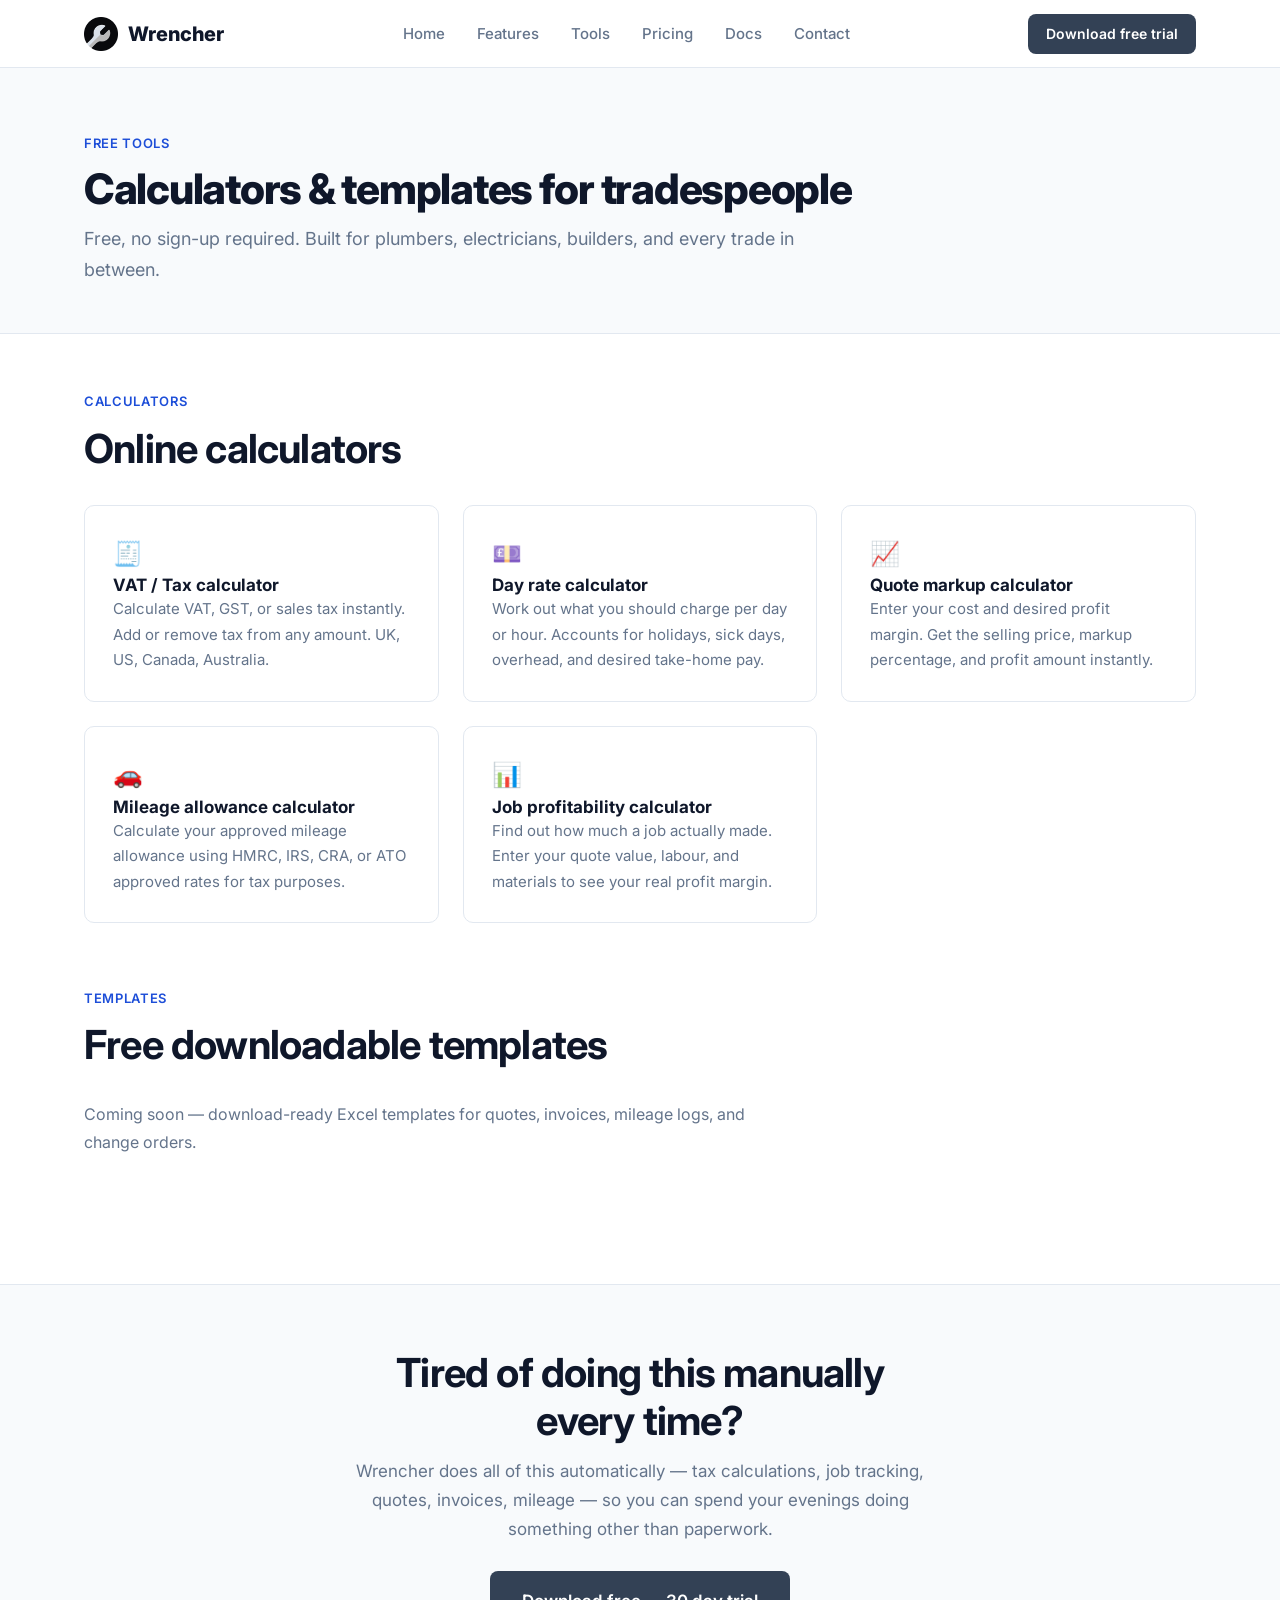
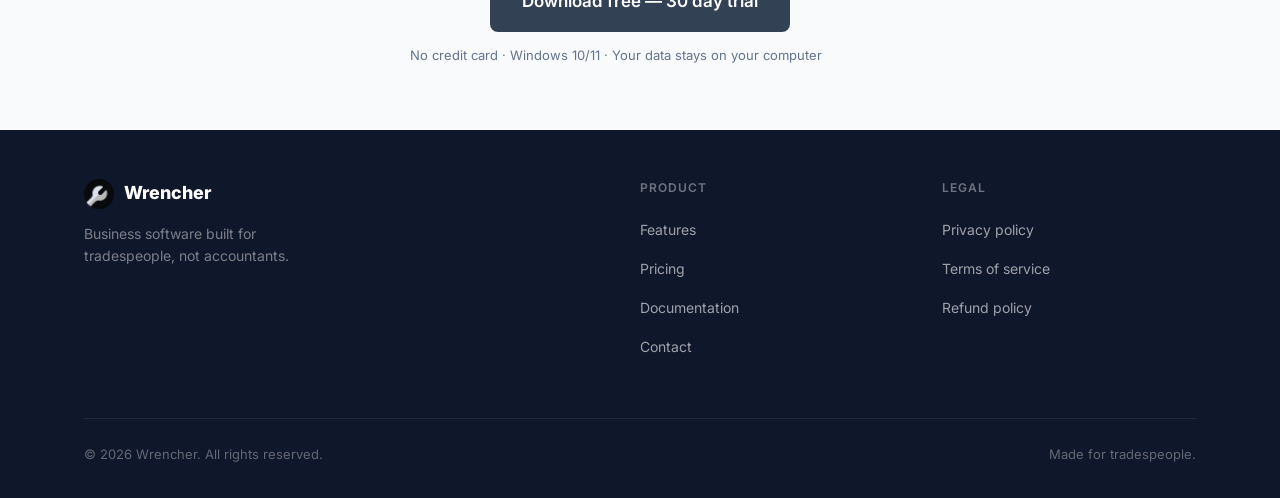
<file: tools/index.html>
<!DOCTYPE html>
<html lang="en">
<head>
  <meta charset="UTF-8">
  <meta name="viewport" content="width=device-width, initial-scale=1.0">
  <title>Free Tools for Tradespeople — Calculators & Templates | Wrencher</title>
  <meta name="description" content="Free calculators and templates for tradespeople. VAT calculator, day rate calculator, mileage allowance, job profitability, quote markup. UK, US, Canada, Australia.">
  <link rel="icon" href="../assets/img/favicon.png">
  <link rel="stylesheet" href="../assets/css/style.css">
  <link href="https://fonts.googleapis.com/css2?family=Inter:wght@400;500;600;700;800&display=swap" rel="stylesheet">
  <script defer src="https://cdn.vercel-insights.com/v1/script.js"></script>
  <script defer src="https://cloud.umami.is/script.js" data-website-id="907d2de6-1e8d-4fe0-9528-f3a0af5a8998"></script>
</head>
<body>

<nav class="nav">
  <div class="nav__inner">
    <a href="../index.html" class="nav__brand"><img src="../assets/img/logo.png" alt="Wrencher logo">Wrencher</a>
    <ul class="nav__links">
      <li><a href="../index.html">Home</a></li>
      <li><a href="../features.html">Features</a></li>
      <li><a href="index.html">Tools</a></li>
      <li><a href="../pricing.html">Pricing</a></li>
      <li><a href="../docs.html">Docs</a></li>
      <li><a href="../contact.html">Contact</a></li>
    </ul>
    <div class="nav__cta">
      <a data-umami-event="download-click" href="https://github.com/balogtibike/wrencher/releases/latest/download/WrencherSetup.exe" class="btn btn-primary" style="height:40px;padding:0 18px;font-size:14px;">Download free trial</a>
    </div>
    <button class="nav__hamburger" aria-label="Menu"><span></span><span></span><span></span></button>
  </div>
</nav>

<div class="page-header">
  <div class="container">
    <span class="section__label">Free tools</span>
    <h1>Calculators &amp; templates for tradespeople</h1>
    <p>Free, no sign-up required. Built for plumbers, electricians, builders, and every trade in between.</p>
  </div>
</div>

<section class="section" style="padding-top:56px;">
  <div class="container">

    <span class="section__label">Calculators</span>
    <h2 style="margin-bottom:32px;">Online calculators</h2>

    <div style="display:grid;grid-template-columns:repeat(3,1fr);gap:24px;margin-bottom:64px;">

      <a href="tax-calculator.html" style="text-decoration:none;">
        <div class="feat-card" style="height:100%;cursor:pointer;">
          <div class="feat-card__header">
            <span style="font-size:24px;">🧾</span>
            <h3 class="feat-card__title" style="margin:0;">VAT / Tax calculator</h3>
          </div>
          <p style="font-size:15px;color:var(--steel);margin:0;">Calculate VAT, GST, or sales tax instantly. Add or remove tax from any amount. UK, US, Canada, Australia.</p>
        </div>
      </a>

      <a href="day-rate-calculator.html" style="text-decoration:none;">
        <div class="feat-card" style="height:100%;cursor:pointer;">
          <div class="feat-card__header">
            <span style="font-size:24px;">💷</span>
            <h3 class="feat-card__title" style="margin:0;">Day rate calculator</h3>
          </div>
          <p style="font-size:15px;color:var(--steel);margin:0;">Work out what you should charge per day or hour. Accounts for holidays, sick days, overhead, and desired take-home pay.</p>
        </div>
      </a>

      <a href="markup-calculator.html" style="text-decoration:none;">
        <div class="feat-card" style="height:100%;cursor:pointer;">
          <div class="feat-card__header">
            <span style="font-size:24px;">📈</span>
            <h3 class="feat-card__title" style="margin:0;">Quote markup calculator</h3>
          </div>
          <p style="font-size:15px;color:var(--steel);margin:0;">Enter your cost and desired profit margin. Get the selling price, markup percentage, and profit amount instantly.</p>
        </div>
      </a>

      <a href="mileage-calculator.html" style="text-decoration:none;">
        <div class="feat-card" style="height:100%;cursor:pointer;">
          <div class="feat-card__header">
            <span style="font-size:24px;">🚗</span>
            <h3 class="feat-card__title" style="margin:0;">Mileage allowance calculator</h3>
          </div>
          <p style="font-size:15px;color:var(--steel);margin:0;">Calculate your approved mileage allowance using HMRC, IRS, CRA, or ATO approved rates for tax purposes.</p>
        </div>
      </a>

      <a href="profitability-calculator.html" style="text-decoration:none;">
        <div class="feat-card" style="height:100%;cursor:pointer;">
          <div class="feat-card__header">
            <span style="font-size:24px;">📊</span>
            <h3 class="feat-card__title" style="margin:0;">Job profitability calculator</h3>
          </div>
          <p style="font-size:15px;color:var(--steel);margin:0;">Find out how much a job actually made. Enter your quote value, labour, and materials to see your real profit margin.</p>
        </div>
      </a>

    </div>

    <span class="section__label">Templates</span>
    <h2 style="margin-bottom:32px;">Free downloadable templates</h2>
    <p style="color:var(--steel);margin-bottom:32px;font-size:16px;">Coming soon — download-ready Excel templates for quotes, invoices, mileage logs, and change orders.</p>

  </div>
</section>

<!-- CTA -->
<section style="background:var(--paper);padding:64px 0;border-top:1px solid var(--rule);">
  <div class="container" style="max-width:640px;text-align:center;">
    <h2 style="margin-bottom:12px;">Tired of doing this manually every time?</h2>
    <p style="color:var(--steel);font-size:17px;margin:0 auto 28px;">Wrencher does all of this automatically — tax calculations, job tracking, quotes, invoices, mileage — so you can spend your evenings doing something other than paperwork.</p>
    <a data-umami-event="download-click" href="https://github.com/balogtibike/wrencher/releases/latest/download/WrencherSetup.exe" class="btn btn-primary btn-lg">Download free — 30 day trial</a>
    <p style="margin-top:12px;font-size:13px;color:var(--steel);">No credit card · Windows 10/11 · Your data stays on your computer</p>
  </div>
</section>

<footer class="footer">
  <div class="container">
    <div class="footer__inner" style="grid-template-columns:2fr 1fr 1fr;">
      <div><a href="../index.html" class="footer__brand"><img src="../assets/img/logo.png" alt="Wrencher">Wrencher</a><p class="footer__tagline">Business software built for tradespeople, not accountants.</p></div>
      <div class="footer__col"><h5>Product</h5><ul><li><a href="../features.html">Features</a></li><li><a href="../pricing.html">Pricing</a></li><li><a href="../docs.html">Documentation</a></li><li><a href="../contact.html">Contact</a></li></ul></div>
      <div class="footer__col"><h5>Legal</h5><ul><li><a href="../privacy.html">Privacy policy</a></li><li><a href="../terms.html">Terms of service</a></li><li><a href="../refund.html">Refund policy</a></li></ul></div>
    </div>
    <div class="footer__bottom"><span class="footer__copy">© 2026 Wrencher. All rights reserved.</span><span class="footer__copy">Made for tradespeople.</span></div>
  </div>
</footer>
<script src="../assets/js/main.js"></script>
</body>
</html>
</file>
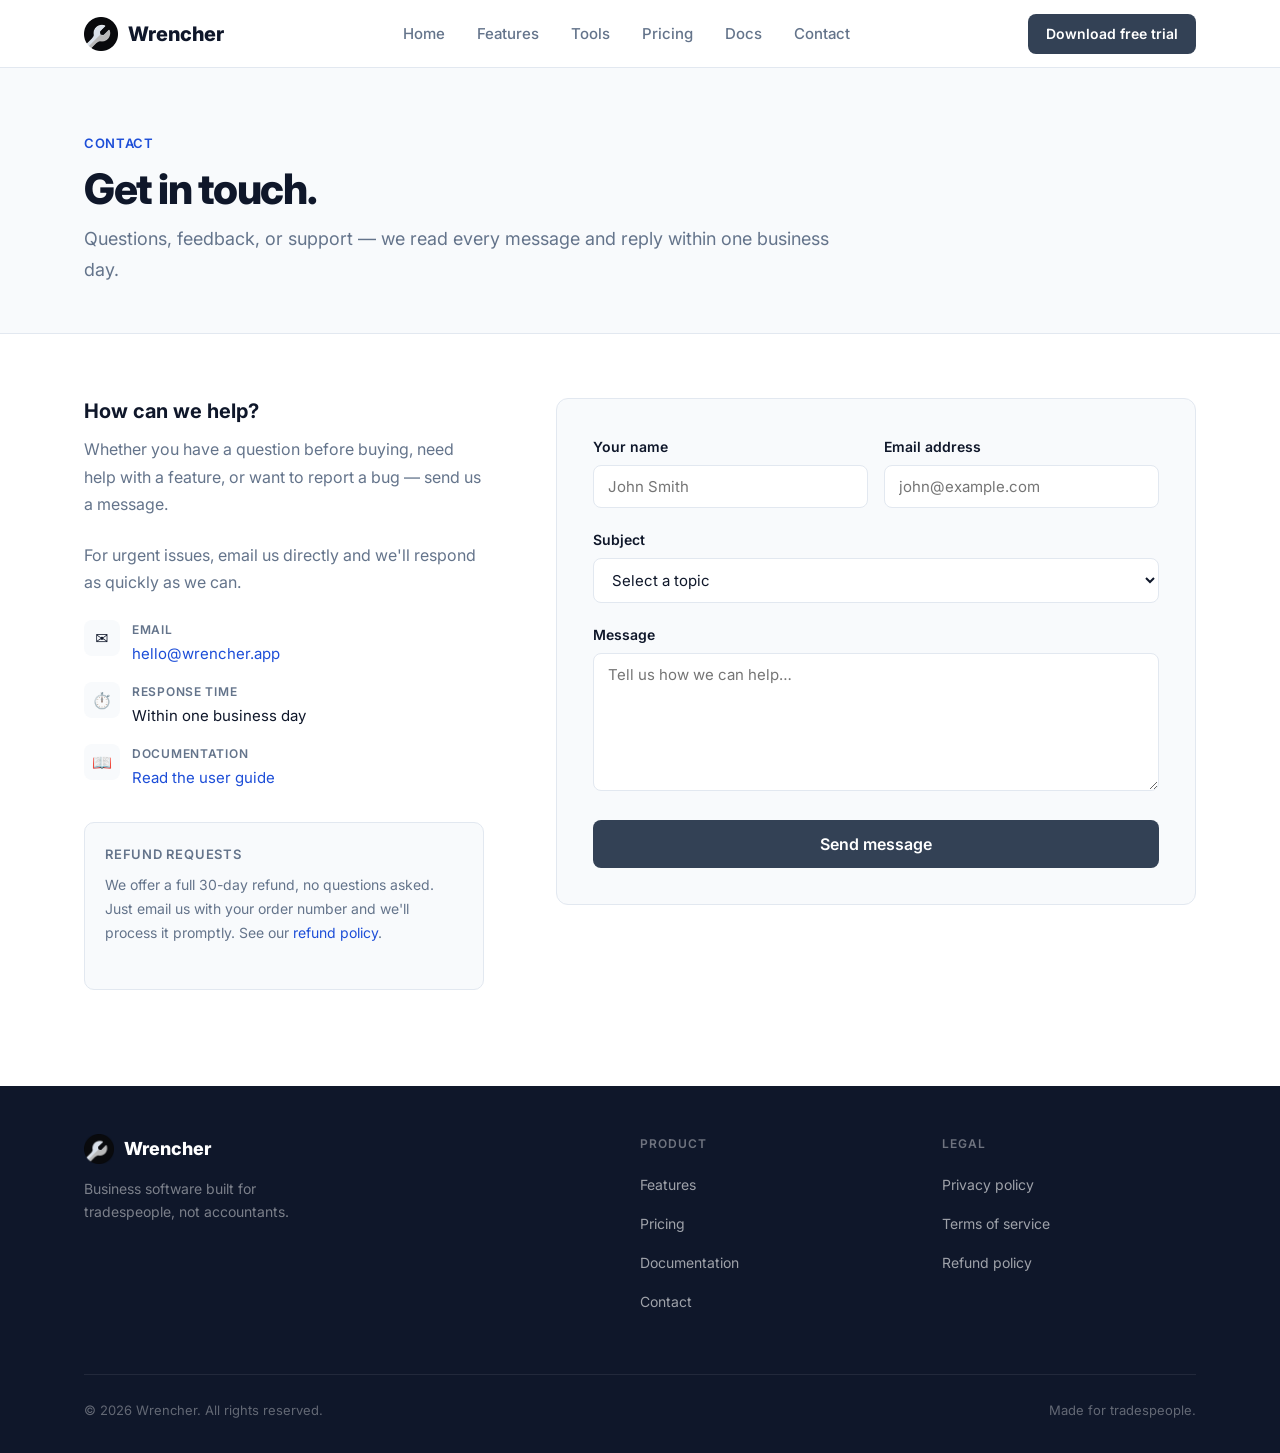
<file: contact.html>
<!DOCTYPE html>
<html lang="en">
<head>
  <meta charset="UTF-8">
  <meta name="viewport" content="width=device-width, initial-scale=1.0">
  <link rel="canonical" href="https://www.wrencher.app/contact.html">
  <title>Contact — Wrencher</title>
  <meta name="description" content="Get in touch with the Wrencher team. We respond within one business day.">
  <link rel="icon" href="assets/img/favicon.png">
  <link rel="apple-touch-icon" href="assets/img/logo.png">
  <link rel="stylesheet" href="assets/css/style.css">
  <link href="https://fonts.googleapis.com/css2?family=Inter:wght@400;500;600;700;800&display=swap" rel="stylesheet">
  <script defer src="https://cdn.vercel-insights.com/v1/script.js"></script>
  <script defer src="https://cloud.umami.is/script.js" data-website-id="907d2de6-1e8d-4fe0-9528-f3a0af5a8998"></script>
</head>
<body>

<nav class="nav">
  <div class="nav__inner">
    <a href="index.html" class="nav__brand"><img src="assets/img/logo.png" alt="Wrencher logo">Wrencher</a>
    <ul class="nav__links">
      <li><a href="index.html">Home</a></li>
      <li><a href="features.html">Features</a></li>
      <li><a href="tools/index.html">Tools</a></li>
      <li><a href="pricing.html">Pricing</a></li>
      <li><a href="docs.html">Docs</a></li>
      <li><a href="contact.html">Contact</a></li>
    </ul>
    <div class="nav__cta">
      <a data-umami-event="download-click" href="https://github.com/balogtibike/wrencher/releases/latest/download/WrencherSetup.exe" class="btn btn-primary" style="height:40px;padding:0 18px;font-size:14px;">Download free trial</a>
    </div>
    <button class="nav__hamburger" aria-label="Menu"><span></span><span></span><span></span></button>
  </div>
</nav>

<div class="page-header">
  <div class="container">
    <span class="section__label">Contact</span>
    <h1>Get in touch.</h1>
    <p>Questions, feedback, or support — we read every message and reply within one business day.</p>
  </div>
</div>

<section class="section" style="padding-top:64px;">
  <div class="container">
    <div class="contact__grid">
      <div class="contact__info">
        <h3>How can we help?</h3>
        <p>Whether you have a question before buying, need help with a feature, or want to report a bug — send us a message.</p>
        <p>For urgent issues, email us directly and we'll respond as quickly as we can.</p>
        <div class="contact__item">
          <div class="contact__item-icon">✉️</div>
          <div class="contact__item-text">
            <div class="contact__item-label">Email</div>
            <a href="&#109;&#97;&#105;&#108;&#116;&#111;&#58;&#104;&#101;&#108;&#108;&#111;&#64;&#119;&#114;&#101;&#110;&#99;&#104;&#101;&#114;&#46;&#97;&#112;&#112;">hello&#64;wrencher&#46;app</a>
          </div>
        </div>
        <div class="contact__item">
          <div class="contact__item-icon">⏱️</div>
          <div class="contact__item-text">
            <div class="contact__item-label">Response time</div>
            Within one business day
          </div>
        </div>
        <div class="contact__item">
          <div class="contact__item-icon">📖</div>
          <div class="contact__item-text">
            <div class="contact__item-label">Documentation</div>
            <a href="docs.html">Read the user guide</a>
          </div>
        </div>
        <div style="margin-top:32px;padding:20px;background:var(--paper);border-radius:var(--radius);border:1px solid var(--rule);">
          <h4 style="font-size:13px;margin-bottom:8px;">Refund requests</h4>
          <p style="font-size:14px;color:var(--steel);max-width:none;">We offer a full 30-day refund, no questions asked. Just email us with your order number and we'll process it promptly. See our <a href="refund.html">refund policy</a>.</p>
        </div>
      </div>
      <div>
        <form id="contact-form" class="contact__form">
          <input type="hidden" name="access_key" value="YOUR_WEB3FORMS_ACCESS_KEY">
          <input type="hidden" name="subject" value="Wrencher contact form">
          <input type="hidden" name="from_name" value="Wrencher Website">
          <div class="form-row">
            <div class="form-group">
              <label for="name">Your name</label>
              <input type="text" id="name" name="name" required placeholder="John Smith">
            </div>
            <div class="form-group">
              <label for="email">Email address</label>
              <input type="email" id="email" name="email" required placeholder="john@example.com">
            </div>
          </div>
          <div class="form-group">
            <label for="subject-field">Subject</label>
            <select id="subject-field" name="topic">
              <option value="">Select a topic</option>
              <option value="Pre-sales question">Pre-sales question</option>
              <option value="Technical support">Technical support</option>
              <option value="Licensing / activation">Licensing / activation</option>
              <option value="Refund request">Refund request</option>
              <option value="Feature request">Feature request</option>
              <option value="Bug report">Bug report</option>
              <option value="Other">Other</option>
            </select>
          </div>
          <div class="form-group">
            <label for="message">Message</label>
            <textarea id="message" name="message" required placeholder="Tell us how we can help…" rows="6"></textarea>
          </div>
          <button type="submit" class="btn btn-primary" style="width:100%;justify-content:center;font-size:16px;padding:14px;">Send message</button>
        </form>
        <div id="form-success" class="form-success" style="display:none;margin-top:16px;">✓ Message sent — we'll reply within one business day.</div>
      </div>
    </div>
  </div>
</section>

<footer class="footer">
  <div class="container">
    <div class="footer__inner" style="grid-template-columns:2fr 1fr 1fr;">
      <div><a href="index.html" class="footer__brand"><img src="assets/img/logo.png" alt="Wrencher">Wrencher</a><p class="footer__tagline">Business software built for tradespeople, not accountants.</p></div>
      <div class="footer__col"><h5>Product</h5><ul><li><a href="features.html">Features</a></li><li><a href="pricing.html">Pricing</a></li><li><a href="docs.html">Documentation</a></li><li><a href="contact.html">Contact</a></li></ul></div>
      <div class="footer__col"><h5>Legal</h5><ul><li><a href="privacy.html">Privacy policy</a></li><li><a href="terms.html">Terms of service</a></li><li><a href="refund.html">Refund policy</a></li></ul></div>
    </div>
    <div class="footer__bottom"><span class="footer__copy">© 2026 Wrencher. All rights reserved.</span><span class="footer__copy">Made for tradespeople.</span></div>
  </div>
</footer>
<script src="assets/js/main.js"></script>
</body>
</html>
</file>
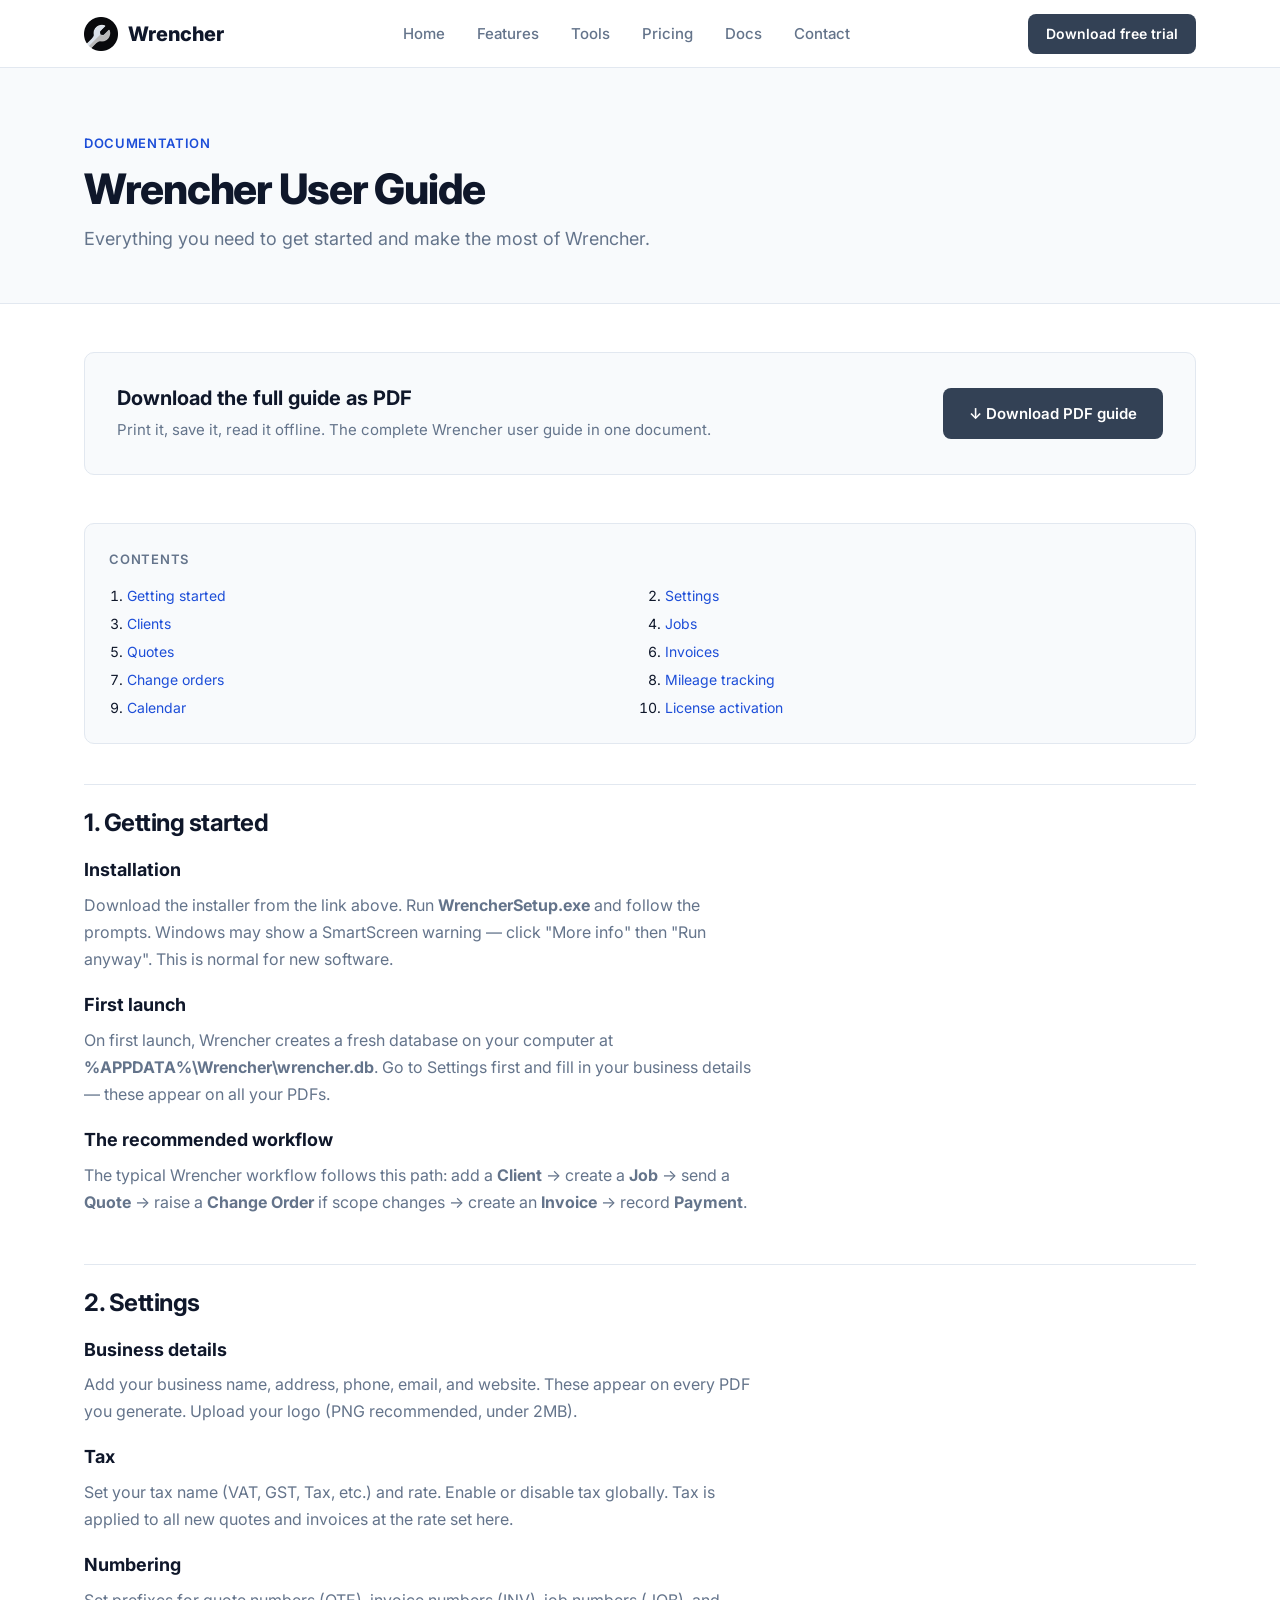
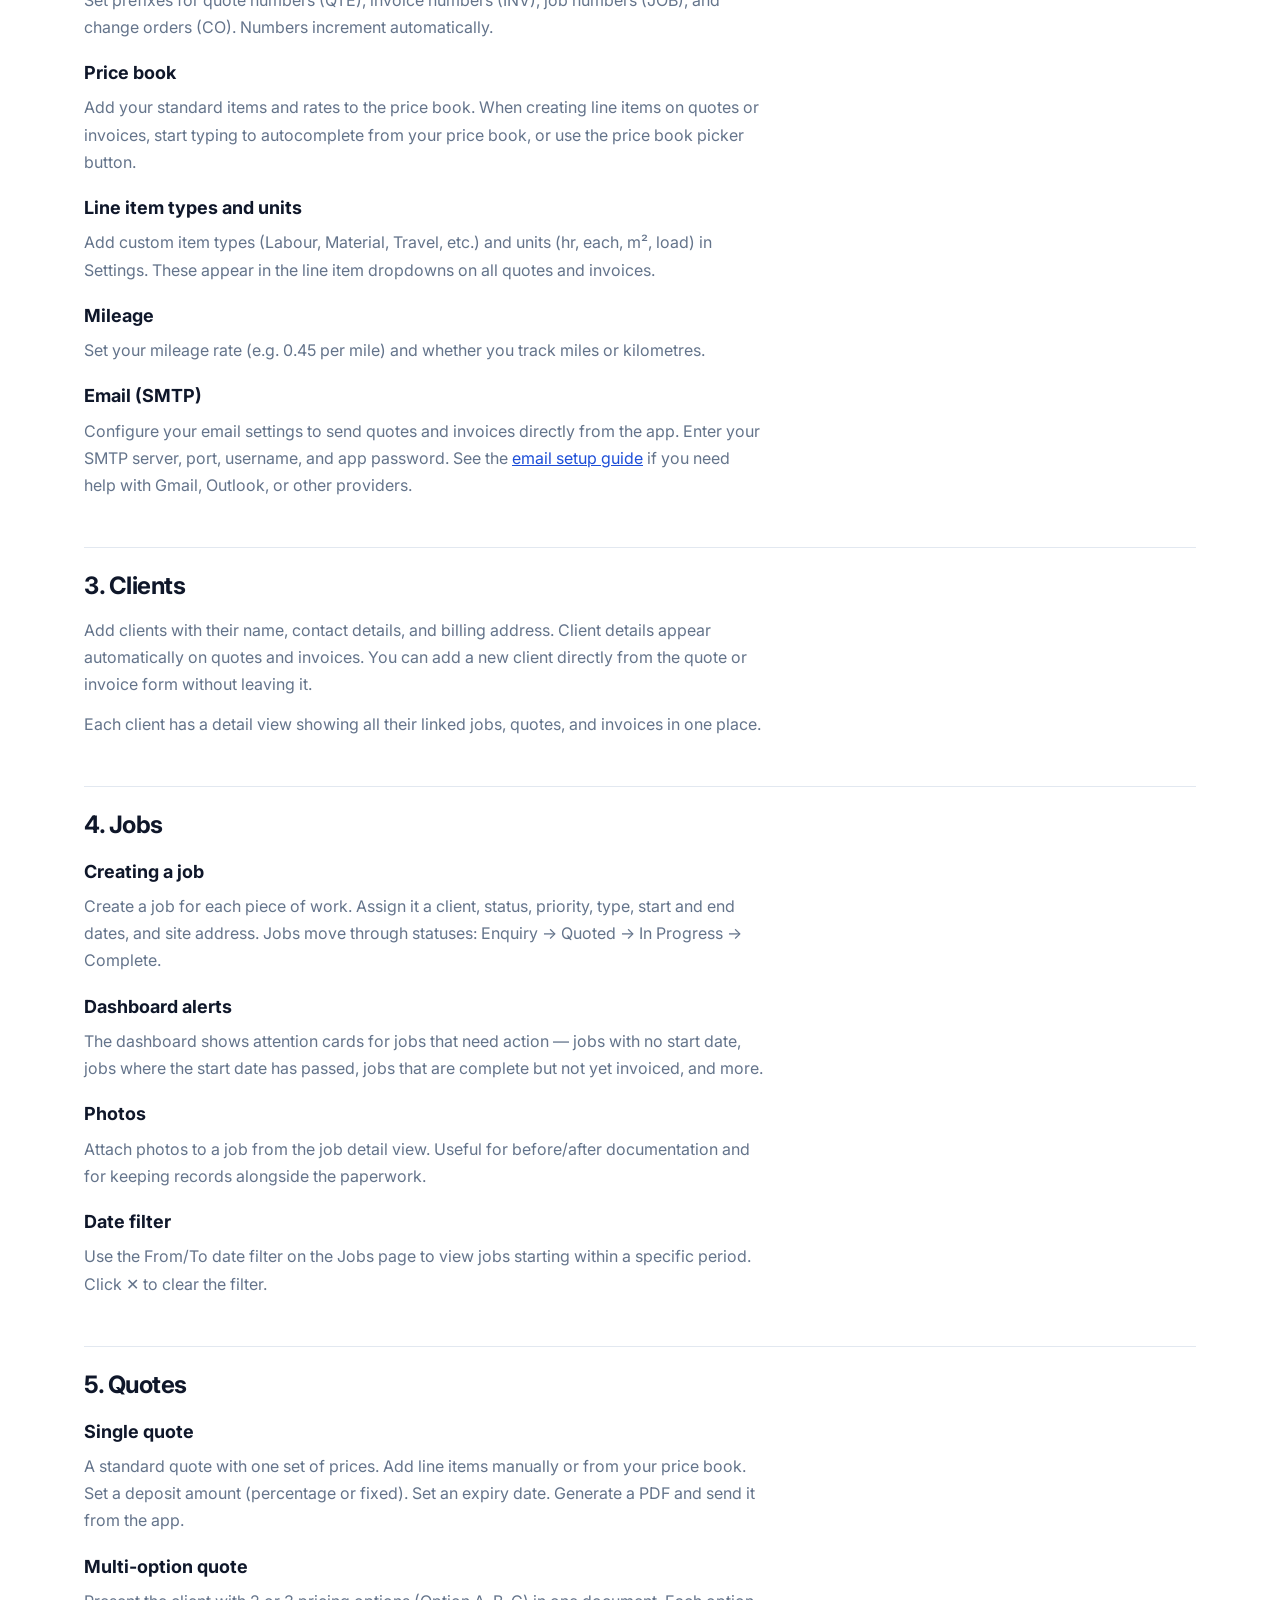
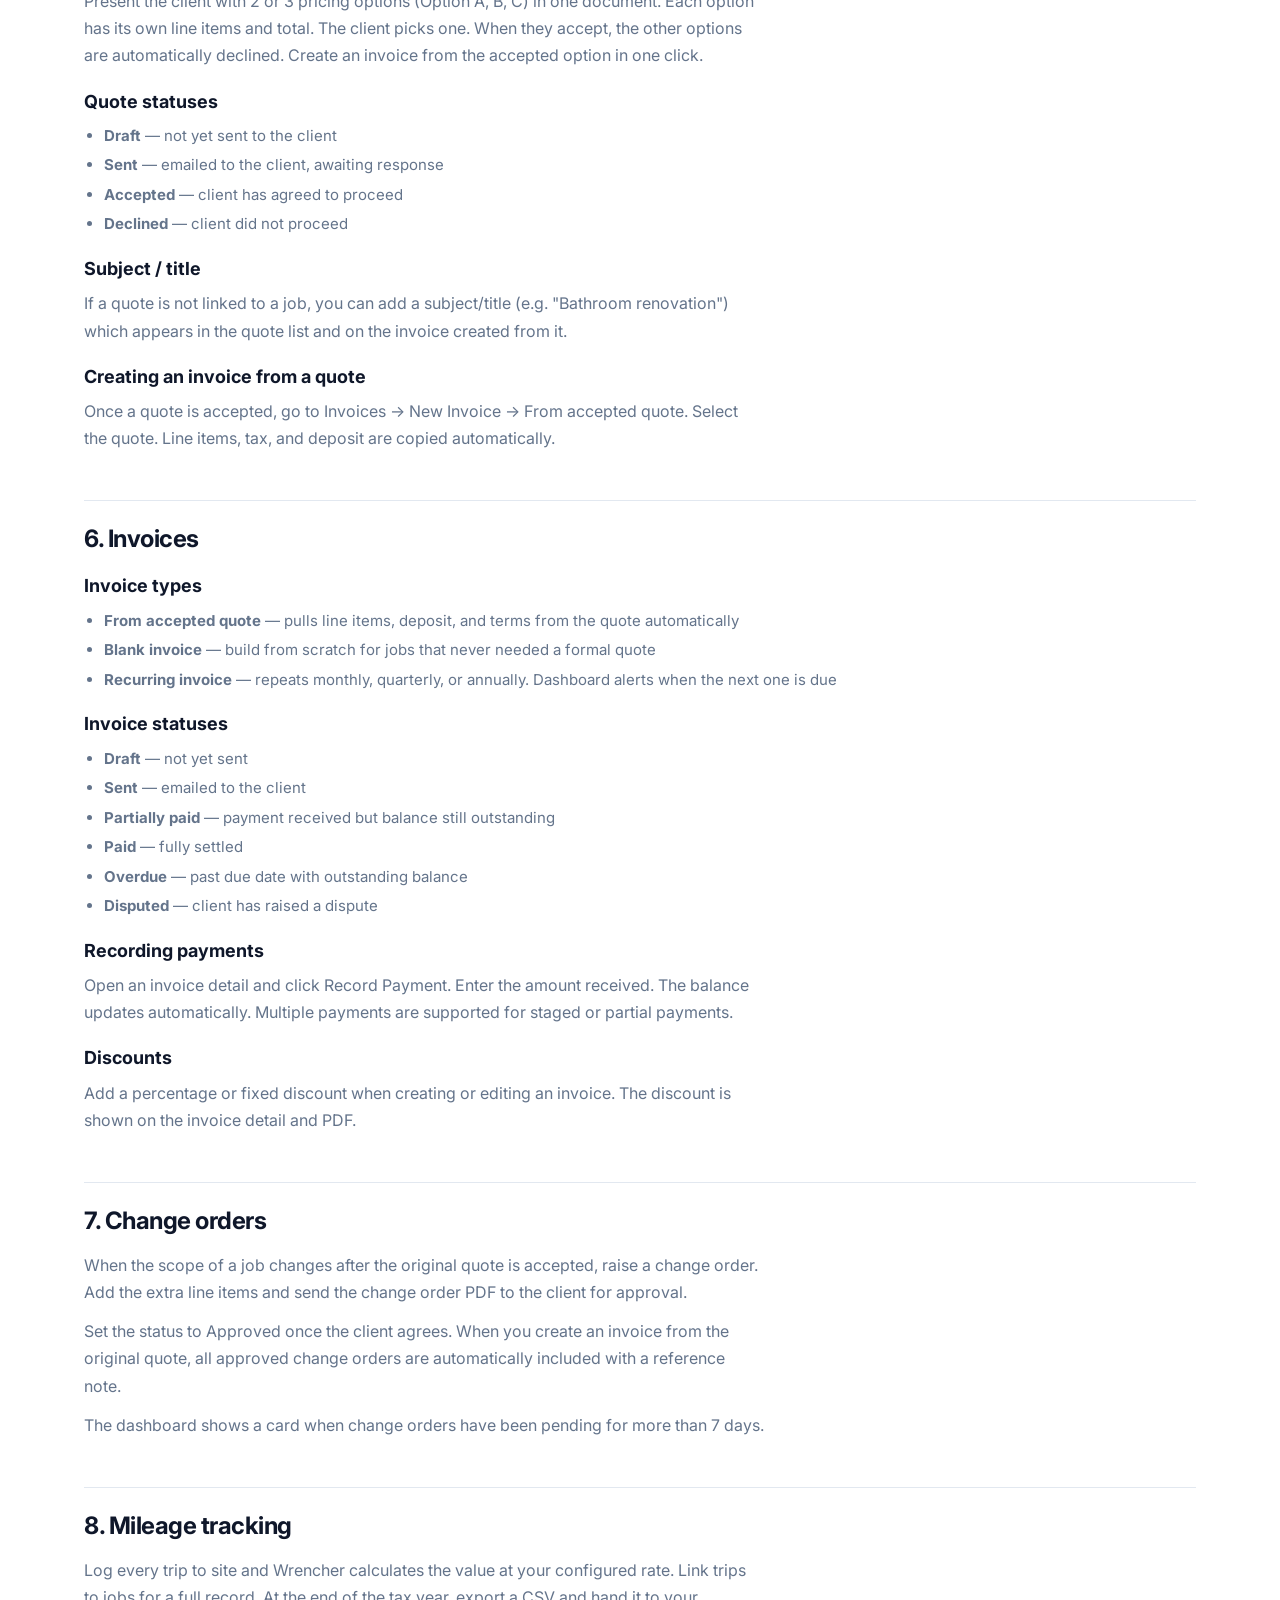
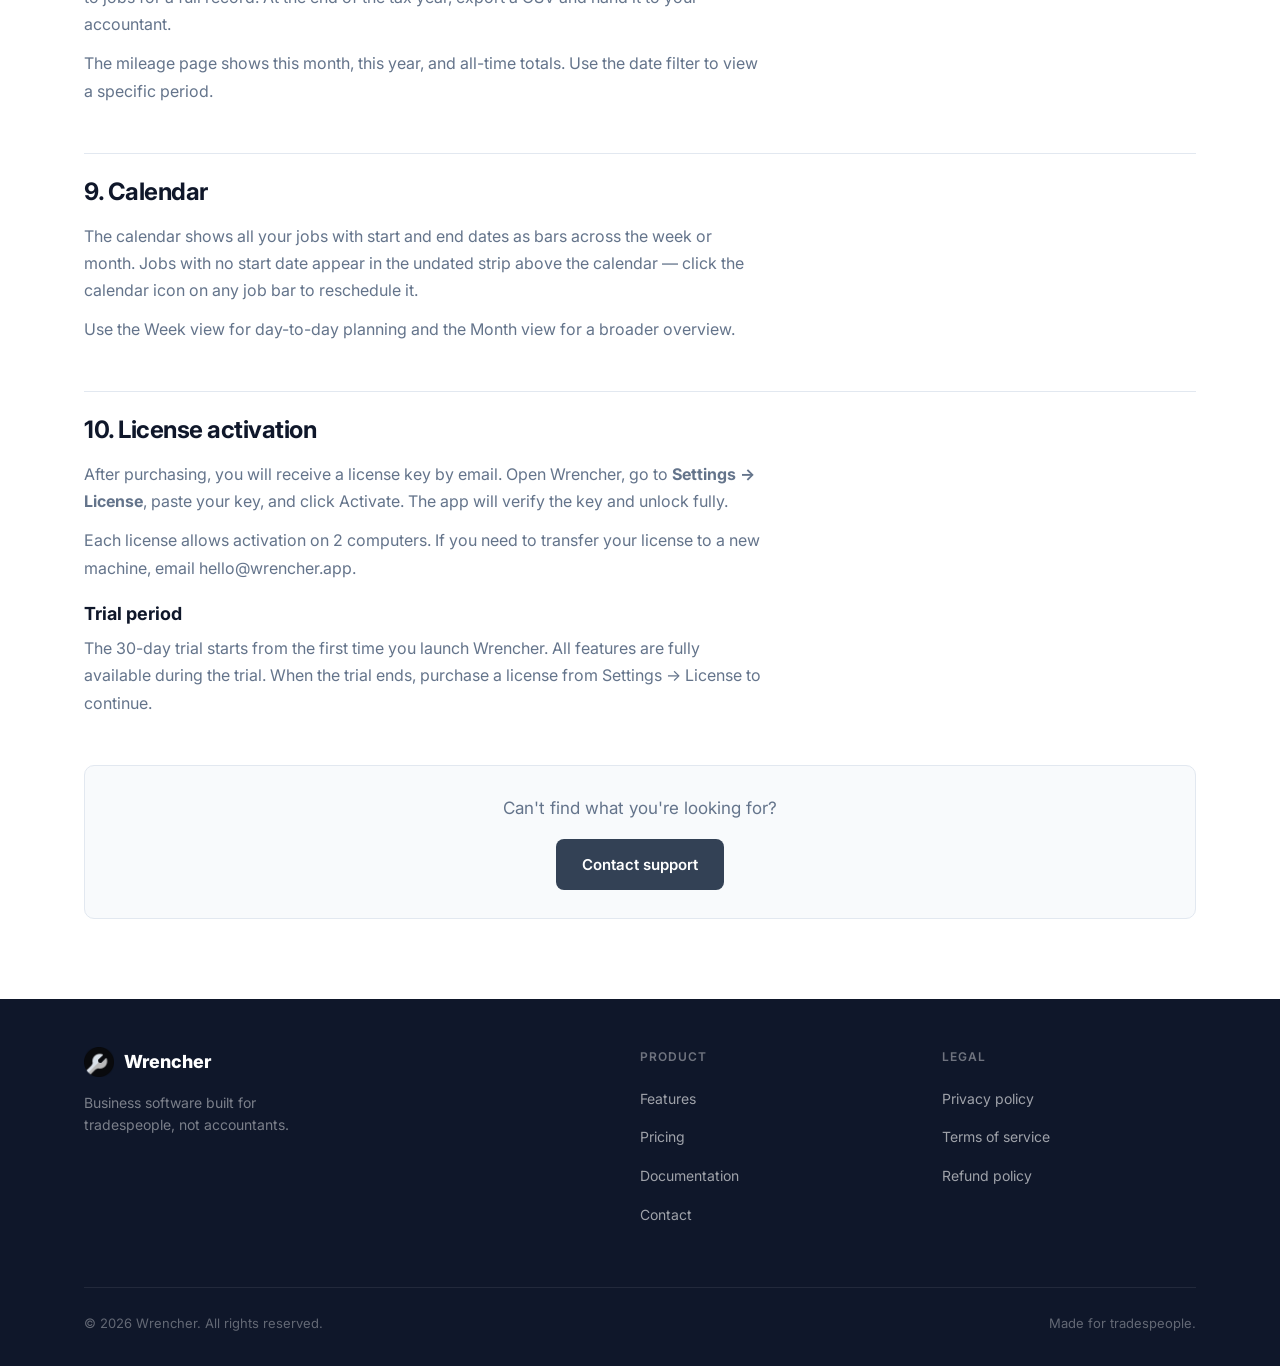
<file: docs.html>
<!DOCTYPE html>
<html lang="en">
<head>
  <meta charset="UTF-8">
  <meta name="viewport" content="width=device-width, initial-scale=1.0">
  <link rel="canonical" href="https://www.wrencher.app/docs.html">
  <title>Documentation — Wrencher</title>
  <meta name="description" content="Wrencher user guide — learn how to use every feature. Download the PDF or read online.">
  <link rel="icon" href="assets/img/favicon.png">
  <link rel="apple-touch-icon" href="assets/img/logo.png">
  <link rel="stylesheet" href="assets/css/style.css">
  <link href="https://fonts.googleapis.com/css2?family=Inter:wght@400;500;600;700;800&display=swap" rel="stylesheet">
  <style>
    /* Email popup */
    .email-popup-overlay {
      display: none; position: fixed; inset: 0; z-index: 1000;
      background: rgba(15,23,42,.7);
      align-items: center; justify-content: center; padding: 24px;
    }
    .email-popup-overlay.open { display: flex; }
    .email-popup {
      background: var(--white); border-radius: 12px;
      padding: 36px; max-width: 680px; width: 100%;
      max-height: 88vh; overflow-y: auto;
      box-shadow: 0 24px 80px rgba(0,0,0,.3);
      position: relative;
    }
    .email-popup h3 { margin-bottom: 6px; }
    .email-popup .ep-close {
      position: absolute; top: 16px; right: 16px;
      background: var(--paper); border: none; border-radius: 50%;
      width: 32px; height: 32px; font-size: 18px; cursor: pointer;
      display: flex; align-items: center; justify-content: center;
      color: var(--steel);
    }
    .email-popup .ep-close:hover { background: var(--rule); }
    .email-tab-bar {
      display: flex; gap: 4px; margin: 20px 0 16px;
      border-bottom: 1px solid var(--rule); padding-bottom: 0;
    }
    .email-tab {
      padding: 8px 16px; border: none; background: none;
      font-family: inherit; font-size: 14px; font-weight: 600;
      color: var(--steel); cursor: pointer; border-bottom: 2px solid transparent;
      margin-bottom: -1px;
    }
    .email-tab.active { color: var(--ink); border-bottom-color: var(--slate); }
    .email-tab-content { display: none; }
    .email-tab-content.active { display: block; }
    .email-tab-content ol { padding-left: 20px; }
    .email-tab-content li { font-size: 15px; color: var(--steel); margin-bottom: 8px; line-height: 1.6; }
    .email-tab-content strong { color: var(--ink); }
    .email-tab-content code {
      background: var(--paper); padding: 1px 6px; border-radius: 4px;
      font-size: 13px; color: var(--ink);
    }
    .email-note {
      margin-top: 16px; padding: 14px 16px;
      background: #eff6ff; border-radius: 8px;
      font-size: 14px; color: var(--blue);
    }
    /* Docs body full width like other pages */
    .docs-body { max-width: var(--max); margin: 0 auto; padding: 48px 24px 80px; }
    .docs__link { color: var(--blue); cursor: pointer; text-decoration: underline; }
    .docs__link:hover { color: var(--blue-h); }
  </style>
  <script defer src="https://cdn.vercel-insights.com/v1/script.js"></script>
  <script defer src="https://cloud.umami.is/script.js" data-website-id="907d2de6-1e8d-4fe0-9528-f3a0af5a8998"></script>
</head>
<body>

<!-- Email setup popup -->
<div class="email-popup-overlay" id="email-popup" onclick="closeEmailPopup(event)">
  <div class="email-popup">
    <button class="ep-close" onclick="closeEmailPopupBtn()">×</button>
    <h3>Email setup guide</h3>
    <p style="color:var(--steel);font-size:15px;">Configure your email app to send quotes and invoices directly from Wrencher. Choose your email provider below.</p>
    <div class="email-tab-bar">
      <button class="email-tab active" onclick="showEmailTab('gmail')">Gmail</button>
      <button class="email-tab" onclick="showEmailTab('outlook')">Outlook / Hotmail</button>
      <button class="email-tab" onclick="showEmailTab('yahoo')">Yahoo Mail</button>
      <button class="email-tab" onclick="showEmailTab('other')">Other / Custom</button>
    </div>

    <div class="email-tab-content active" id="tab-gmail">
      <ol>
        <li>Go to your Google Account → <strong>Security</strong> → scroll to <strong>How you sign in to Google</strong></li>
        <li>Enable <strong>2-Step Verification</strong> if not already on (required for app passwords)</li>
        <li>Search for <strong>App passwords</strong> in your Google Account settings</li>
        <li>Select app: <strong>Mail</strong>, device: <strong>Windows Computer</strong>, click <strong>Generate</strong></li>
        <li>Copy the 16-character password shown (spaces don't matter)</li>
        <li>In Wrencher Settings → Email, enter:<br>
          <strong>SMTP host:</strong> <code>smtp.gmail.com</code><br>
          <strong>Port:</strong> <code>587</code><br>
          <strong>Username:</strong> your full Gmail address<br>
          <strong>Password:</strong> the 16-character app password<br>
          <strong>TLS:</strong> enabled
        </li>
        <li>Click <strong>Send test email</strong> to verify</li>
      </ol>
      <div class="email-note">💡 Use your Gmail address as the "From" email in Wrencher Settings → Business Details.</div>
    </div>

    <div class="email-tab-content" id="tab-outlook">
      <ol>
        <li>Go to <strong>account.microsoft.com</strong> → Security → <strong>Advanced security options</strong></li>
        <li>Enable <strong>Two-step verification</strong></li>
        <li>Under <strong>App passwords</strong>, click <strong>Create a new app password</strong></li>
        <li>Copy the generated password</li>
        <li>In Wrencher Settings → Email, enter:<br>
          <strong>SMTP host:</strong> <code>smtp.office365.com</code><br>
          <strong>Port:</strong> <code>587</code><br>
          <strong>Username:</strong> your full Outlook/Hotmail address<br>
          <strong>Password:</strong> the app password<br>
          <strong>TLS:</strong> enabled
        </li>
        <li>Click <strong>Send test email</strong> to verify</li>
      </ol>
      <div class="email-note">💡 For personal @hotmail.com or @live.com accounts, use the same steps — the SMTP server is the same.</div>
    </div>

    <div class="email-tab-content" id="tab-yahoo">
      <ol>
        <li>Sign in to Yahoo Mail → click your profile icon → <strong>Account Security</strong></li>
        <li>Enable <strong>Two-step verification</strong></li>
        <li>Scroll to <strong>Generate app password</strong>, choose <strong>Other app</strong>, name it "Wrencher"</li>
        <li>Copy the generated password</li>
        <li>In Wrencher Settings → Email, enter:<br>
          <strong>SMTP host:</strong> <code>smtp.mail.yahoo.com</code><br>
          <strong>Port:</strong> <code>587</code><br>
          <strong>Username:</strong> your full Yahoo address<br>
          <strong>Password:</strong> the app password<br>
          <strong>TLS:</strong> enabled
        </li>
        <li>Click <strong>Send test email</strong> to verify</li>
      </ol>
    </div>

    <div class="email-tab-content" id="tab-other">
      <p style="color:var(--steel);font-size:15px;margin-bottom:12px;">For a custom domain email (e.g. hello@yourcompany.com), you need the SMTP details from your email host. These are typically found in your hosting control panel or welcome email.</p>
      <ol>
        <li>Log in to your email hosting control panel (cPanel, Namecheap, Zoho, etc.)</li>
        <li>Find the section labelled <strong>Email Accounts</strong> or <strong>SMTP settings</strong></li>
        <li>Note down: SMTP server, port (usually 587 or 465), username, and password</li>
        <li>In Wrencher Settings → Email, enter those details</li>
        <li>Enable TLS if your host supports it (port 587 = TLS, port 465 = SSL)</li>
        <li>Click <strong>Send test email</strong> to verify</li>
      </ol>
      <div class="email-note">💡 Still stuck? Email us at <a href="&#109;&#97;&#105;&#108;&#116;&#111;&#58;&#104;&#101;&#108;&#108;&#111;&#64;&#119;&#114;&#101;&#110;&#99;&#104;&#101;&#114;&#46;&#97;&#112;&#112;">hello&#64;wrencher&#46;app</a> with your email provider name and we'll help.</div>
    </div>
  </div>
</div>

<nav class="nav">
  <div class="nav__inner">
    <a href="index.html" class="nav__brand"><img src="assets/img/logo.png" alt="Wrencher logo">Wrencher</a>
    <ul class="nav__links">
      <li><a href="index.html">Home</a></li>
      <li><a href="features.html">Features</a></li>
      <li><a href="tools/index.html">Tools</a></li>
      <li><a href="pricing.html">Pricing</a></li>
      <li><a href="docs.html">Docs</a></li>
      <li><a href="contact.html">Contact</a></li>
    </ul>
    <div class="nav__cta">
      <a data-umami-event="download-click" href="https://github.com/balogtibike/wrencher/releases/latest/download/WrencherSetup.exe" class="btn btn-primary" style="height:40px;padding:0 18px;font-size:14px;">Download free trial</a>
    </div>
    <button class="nav__hamburger" aria-label="Menu"><span></span><span></span><span></span></button>
  </div>
</nav>

<div class="page-header">
  <div class="container">
    <span class="section__label">Documentation</span>
    <h1>Wrencher User Guide</h1>
    <p>Everything you need to get started and make the most of Wrencher.</p>
  </div>
</div>

<div class="docs-body">

  <!-- PDF download -->
  <div class="docs__download">
    <div>
      <h3>Download the full guide as PDF</h3>
      <p>Print it, save it, read it offline. The complete Wrencher user guide in one document.</p>
    </div>
    <a href="assets/docs/wrencher-user-guide.pdf" class="btn btn-primary" download>↓ Download PDF guide</a>
  </div>

  <!-- Table of contents -->
  <div class="docs__toc">
    <h4>Contents</h4>
    <ol>
      <li><a href="#getting-started">Getting started</a></li>
      <li><a href="#settings">Settings</a></li>
      <li><a href="#clients">Clients</a></li>
      <li><a href="#jobs">Jobs</a></li>
      <li><a href="#quotes">Quotes</a></li>
      <li><a href="#invoices">Invoices</a></li>
      <li><a href="#change-orders">Change orders</a></li>
      <li><a href="#mileage">Mileage tracking</a></li>
      <li><a href="#calendar">Calendar</a></li>
      <li><a href="#license">License activation</a></li>
    </ol>
  </div>

  <!-- Getting started -->
  <div class="docs__section" id="getting-started">
    <h2>1. Getting started</h2>
    <h3>Installation</h3>
    <p>Download the installer from the link above. Run <strong>WrencherSetup.exe</strong> and follow the prompts. Windows may show a SmartScreen warning — click "More info" then "Run anyway". This is normal for new software.</p>
    <h3>First launch</h3>
    <p>On first launch, Wrencher creates a fresh database on your computer at <strong>%APPDATA%\Wrencher\wrencher.db</strong>. Go to Settings first and fill in your business details — these appear on all your PDFs.</p>
    <h3>The recommended workflow</h3>
    <p>The typical Wrencher workflow follows this path: add a <strong>Client</strong> → create a <strong>Job</strong> → send a <strong>Quote</strong> → raise a <strong>Change Order</strong> if scope changes → create an <strong>Invoice</strong> → record <strong>Payment</strong>.</p>
  </div>

  <!-- Settings -->
  <div class="docs__section" id="settings">
    <h2>2. Settings</h2>
    <h3>Business details</h3>
    <p>Add your business name, address, phone, email, and website. These appear on every PDF you generate. Upload your logo (PNG recommended, under 2MB).</p>
    <h3>Tax</h3>
    <p>Set your tax name (VAT, GST, Tax, etc.) and rate. Enable or disable tax globally. Tax is applied to all new quotes and invoices at the rate set here.</p>
    <h3>Numbering</h3>
    <p>Set prefixes for quote numbers (QTE), invoice numbers (INV), job numbers (JOB), and change orders (CO). Numbers increment automatically.</p>
    <h3>Price book</h3>
    <p>Add your standard items and rates to the price book. When creating line items on quotes or invoices, start typing to autocomplete from your price book, or use the price book picker button.</p>
    <h3>Line item types and units</h3>
    <p>Add custom item types (Labour, Material, Travel, etc.) and units (hr, each, m², load) in Settings. These appear in the line item dropdowns on all quotes and invoices.</p>
    <h3>Mileage</h3>
    <p>Set your mileage rate (e.g. 0.45 per mile) and whether you track miles or kilometres.</p>
    <h3>Email (SMTP)</h3>
    <p>Configure your email settings to send quotes and invoices directly from the app. Enter your SMTP server, port, username, and app password. See the <span class="docs__link" onclick="openEmailPopup()">email setup guide</span> if you need help with Gmail, Outlook, or other providers.</p>
  </div>

  <!-- Clients -->
  <div class="docs__section" id="clients">
    <h2>3. Clients</h2>
    <p>Add clients with their name, contact details, and billing address. Client details appear automatically on quotes and invoices. You can add a new client directly from the quote or invoice form without leaving it.</p>
    <p>Each client has a detail view showing all their linked jobs, quotes, and invoices in one place.</p>
  </div>

  <!-- Jobs -->
  <div class="docs__section" id="jobs">
    <h2>4. Jobs</h2>
    <h3>Creating a job</h3>
    <p>Create a job for each piece of work. Assign it a client, status, priority, type, start and end dates, and site address. Jobs move through statuses: Enquiry → Quoted → In Progress → Complete.</p>
    <h3>Dashboard alerts</h3>
    <p>The dashboard shows attention cards for jobs that need action — jobs with no start date, jobs where the start date has passed, jobs that are complete but not yet invoiced, and more.</p>
    <h3>Photos</h3>
    <p>Attach photos to a job from the job detail view. Useful for before/after documentation and for keeping records alongside the paperwork.</p>
    <h3>Date filter</h3>
    <p>Use the From/To date filter on the Jobs page to view jobs starting within a specific period. Click ✕ to clear the filter.</p>
  </div>

  <!-- Quotes -->
  <div class="docs__section" id="quotes">
    <h2>5. Quotes</h2>
    <h3>Single quote</h3>
    <p>A standard quote with one set of prices. Add line items manually or from your price book. Set a deposit amount (percentage or fixed). Set an expiry date. Generate a PDF and send it from the app.</p>
    <h3>Multi-option quote</h3>
    <p>Present the client with 2 or 3 pricing options (Option A, B, C) in one document. Each option has its own line items and total. The client picks one. When they accept, the other options are automatically declined. Create an invoice from the accepted option in one click.</p>
    <h3>Quote statuses</h3>
    <ul>
      <li><strong>Draft</strong> — not yet sent to the client</li>
      <li><strong>Sent</strong> — emailed to the client, awaiting response</li>
      <li><strong>Accepted</strong> — client has agreed to proceed</li>
      <li><strong>Declined</strong> — client did not proceed</li>
    </ul>
    <h3>Subject / title</h3>
    <p>If a quote is not linked to a job, you can add a subject/title (e.g. "Bathroom renovation") which appears in the quote list and on the invoice created from it.</p>
    <h3>Creating an invoice from a quote</h3>
    <p>Once a quote is accepted, go to Invoices → New Invoice → From accepted quote. Select the quote. Line items, tax, and deposit are copied automatically.</p>
  </div>

  <!-- Invoices -->
  <div class="docs__section" id="invoices">
    <h2>6. Invoices</h2>
    <h3>Invoice types</h3>
    <ul>
      <li><strong>From accepted quote</strong> — pulls line items, deposit, and terms from the quote automatically</li>
      <li><strong>Blank invoice</strong> — build from scratch for jobs that never needed a formal quote</li>
      <li><strong>Recurring invoice</strong> — repeats monthly, quarterly, or annually. Dashboard alerts when the next one is due</li>
    </ul>
    <h3>Invoice statuses</h3>
    <ul>
      <li><strong>Draft</strong> — not yet sent</li>
      <li><strong>Sent</strong> — emailed to the client</li>
      <li><strong>Partially paid</strong> — payment received but balance still outstanding</li>
      <li><strong>Paid</strong> — fully settled</li>
      <li><strong>Overdue</strong> — past due date with outstanding balance</li>
      <li><strong>Disputed</strong> — client has raised a dispute</li>
    </ul>
    <h3>Recording payments</h3>
    <p>Open an invoice detail and click Record Payment. Enter the amount received. The balance updates automatically. Multiple payments are supported for staged or partial payments.</p>
    <h3>Discounts</h3>
    <p>Add a percentage or fixed discount when creating or editing an invoice. The discount is shown on the invoice detail and PDF.</p>
  </div>

  <!-- Change orders -->
  <div class="docs__section" id="change-orders">
    <h2>7. Change orders</h2>
    <p>When the scope of a job changes after the original quote is accepted, raise a change order. Add the extra line items and send the change order PDF to the client for approval.</p>
    <p>Set the status to Approved once the client agrees. When you create an invoice from the original quote, all approved change orders are automatically included with a reference note.</p>
    <p>The dashboard shows a card when change orders have been pending for more than 7 days.</p>
  </div>

  <!-- Mileage -->
  <div class="docs__section" id="mileage">
    <h2>8. Mileage tracking</h2>
    <p>Log every trip to site and Wrencher calculates the value at your configured rate. Link trips to jobs for a full record. At the end of the tax year, export a CSV and hand it to your accountant.</p>
    <p>The mileage page shows this month, this year, and all-time totals. Use the date filter to view a specific period.</p>
  </div>

  <!-- Calendar -->
  <div class="docs__section" id="calendar">
    <h2>9. Calendar</h2>
    <p>The calendar shows all your jobs with start and end dates as bars across the week or month. Jobs with no start date appear in the undated strip above the calendar — click the calendar icon on any job bar to reschedule it.</p>
    <p>Use the Week view for day-to-day planning and the Month view for a broader overview.</p>
  </div>

  <!-- License -->
  <div class="docs__section" id="license">
    <h2>10. License activation</h2>
    <p>After purchasing, you will receive a license key by email. Open Wrencher, go to <strong>Settings → License</strong>, paste your key, and click Activate. The app will verify the key and unlock fully.</p>
    <p>Each license allows activation on 2 computers. If you need to transfer your license to a new machine, email hello&#64;wrencher&#46;app.</p>
    <h3>Trial period</h3>
    <p>The 30-day trial starts from the first time you launch Wrencher. All features are fully available during the trial. When the trial ends, purchase a license from Settings → License to continue.</p>
  </div>

  <div style="margin-top:48px;padding:28px;background:var(--paper);border-radius:var(--radius);border:1px solid var(--rule);text-align:center;">
    <p style="margin:0 auto 16px;color:var(--steel);">Can't find what you're looking for?</p>
    <a href="contact.html" class="btn btn-primary">Contact support</a>
  </div>

</div>

<footer class="footer">
  <div class="container">
    <div class="footer__inner" style="grid-template-columns:2fr 1fr 1fr;">
      <div><a href="index.html" class="footer__brand"><img src="assets/img/logo.png" alt="Wrencher">Wrencher</a><p class="footer__tagline">Business software built for tradespeople, not accountants.</p></div>
      <div class="footer__col"><h5>Product</h5><ul><li><a href="features.html">Features</a></li><li><a href="pricing.html">Pricing</a></li><li><a href="docs.html">Documentation</a></li><li><a href="contact.html">Contact</a></li></ul></div>
      <div class="footer__col"><h5>Legal</h5><ul><li><a href="privacy.html">Privacy policy</a></li><li><a href="terms.html">Terms of service</a></li><li><a href="refund.html">Refund policy</a></li></ul></div>
    </div>
    <div class="footer__bottom"><span class="footer__copy">© 2026 Wrencher. All rights reserved.</span><span class="footer__copy">Made for tradespeople.</span></div>
  </div>
</footer>

<script src="assets/js/main.js"></script>
<script>
  function openEmailPopup() {
    document.getElementById('email-popup').classList.add('open');
    document.body.style.overflow = 'hidden';
  }
  function closeEmailPopup(e) {
    if (e.target === document.getElementById('email-popup')) {
      closeEmailPopupBtn();
    }
  }
  function closeEmailPopupBtn() {
    document.getElementById('email-popup').classList.remove('open');
    document.body.style.overflow = '';
  }
  function showEmailTab(name) {
    document.querySelectorAll('.email-tab').forEach(t => t.classList.remove('active'));
    document.querySelectorAll('.email-tab-content').forEach(t => t.classList.remove('active'));
    event.target.classList.add('active');
    document.getElementById('tab-' + name).classList.add('active');
  }
  document.addEventListener('keydown', e => { if (e.key === 'Escape') closeEmailPopupBtn(); });
</script>
</body>
</html>
</file>
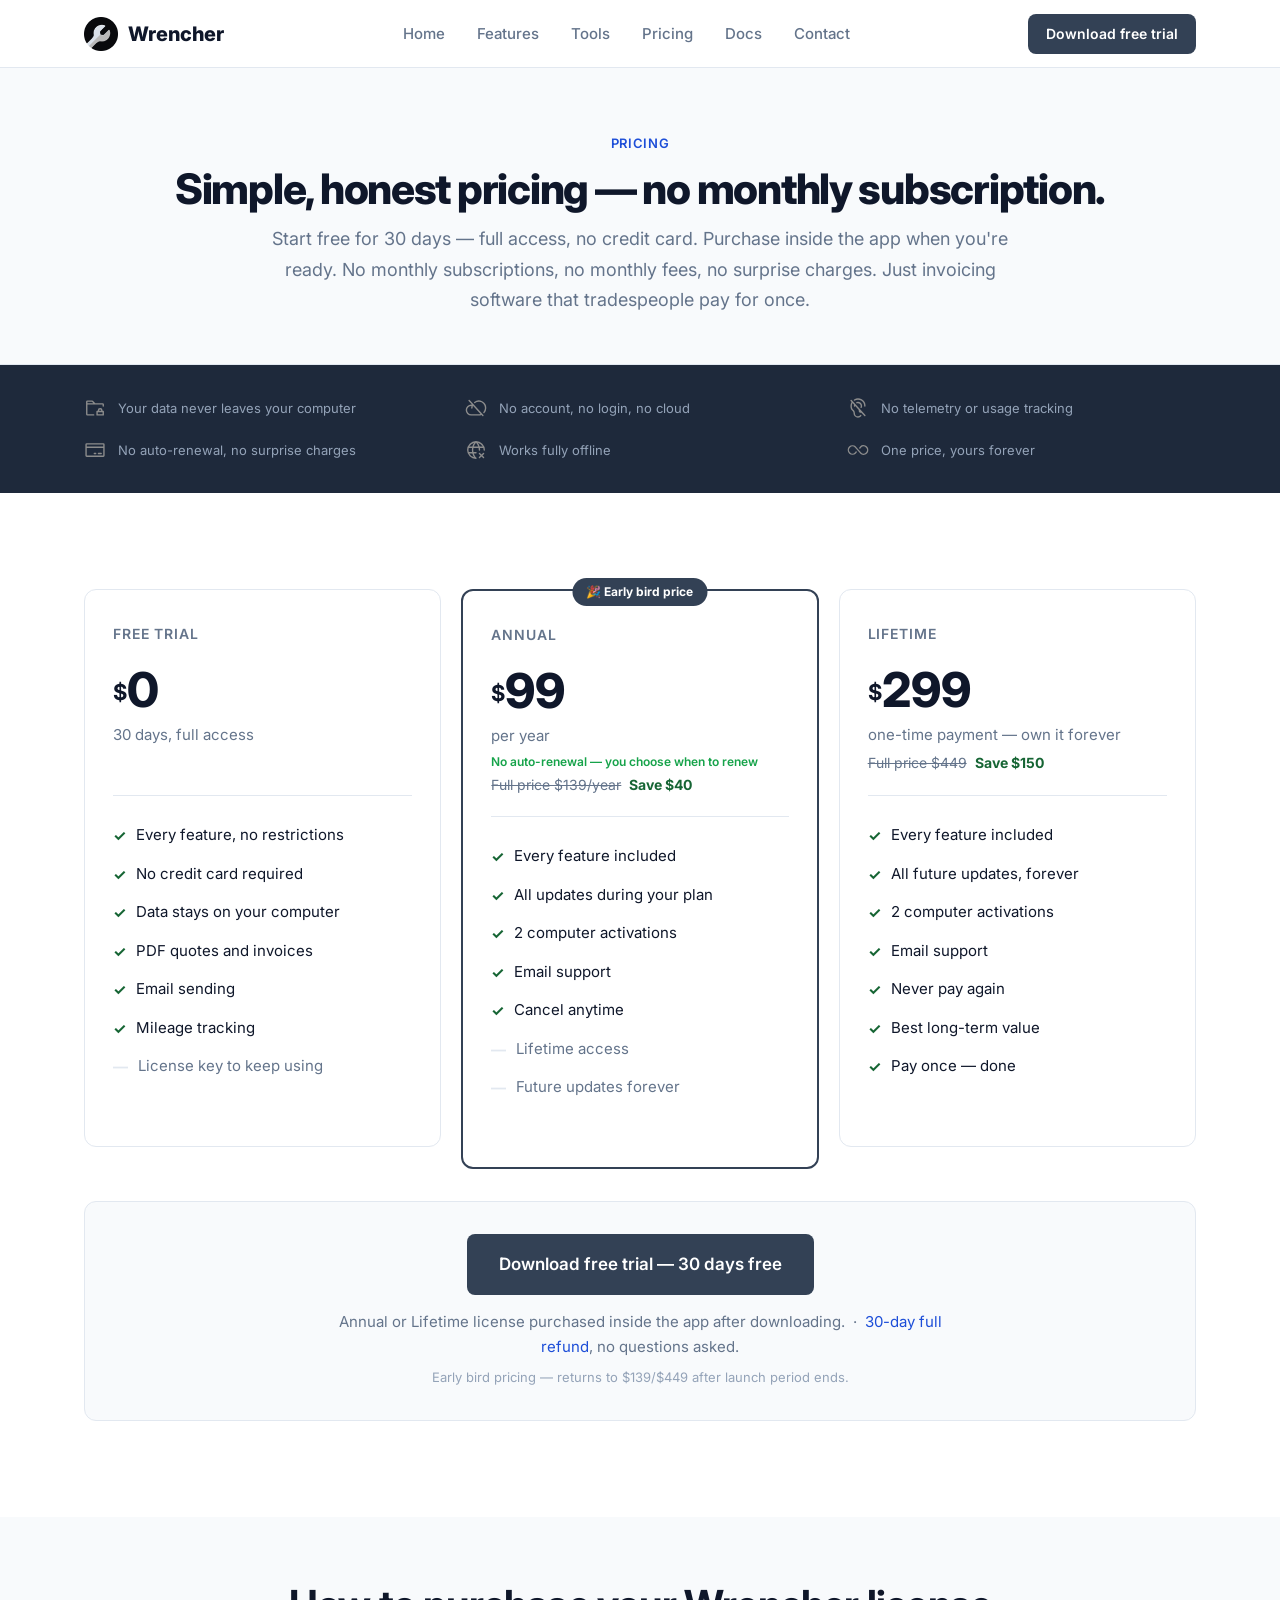
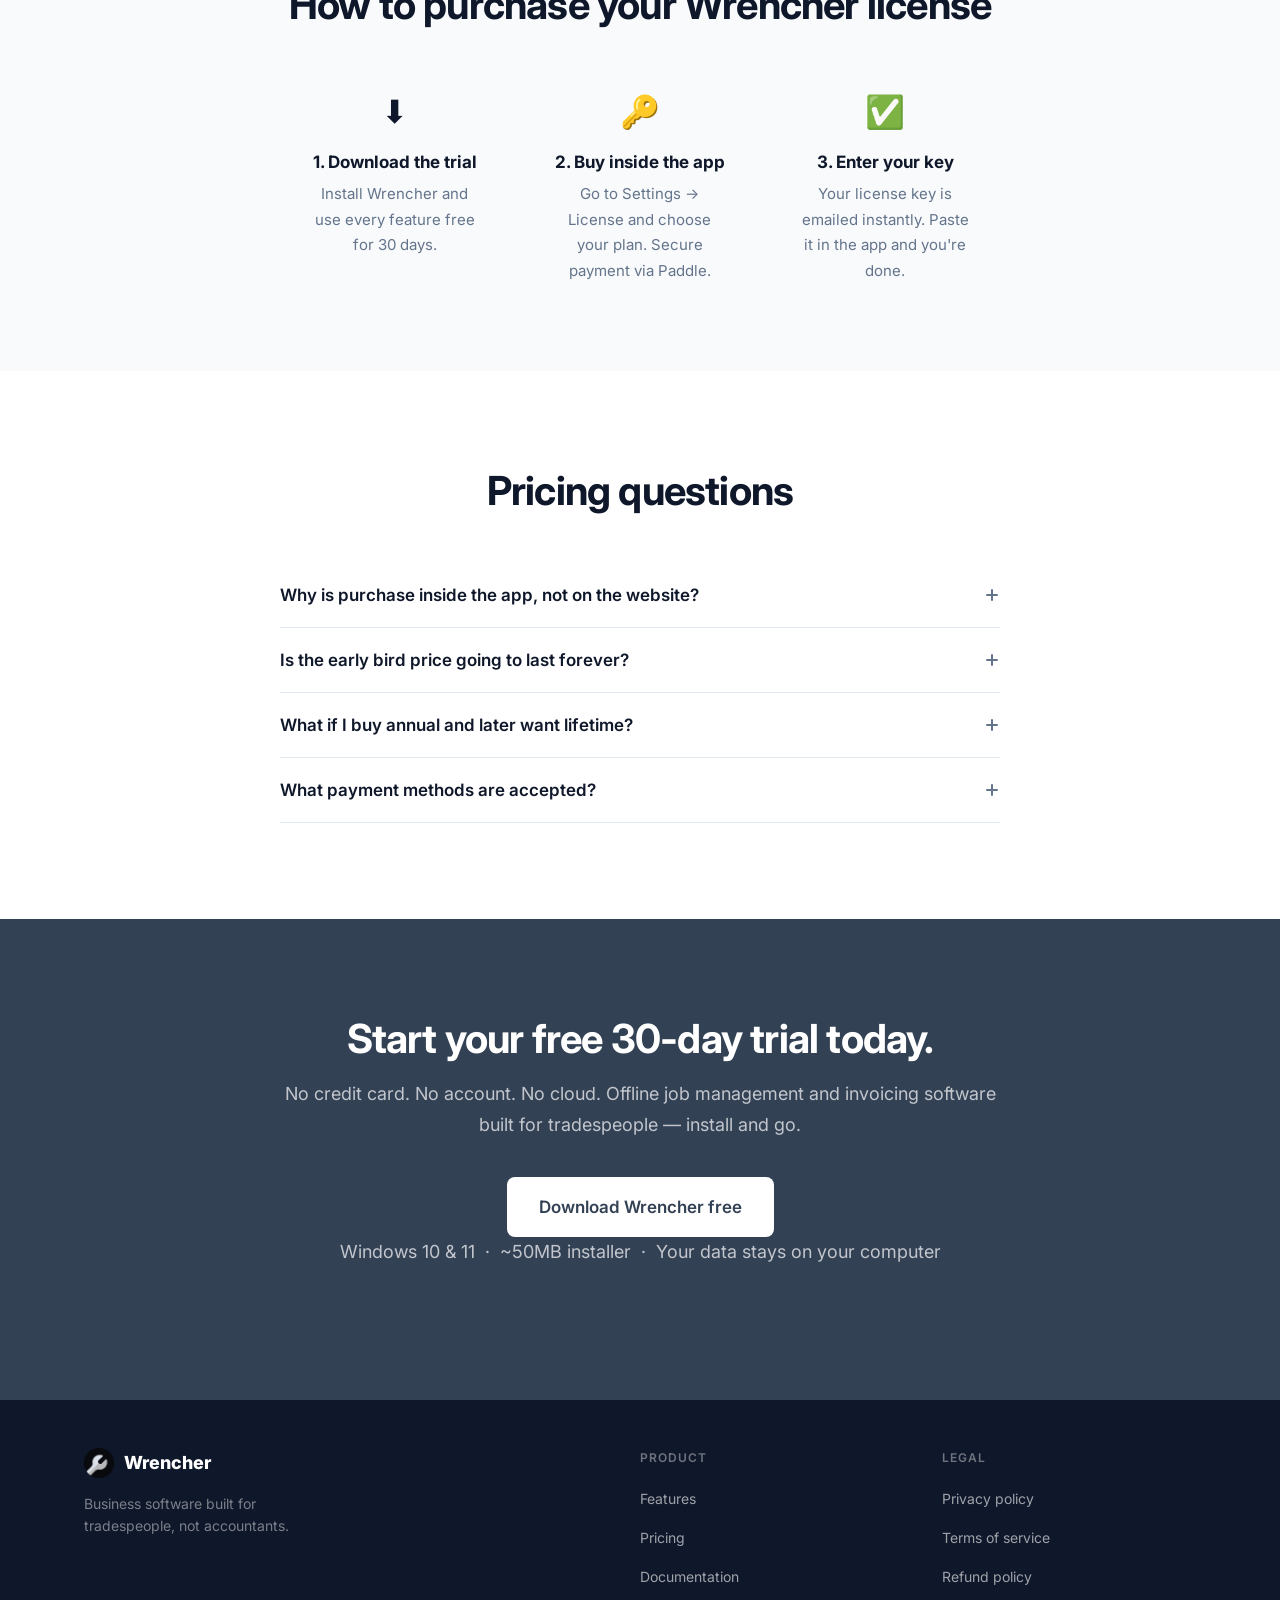
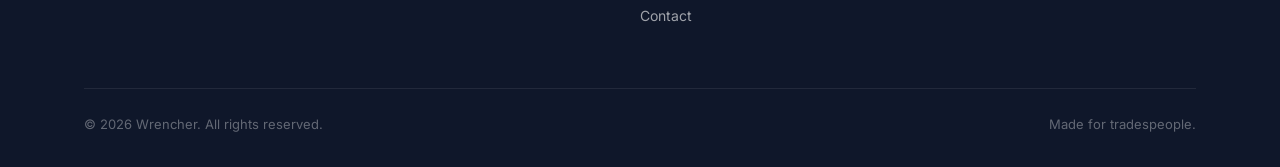
<file: pricing.html>
<!DOCTYPE html>
<html lang="en">
<head>
  <meta charset="UTF-8">
  <meta name="viewport" content="width=device-width, initial-scale=1.0">
  <link rel="canonical" href="https://www.wrencher.app/pricing.html">
  <title>Pricing — Wrencher Invoicing Software for Tradespeople | No Monthly Fees</title>
  <meta name="description" content="Wrencher pricing for tradespeople — 30-day free trial, then $99/year or $299 lifetime license. No monthly subscription. Offline invoicing and job management software with one-time pricing.">
  <link rel="icon" href="assets/img/favicon.png">
  <link rel="apple-touch-icon" href="assets/img/logo.png">
  <link rel="stylesheet" href="assets/css/style.css">
  <link href="https://fonts.googleapis.com/css2?family=Inter:wght@400;500;600;700;800&display=swap" rel="stylesheet">
  <style>
    .pricing__note{text-align:center;max-width:640px;margin:28px auto 0;font-size:14px;color:var(--steel)}
    .pricing__note-line2{margin-top:6px}
    .cta-section__note{margin-top:24px}

  /* ── Trust strip ─── */
  .trust-strip {
    background: #1e293b;
    padding: 32px 0;
  }
  .trust-strip__grid {
    display: grid;
    grid-template-columns: repeat(3, 1fr);
    gap: 20px 32px;
  }
  .trust-strip__item {
    display: flex;
    align-items: center;
    gap: 12px;
  }
  .trust-strip__item img {
    width: 22px;
    height: 22px;
    flex-shrink: 0;
    filter: brightness(0) invert(0.55);
  }
  .trust-strip__item span {
    font-size: 13px;
    color: #94a3b8;
    line-height: 1.4;
  }
  @media (max-width: 640px) {
    .trust-strip__grid { grid-template-columns: 1fr 1fr; gap: 16px; }
    .trust-strip__item span { font-size: 12px; }
  }
  </style>
  <script defer src="https://cdn.vercel-insights.com/v1/script.js"></script>
  <script defer src="https://cloud.umami.is/script.js" data-website-id="907d2de6-1e8d-4fe0-9528-f3a0af5a8998"></script>
</head>
<body>

<nav class="nav">
  <div class="nav__inner">
    <a href="index.html" class="nav__brand"><img src="assets/img/logo.png" alt="Wrencher logo">Wrencher</a>
    <ul class="nav__links">
      <li><a href="index.html">Home</a></li>
      <li><a href="features.html">Features</a></li>
      <li><a href="tools/index.html">Tools</a></li>
      <li><a href="pricing.html">Pricing</a></li>
      <li><a href="docs.html">Docs</a></li>
      <li><a href="contact.html">Contact</a></li>
    </ul>
    <div class="nav__cta">
      <a data-umami-event="download-click" href="https://github.com/balogtibike/wrencher/releases/latest/download/WrencherSetup.exe" class="btn btn-primary" style="height:40px;padding:0 18px;font-size:14px;">Download free trial</a>
    </div>
    <button class="nav__hamburger" aria-label="Menu"><span></span><span></span><span></span></button>
  </div>
</nav>

<div class="page-header text-center">
  <div class="container">
    <span class="section__label">Pricing</span>
    <h1>Simple, honest pricing — no monthly subscription.</h1>
    <p style="margin:0 auto;">Start free for 30 days — full access, no credit card. Purchase inside the app when you're ready. No monthly subscriptions, no monthly fees, no surprise charges. Just invoicing software that tradespeople pay for once.</p>
  </div>
</div>


<!-- ── Trust strip ──────────────────────────────────────────────────── -->
<div class="trust-strip">
  <div class="container">
    <div class="trust-strip__grid">
      <div class="trust-strip__item">
        <img src="assets/img/phosphor/folder-lock.svg" alt="">
        <span>Your data never leaves your computer</span>
      </div>
      <div class="trust-strip__item">
        <img src="assets/img/phosphor/cloud-slash.svg" alt="">
        <span>No account, no login, no cloud</span>
      </div>
      <div class="trust-strip__item">
        <img src="assets/img/phosphor/ear-slash.svg" alt="">
        <span>No telemetry or usage tracking</span>
      </div>
      <div class="trust-strip__item">
        <img src="assets/img/phosphor/credit-card.svg" alt="">
        <span>No auto-renewal, no surprise charges</span>
      </div>
      <div class="trust-strip__item">
        <img src="assets/img/phosphor/globe-x.svg" alt="">
        <span>Works fully offline</span>
      </div>
      <div class="trust-strip__item">
        <img src="assets/img/phosphor/infinity.svg" alt="">
        <span>One price, yours forever</span>
      </div>
    </div>
  </div>
</div>

<section class="section pricing">
  <div class="container">
    <div class="pricing__grid">
      <div class="price-card">
        <div class="price-card__name">Free trial</div>
        <div class="price-card__amount"><span class="price-card__currency">$</span><span class="price-card__num">0</span></div>
        <div class="price-card__period">30 days, full access</div>
        <div class="price-card__was">&nbsp;</div>
        <div class="price-card__divider"></div>
        <ul class="price-card__features">
          <li>Every feature, no restrictions</li>
          <li>No credit card required</li>
          <li>Data stays on your computer</li>
          <li>PDF quotes and invoices</li>
          <li>Email sending</li>
          <li>Mileage tracking</li>
          <li class="na">License key to keep using</li>
        </ul>
         </div>
      <div class="price-card price-card--featured">
        <div class="price-card__badge">🎉 Early bird price</div>
        <div class="price-card__name">Annual</div>
        <div class="price-card__amount"><span class="price-card__currency">$</span><span class="price-card__num">99</span></div>
        <div class="price-card__period">per year</div>
        <div style="font-size:12px;color:#16a34a;margin-top:4px;font-weight:600;">No auto-renewal &mdash; you choose when to renew</div>
        <div class="price-card__was"><s>Full price $139/year</s> &nbsp;<strong>Save $40</strong></div>
        <div class="price-card__divider"></div>
        <ul class="price-card__features">
          <li>Every feature included</li>
          <li>All updates during your plan</li>
          <li>2 computer activations</li>
          <li>Email support</li>
          <li>Cancel anytime</li>
          <li class="na">Lifetime access</li>
          <li class="na">Future updates forever</li>
        </ul>

      </div>
      <div class="price-card">
        <div class="price-card__name">Lifetime</div>
        <div class="price-card__amount"><span class="price-card__currency">$</span><span class="price-card__num">299</span></div>
        <div class="price-card__period">one-time payment — own it forever</div>
        <div class="price-card__was"><s>Full price $449</s> &nbsp;<strong>Save $150</strong></div>
        <div class="price-card__divider"></div>
        <ul class="price-card__features">
          <li>Every feature included</li>
          <li>All future updates, forever</li>
          <li>2 computer activations</li>
          <li>Email support</li>
          <li>Never pay again</li>
          <li>Best long-term value</li>
          <li>Pay once — done</li>
        </ul>

      </div>
    </div>
    <div style="margin-top:32px;border:1px solid var(--rule);border-radius:12px;padding:32px 24px;text-align:center;background:var(--paper);">
      <a data-umami-event="download-click" href="https://github.com/balogtibike/wrencher/releases/latest/download/WrencherSetup.exe" class="btn btn-primary btn-lg">Download free trial — 30 days free</a>
      <p style="margin:14px auto 0;font-size:15px;color:var(--steel);">Annual or Lifetime license purchased inside the app after downloading. &nbsp;·&nbsp; <a href="refund.html">30-day full refund</a>, no questions asked.</p>
      <p style="margin:6px auto 0;font-size:13px;color:#94a3b8;">Early bird pricing — returns to $139/$449 after launch period ends.</p>
    </div>
  </div>
</section>

<section class="section" style="background:var(--paper);padding-top:64px;padding-bottom:64px;">
  <div class="container" style="max-width:760px;">
    <h2 style="margin-bottom:32px;text-align:center;">How to purchase your Wrencher license</h2>
    <div style="display:grid;grid-template-columns:repeat(3,1fr);gap:24px;">
      <div style="text-align:center;padding:24px;">
        <div style="font-size:32px;margin-bottom:12px;">⬇️</div>
        <h3 style="font-size:17px;margin-bottom:8px;">1. Download the trial</h3>
        <p style="font-size:15px;color:var(--steel);max-width:none;">Install Wrencher and use every feature free for 30 days.</p>
      </div>
      <div style="text-align:center;padding:24px;">
        <div style="font-size:32px;margin-bottom:12px;">🔑</div>
        <h3 style="font-size:17px;margin-bottom:8px;">2. Buy inside the app</h3>
        <p style="font-size:15px;color:var(--steel);max-width:none;">Go to Settings → License and choose your plan. Secure payment via Paddle.</p>
      </div>
      <div style="text-align:center;padding:24px;">
        <div style="font-size:32px;margin-bottom:12px;">✅</div>
        <h3 style="font-size:17px;margin-bottom:8px;">3. Enter your key</h3>
        <p style="font-size:15px;color:var(--steel);max-width:none;">Your license key is emailed instantly. Paste it in the app and you're done.</p>
      </div>
    </div>
  </div>
</section>

<section class="section faq" style="background:var(--white);">
  <div class="container">
    <div class="text-center" style="margin-bottom:48px;"><h2>Pricing questions</h2></div>
    <div class="faq__list">
      <div class="faq__item"><button class="faq__q">Why is purchase inside the app, not on the website?<svg width="16" height="16" viewBox="0 0 16 16" fill="none"><path d="M8 3v10M3 8h10" stroke="currentColor" stroke-width="2" stroke-linecap="round"/></svg></button><div class="faq__a">It keeps the flow simple — you try the app, decide you like it, and buy without leaving. There's no account to create and no website login. Your license key is emailed immediately after purchase.</div></div>
      <div class="faq__item"><button class="faq__q">Is the early bird price going to last forever?<svg width="16" height="16" viewBox="0 0 16 16" fill="none"><path d="M8 3v10M3 8h10" stroke="currentColor" stroke-width="2" stroke-linecap="round"/></svg></button><div class="faq__a">No. The early bird pricing ($99/year, $299 lifetime) is for the first customers — sole traders and tradespeople who buy during the launch period. The price will return to $139/year and $449 lifetime once the launch period ends. If you buy now, your price is locked in.</div></div>
      <div class="faq__item"><button class="faq__q">What if I buy annual and later want lifetime?<svg width="16" height="16" viewBox="0 0 16 16" fill="none"><path d="M8 3v10M3 8h10" stroke="currentColor" stroke-width="2" stroke-linecap="round"/></svg></button><div class="faq__a">Email us at hello&#64;wrencher&#46;app and we'll credit your annual payment toward a lifetime license upgrade.</div></div>
      <div class="faq__item"><button class="faq__q">What payment methods are accepted?<svg width="16" height="16" viewBox="0 0 16 16" fill="none"><path d="M8 3v10M3 8h10" stroke="currentColor" stroke-width="2" stroke-linecap="round"/></svg></button><div class="faq__a">All major credit and debit cards, PayPal, and other local payment methods via Paddle. Your payment is processed securely — we never see your card details.</div></div>
    </div>
  </div>
</section>

<section class="cta-section">
  <div class="container">
    <h2>Start your free 30-day trial today.</h2>
    <p>No credit card. No account. No cloud. Offline job management and invoicing software built for tradespeople — install and go.</p>
    <a data-umami-event="download-click" href="https://github.com/balogtibike/wrencher/releases/latest/download/WrencherSetup.exe" class="btn btn-primary btn-lg">Download Wrencher free</a>
    <p class="cta-section__note">Windows 10 &amp; 11 &nbsp;·&nbsp; ~50MB installer &nbsp;·&nbsp; Your data stays on your computer</p>
  </div>
</section>

<footer class="footer">
  <div class="container">
    <div class="footer__inner" style="grid-template-columns:2fr 1fr 1fr;">
      <div><a href="index.html" class="footer__brand"><img src="assets/img/logo.png" alt="Wrencher">Wrencher</a><p class="footer__tagline">Business software built for tradespeople, not accountants.</p></div>
      <div class="footer__col"><h5>Product</h5><ul><li><a href="features.html">Features</a></li><li><a href="pricing.html">Pricing</a></li><li><a href="docs.html">Documentation</a></li><li><a href="contact.html">Contact</a></li></ul></div>
      <div class="footer__col"><h5>Legal</h5><ul><li><a href="privacy.html">Privacy policy</a></li><li><a href="terms.html">Terms of service</a></li><li><a href="refund.html">Refund policy</a></li></ul></div>
    </div>
    <div class="footer__bottom"><span class="footer__copy">© 2026 Wrencher. All rights reserved.</span><span class="footer__copy">Made for tradespeople.</span></div>
  </div>
</footer>
<script src="assets/js/main.js"></script>
</body>
</html>
</file>
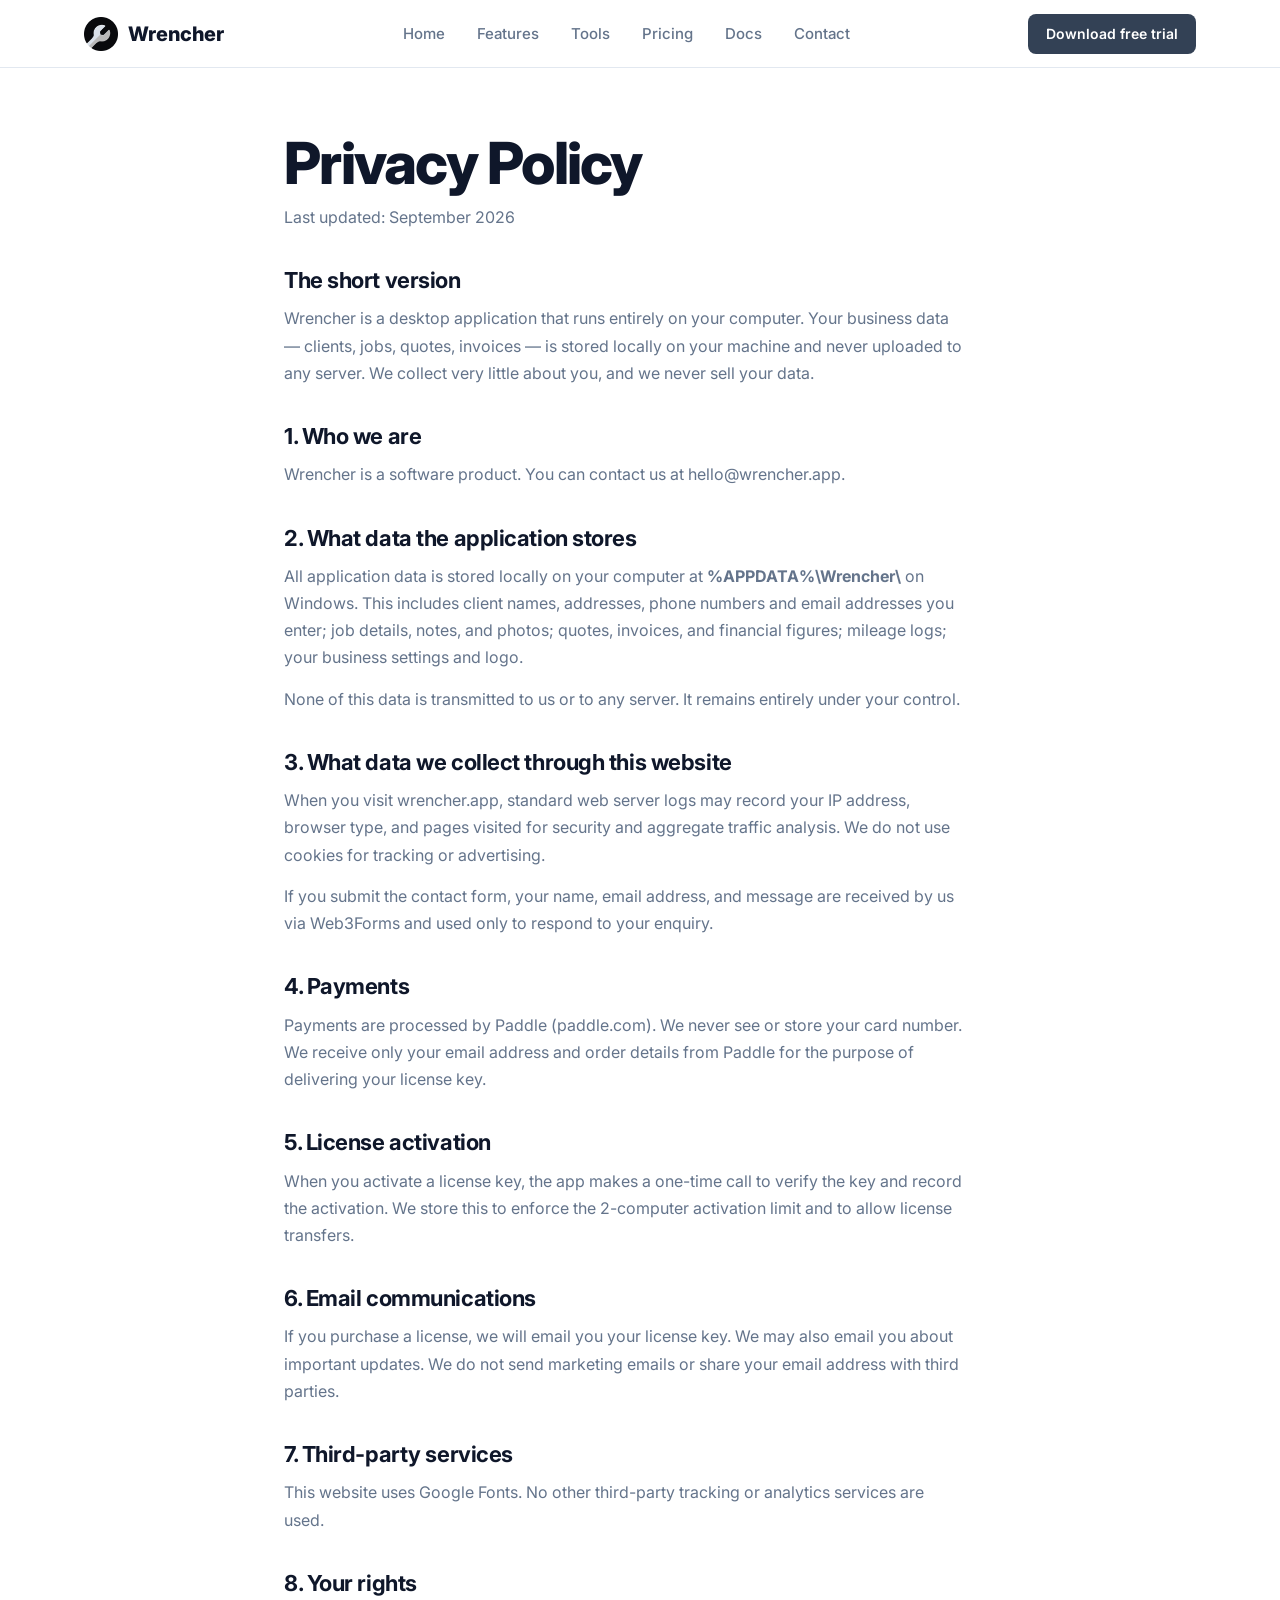
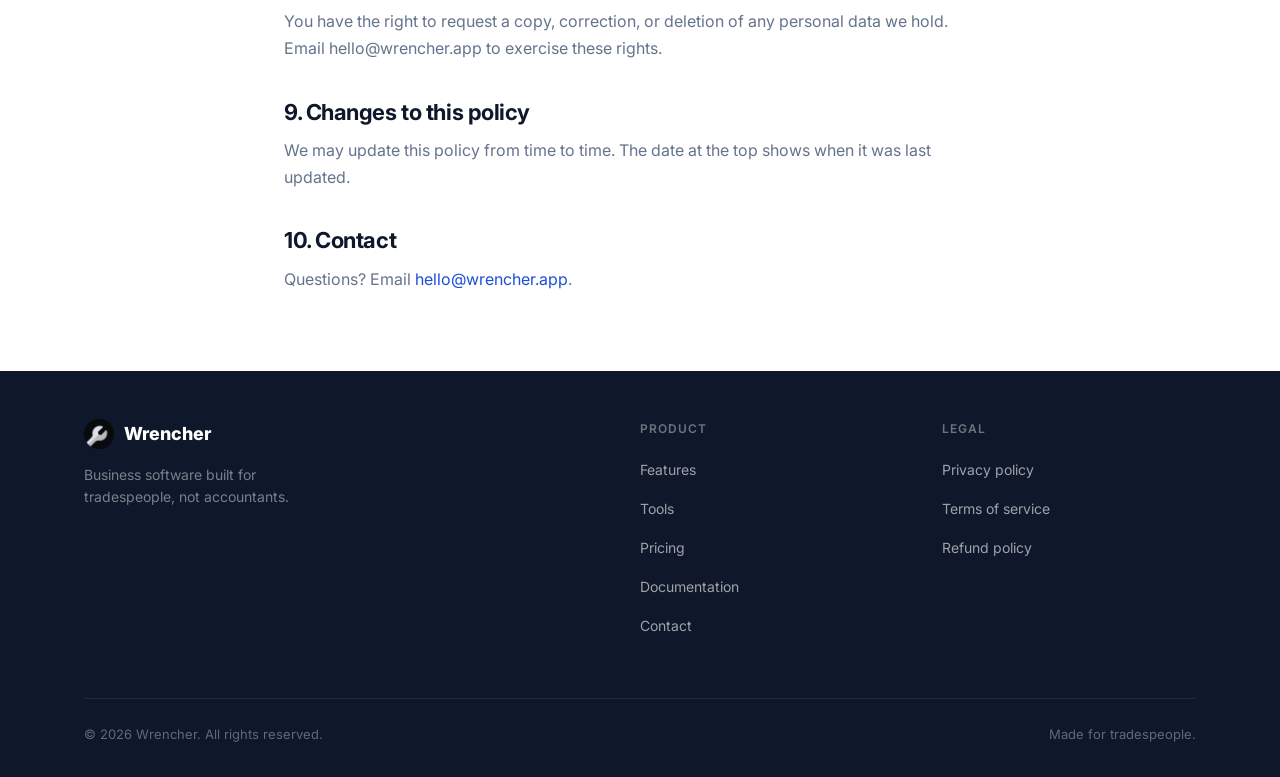
<file: privacy.html>
<!DOCTYPE html>
<html lang="en">
<head>
  <meta charset="UTF-8"><meta name="viewport" content="width=device-width, initial-scale=1.0">
  <title>Privacy Policy — Wrencher</title>
  <meta name="description" content="Wrencher privacy policy. Your data stays on your computer.">
  <link rel="icon" href="assets/img/favicon.png">
  <link rel="apple-touch-icon" href="assets/img/logo.png">
  <link rel="stylesheet" href="assets/css/style.css">
  <link href="https://fonts.googleapis.com/css2?family=Inter:wght@400;500;600;700;800&display=swap" rel="stylesheet">
  <script defer src="https://cdn.vercel-insights.com/v1/script.js"></script>
  <script defer src="https://cloud.umami.is/script.js" data-website-id="907d2de6-1e8d-4fe0-9528-f3a0af5a8998"></script>
</head>
<body>
<nav class="nav"><div class="nav__inner">
  <a href="index.html" class="nav__brand"><img src="assets/img/logo.png" alt="Wrencher logo">Wrencher</a>
  <ul class="nav__links"><li><a href="index.html">Home</a></li><li><a href="features.html">Features</a></li><li><a href="tools/index.html">Tools</a></li><li><a href="pricing.html">Pricing</a></li><li><a href="docs.html">Docs</a></li><li><a href="contact.html">Contact</a></li></ul>
  <div class="nav__cta"><a data-umami-event="download-click" href="https://github.com/balogtibike/wrencher/releases/latest/download/WrencherSetup.exe" class="btn btn-primary" style="height:40px;padding:0 18px;font-size:14px;">Download free trial</a></div>
  <button class="nav__hamburger" aria-label="Menu"><span></span><span></span><span></span></button>
</div></nav>
<div class="legal">
  <h1>Privacy Policy</h1>
  <p class="legal__date">Last updated: September 2026</p>
  <h2>The short version</h2>
  <p>Wrencher is a desktop application that runs entirely on your computer. Your business data — clients, jobs, quotes, invoices — is stored locally on your machine and never uploaded to any server. We collect very little about you, and we never sell your data.</p>
  <h2>1. Who we are</h2>
  <p>Wrencher is a software product. You can contact us at hello&#64;wrencher&#46;app.</p>
  <h2>2. What data the application stores</h2>
  <p>All application data is stored locally on your computer at <strong>%APPDATA%\Wrencher\</strong> on Windows. This includes client names, addresses, phone numbers and email addresses you enter; job details, notes, and photos; quotes, invoices, and financial figures; mileage logs; your business settings and logo.</p>
  <p>None of this data is transmitted to us or to any server. It remains entirely under your control.</p>
  <h2>3. What data we collect through this website</h2>
  <p>When you visit wrencher.app, standard web server logs may record your IP address, browser type, and pages visited for security and aggregate traffic analysis. We do not use cookies for tracking or advertising.</p>
  <p>If you submit the contact form, your name, email address, and message are received by us via Web3Forms and used only to respond to your enquiry.</p>
  <h2>4. Payments</h2>
  <p>Payments are processed by Paddle (paddle.com). We never see or store your card number. We receive only your email address and order details from Paddle for the purpose of delivering your license key.</p>
  <h2>5. License activation</h2>
  <p>When you activate a license key, the app makes a one-time call to verify the key and record the activation. We store this to enforce the 2-computer activation limit and to allow license transfers.</p>
  <h2>6. Email communications</h2>
  <p>If you purchase a license, we will email you your license key. We may also email you about important updates. We do not send marketing emails or share your email address with third parties.</p>
  <h2>7. Third-party services</h2>
  <p>This website uses Google Fonts. No other third-party tracking or analytics services are used.</p>
  <h2>8. Your rights</h2>
  <p>You have the right to request a copy, correction, or deletion of any personal data we hold. Email hello&#64;wrencher&#46;app to exercise these rights.</p>
  <h2>9. Changes to this policy</h2>
  <p>We may update this policy from time to time. The date at the top shows when it was last updated.</p>
  <h2>10. Contact</h2>
  <p>Questions? Email <a href="&#109;&#97;&#105;&#108;&#116;&#111;&#58;&#104;&#101;&#108;&#108;&#111;&#64;&#119;&#114;&#101;&#110;&#99;&#104;&#101;&#114;&#46;&#97;&#112;&#112;">hello&#64;wrencher&#46;app</a>.</p>
</div>
<footer class="footer"><div class="container">
  <div class="footer__inner" style="grid-template-columns:2fr 1fr 1fr;">
    <div><a href="index.html" class="footer__brand"><img src="assets/img/logo.png" alt="Wrencher">Wrencher</a><p class="footer__tagline">Business software built for tradespeople, not accountants.</p></div>
    <div class="footer__col"><h5>Product</h5><ul><li><a href="features.html">Features</a></li><li><a href="tools/index.html">Tools</a></li><li><a href="pricing.html">Pricing</a></li><li><a href="docs.html">Documentation</a></li><li><a href="contact.html">Contact</a></li></ul></div>
    <div class="footer__col"><h5>Legal</h5><ul><li><a href="privacy.html">Privacy policy</a></li><li><a href="terms.html">Terms of service</a></li><li><a href="refund.html">Refund policy</a></li></ul></div>
  </div>
  <div class="footer__bottom"><span class="footer__copy">© 2026 Wrencher. All rights reserved.</span><span class="footer__copy">Made for tradespeople.</span></div>
</div></footer>
<script src="assets/js/main.js"></script>
</body></html>
</file>
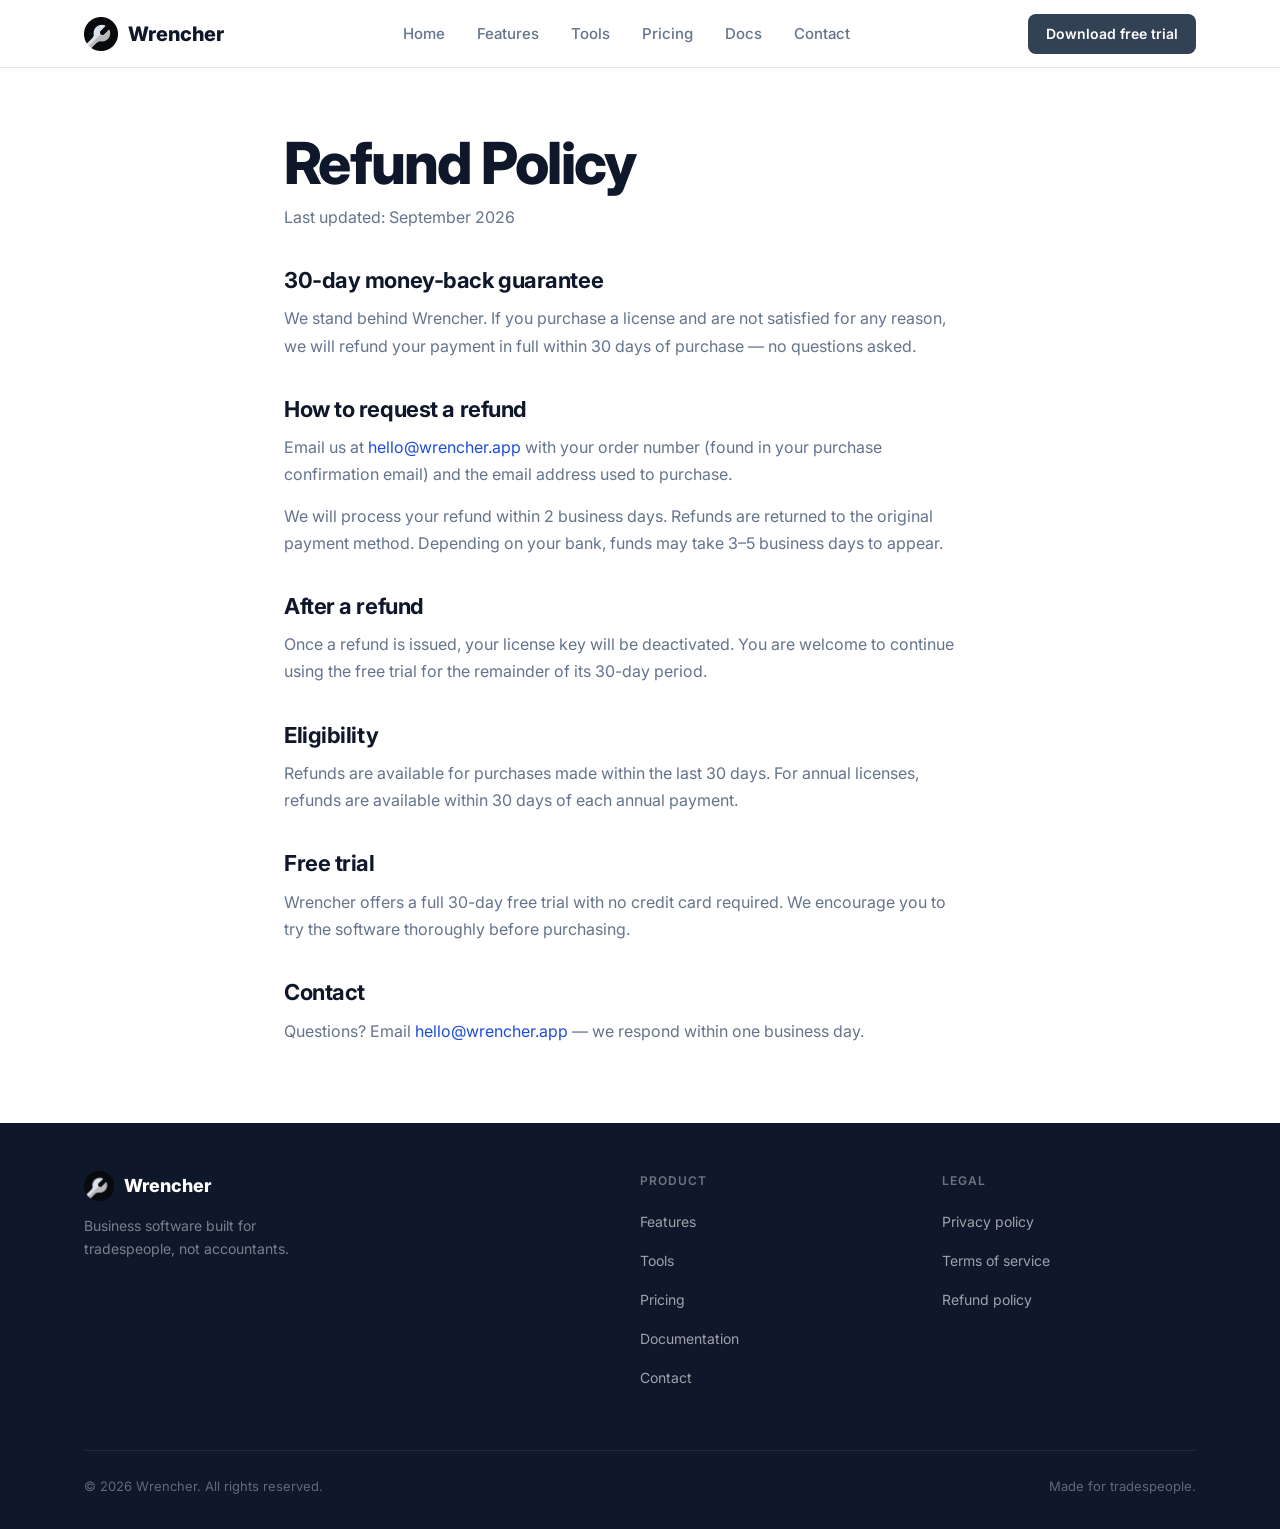
<file: refund.html>
<!DOCTYPE html>
<html lang="en">
<head>
  <meta charset="UTF-8"><meta name="viewport" content="width=device-width, initial-scale=1.0">
  <title>Refund Policy — Wrencher</title>
  <meta name="description" content="Wrencher refund policy. Full refund within 30 days, no questions asked.">
  <link rel="icon" href="assets/img/favicon.png">
  <link rel="apple-touch-icon" href="assets/img/logo.png">
  <link rel="stylesheet" href="assets/css/style.css">
  <link href="https://fonts.googleapis.com/css2?family=Inter:wght@400;500;600;700;800&display=swap" rel="stylesheet">
  <script defer src="https://cdn.vercel-insights.com/v1/script.js"></script>
  <script defer src="https://cloud.umami.is/script.js" data-website-id="907d2de6-1e8d-4fe0-9528-f3a0af5a8998"></script>
</head>
<body>
<nav class="nav"><div class="nav__inner">
  <a href="index.html" class="nav__brand"><img src="assets/img/logo.png" alt="Wrencher logo">Wrencher</a>
  <ul class="nav__links"><li><a href="index.html">Home</a></li><li><a href="features.html">Features</a></li><li><a href="tools/index.html">Tools</a></li><li><a href="pricing.html">Pricing</a></li><li><a href="docs.html">Docs</a></li><li><a href="contact.html">Contact</a></li></ul>
  <div class="nav__cta"><a data-umami-event="download-click" href="https://github.com/balogtibike/wrencher/releases/latest/download/WrencherSetup.exe" class="btn btn-primary" style="height:40px;padding:0 18px;font-size:14px;">Download free trial</a></div>
  <button class="nav__hamburger" aria-label="Menu"><span></span><span></span><span></span></button>
</div></nav>
<div class="legal">
  <h1>Refund Policy</h1>
  <p class="legal__date">Last updated: September 2026</p>
  <h2>30-day money-back guarantee</h2>
  <p>We stand behind Wrencher. If you purchase a license and are not satisfied for any reason, we will refund your payment in full within 30 days of purchase — no questions asked.</p>
  <h2>How to request a refund</h2>
  <p>Email us at <a href="&#109;&#97;&#105;&#108;&#116;&#111;&#58;&#104;&#101;&#108;&#108;&#111;&#64;&#119;&#114;&#101;&#110;&#99;&#104;&#101;&#114;&#46;&#97;&#112;&#112;">hello&#64;wrencher&#46;app</a> with your order number (found in your purchase confirmation email) and the email address used to purchase.</p>
  <p>We will process your refund within 2 business days. Refunds are returned to the original payment method. Depending on your bank, funds may take 3–5 business days to appear.</p>
  <h2>After a refund</h2>
  <p>Once a refund is issued, your license key will be deactivated. You are welcome to continue using the free trial for the remainder of its 30-day period.</p>
  <h2>Eligibility</h2>
  <p>Refunds are available for purchases made within the last 30 days. For annual licenses, refunds are available within 30 days of each annual payment.</p>
  <h2>Free trial</h2>
  <p>Wrencher offers a full 30-day free trial with no credit card required. We encourage you to try the software thoroughly before purchasing.</p>
  <h2>Contact</h2>
  <p>Questions? Email <a href="&#109;&#97;&#105;&#108;&#116;&#111;&#58;&#104;&#101;&#108;&#108;&#111;&#64;&#119;&#114;&#101;&#110;&#99;&#104;&#101;&#114;&#46;&#97;&#112;&#112;">hello&#64;wrencher&#46;app</a> — we respond within one business day.</p>
</div>
<footer class="footer"><div class="container">
  <div class="footer__inner" style="grid-template-columns:2fr 1fr 1fr;">
    <div><a href="index.html" class="footer__brand"><img src="assets/img/logo.png" alt="Wrencher">Wrencher</a><p class="footer__tagline">Business software built for tradespeople, not accountants.</p></div>
    <div class="footer__col"><h5>Product</h5><ul><li><a href="features.html">Features</a></li><li><a href="tools/index.html">Tools</a></li><li><a href="pricing.html">Pricing</a></li><li><a href="docs.html">Documentation</a></li><li><a href="contact.html">Contact</a></li></ul></div>
    <div class="footer__col"><h5>Legal</h5><ul><li><a href="privacy.html">Privacy policy</a></li><li><a href="terms.html">Terms of service</a></li><li><a href="refund.html">Refund policy</a></li></ul></div>
  </div>
  <div class="footer__bottom"><span class="footer__copy">© 2026 Wrencher. All rights reserved.</span><span class="footer__copy">Made for tradespeople.</span></div>
</div></footer>
<script src="assets/js/main.js"></script>
</body></html>
</file>
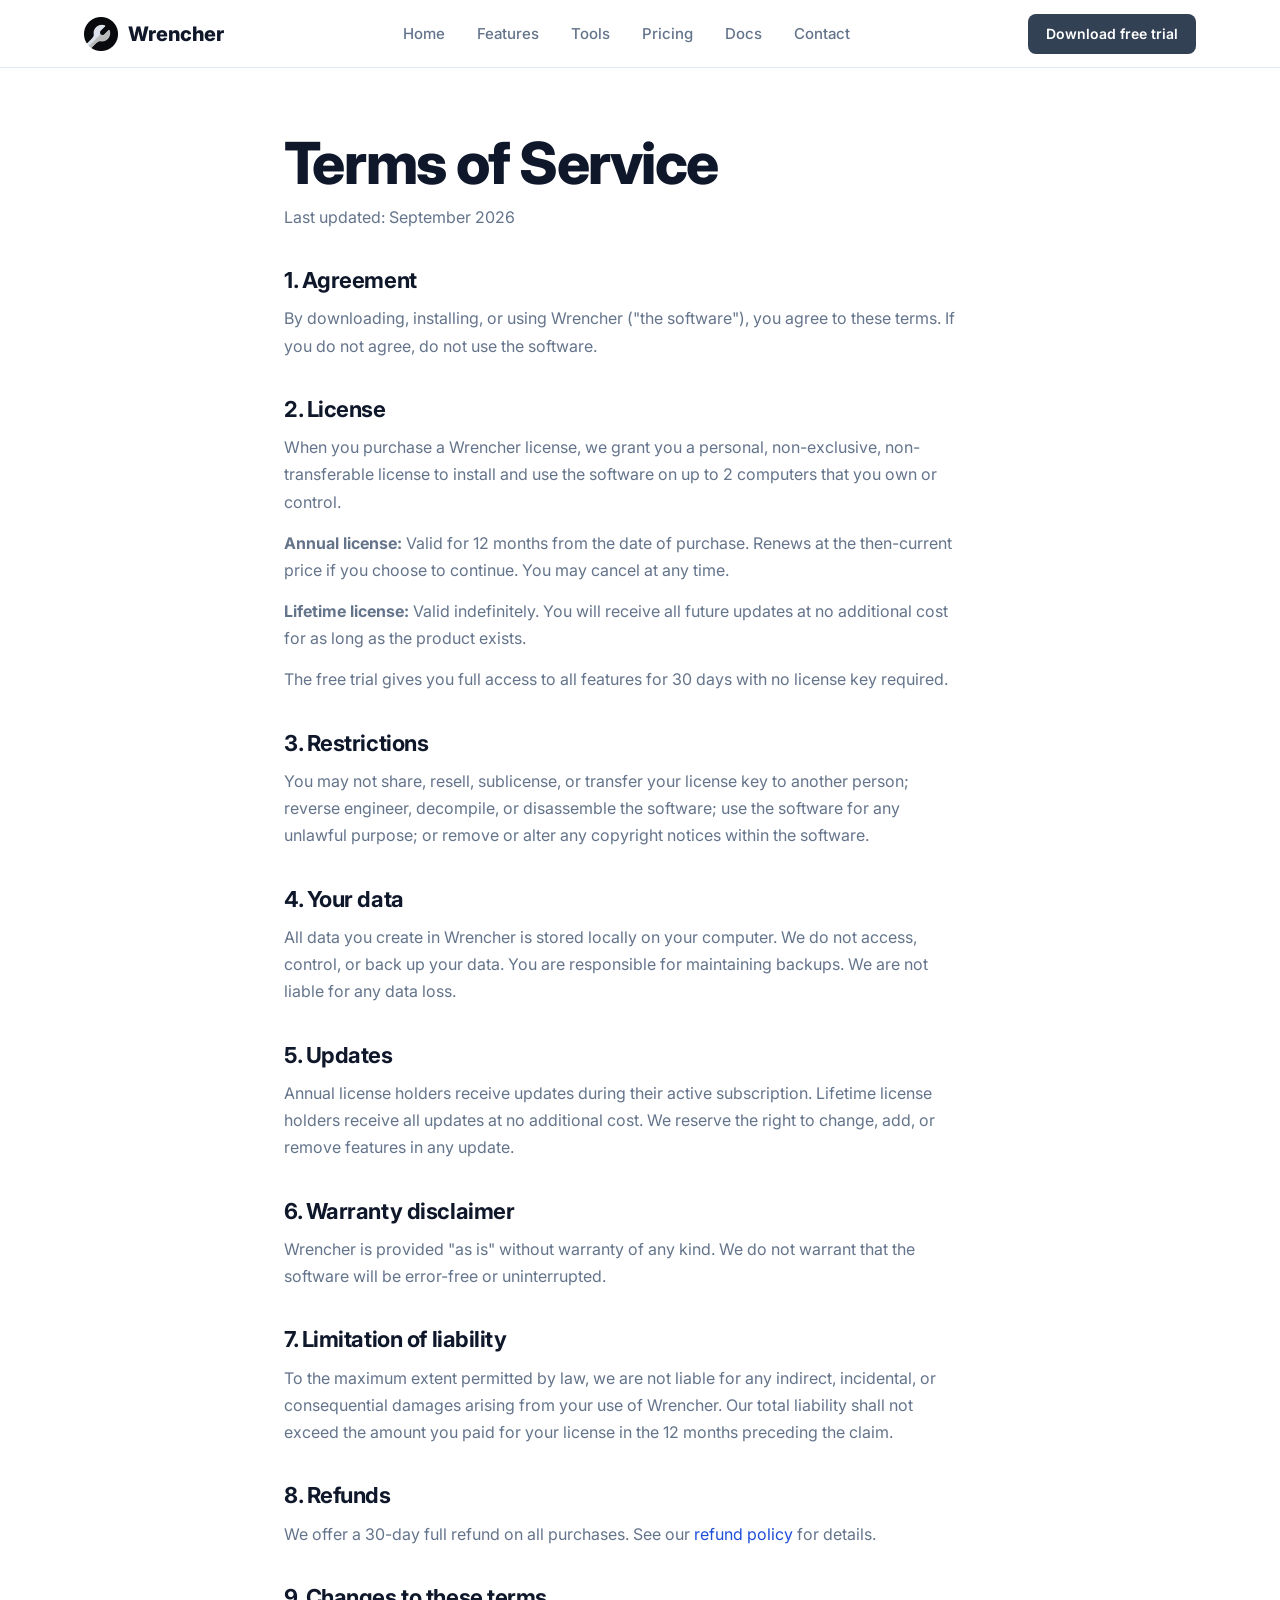
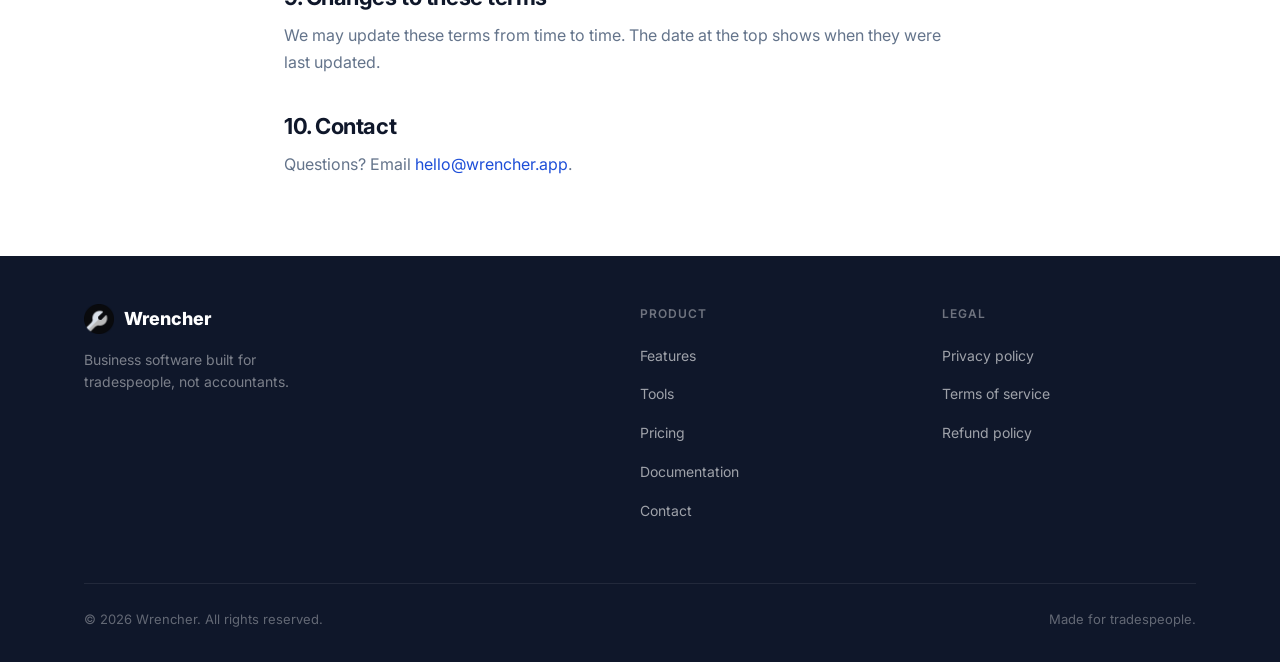
<file: terms.html>
<!DOCTYPE html>
<html lang="en">
<head>
  <meta charset="UTF-8"><meta name="viewport" content="width=device-width, initial-scale=1.0">
  <title>Terms of Service — Wrencher</title>
  <meta name="description" content="Wrencher terms of service.">
  <link rel="icon" href="assets/img/favicon.png">
  <link rel="apple-touch-icon" href="assets/img/logo.png">
  <link rel="stylesheet" href="assets/css/style.css">
  <link href="https://fonts.googleapis.com/css2?family=Inter:wght@400;500;600;700;800&display=swap" rel="stylesheet">
  <script defer src="https://cdn.vercel-insights.com/v1/script.js"></script>
  <script defer src="https://cloud.umami.is/script.js" data-website-id="907d2de6-1e8d-4fe0-9528-f3a0af5a8998"></script>
</head>
<body>
<nav class="nav"><div class="nav__inner">
  <a href="index.html" class="nav__brand"><img src="assets/img/logo.png" alt="Wrencher logo">Wrencher</a>
  <ul class="nav__links"><li><a href="index.html">Home</a></li><li><a href="features.html">Features</a></li><li><a href="tools/index.html">Tools</a></li><li><a href="pricing.html">Pricing</a></li><li><a href="docs.html">Docs</a></li><li><a href="contact.html">Contact</a></li></ul>
  <div class="nav__cta"><a data-umami-event="download-click" href="https://github.com/balogtibike/wrencher/releases/latest/download/WrencherSetup.exe" class="btn btn-primary" style="height:40px;padding:0 18px;font-size:14px;">Download free trial</a></div>
  <button class="nav__hamburger" aria-label="Menu"><span></span><span></span><span></span></button>
</div></nav>
<div class="legal">
  <h1>Terms of Service</h1>
  <p class="legal__date">Last updated: September 2026</p>
  <h2>1. Agreement</h2>
  <p>By downloading, installing, or using Wrencher ("the software"), you agree to these terms. If you do not agree, do not use the software.</p>
  <h2>2. License</h2>
  <p>When you purchase a Wrencher license, we grant you a personal, non-exclusive, non-transferable license to install and use the software on up to 2 computers that you own or control.</p>
  <p><strong>Annual license:</strong> Valid for 12 months from the date of purchase. Renews at the then-current price if you choose to continue. You may cancel at any time.</p>
  <p><strong>Lifetime license:</strong> Valid indefinitely. You will receive all future updates at no additional cost for as long as the product exists.</p>
  <p>The free trial gives you full access to all features for 30 days with no license key required.</p>
  <h2>3. Restrictions</h2>
  <p>You may not share, resell, sublicense, or transfer your license key to another person; reverse engineer, decompile, or disassemble the software; use the software for any unlawful purpose; or remove or alter any copyright notices within the software.</p>
  <h2>4. Your data</h2>
  <p>All data you create in Wrencher is stored locally on your computer. We do not access, control, or back up your data. You are responsible for maintaining backups. We are not liable for any data loss.</p>
  <h2>5. Updates</h2>
  <p>Annual license holders receive updates during their active subscription. Lifetime license holders receive all updates at no additional cost. We reserve the right to change, add, or remove features in any update.</p>
  <h2>6. Warranty disclaimer</h2>
  <p>Wrencher is provided "as is" without warranty of any kind. We do not warrant that the software will be error-free or uninterrupted.</p>
  <h2>7. Limitation of liability</h2>
  <p>To the maximum extent permitted by law, we are not liable for any indirect, incidental, or consequential damages arising from your use of Wrencher. Our total liability shall not exceed the amount you paid for your license in the 12 months preceding the claim.</p>
  <h2>8. Refunds</h2>
  <p>We offer a 30-day full refund on all purchases. See our <a href="refund.html">refund policy</a> for details.</p>
  <h2>9. Changes to these terms</h2>
  <p>We may update these terms from time to time. The date at the top shows when they were last updated.</p>
  <h2>10. Contact</h2>
  <p>Questions? Email <a href="&#109;&#97;&#105;&#108;&#116;&#111;&#58;&#104;&#101;&#108;&#108;&#111;&#64;&#119;&#114;&#101;&#110;&#99;&#104;&#101;&#114;&#46;&#97;&#112;&#112;">hello&#64;wrencher&#46;app</a>.</p>
</div>
<footer class="footer"><div class="container">
  <div class="footer__inner" style="grid-template-columns:2fr 1fr 1fr;">
    <div><a href="index.html" class="footer__brand"><img src="assets/img/logo.png" alt="Wrencher">Wrencher</a><p class="footer__tagline">Business software built for tradespeople, not accountants.</p></div>
    <div class="footer__col"><h5>Product</h5><ul><li><a href="features.html">Features</a></li><li><a href="tools/index.html">Tools</a></li><li><a href="pricing.html">Pricing</a></li><li><a href="docs.html">Documentation</a></li><li><a href="contact.html">Contact</a></li></ul></div>
    <div class="footer__col"><h5>Legal</h5><ul><li><a href="privacy.html">Privacy policy</a></li><li><a href="terms.html">Terms of service</a></li><li><a href="refund.html">Refund policy</a></li></ul></div>
  </div>
  <div class="footer__bottom"><span class="footer__copy">© 2026 Wrencher. All rights reserved.</span><span class="footer__copy">Made for tradespeople.</span></div>
</div></footer>
<script src="assets/js/main.js"></script>
</body></html>
</file>
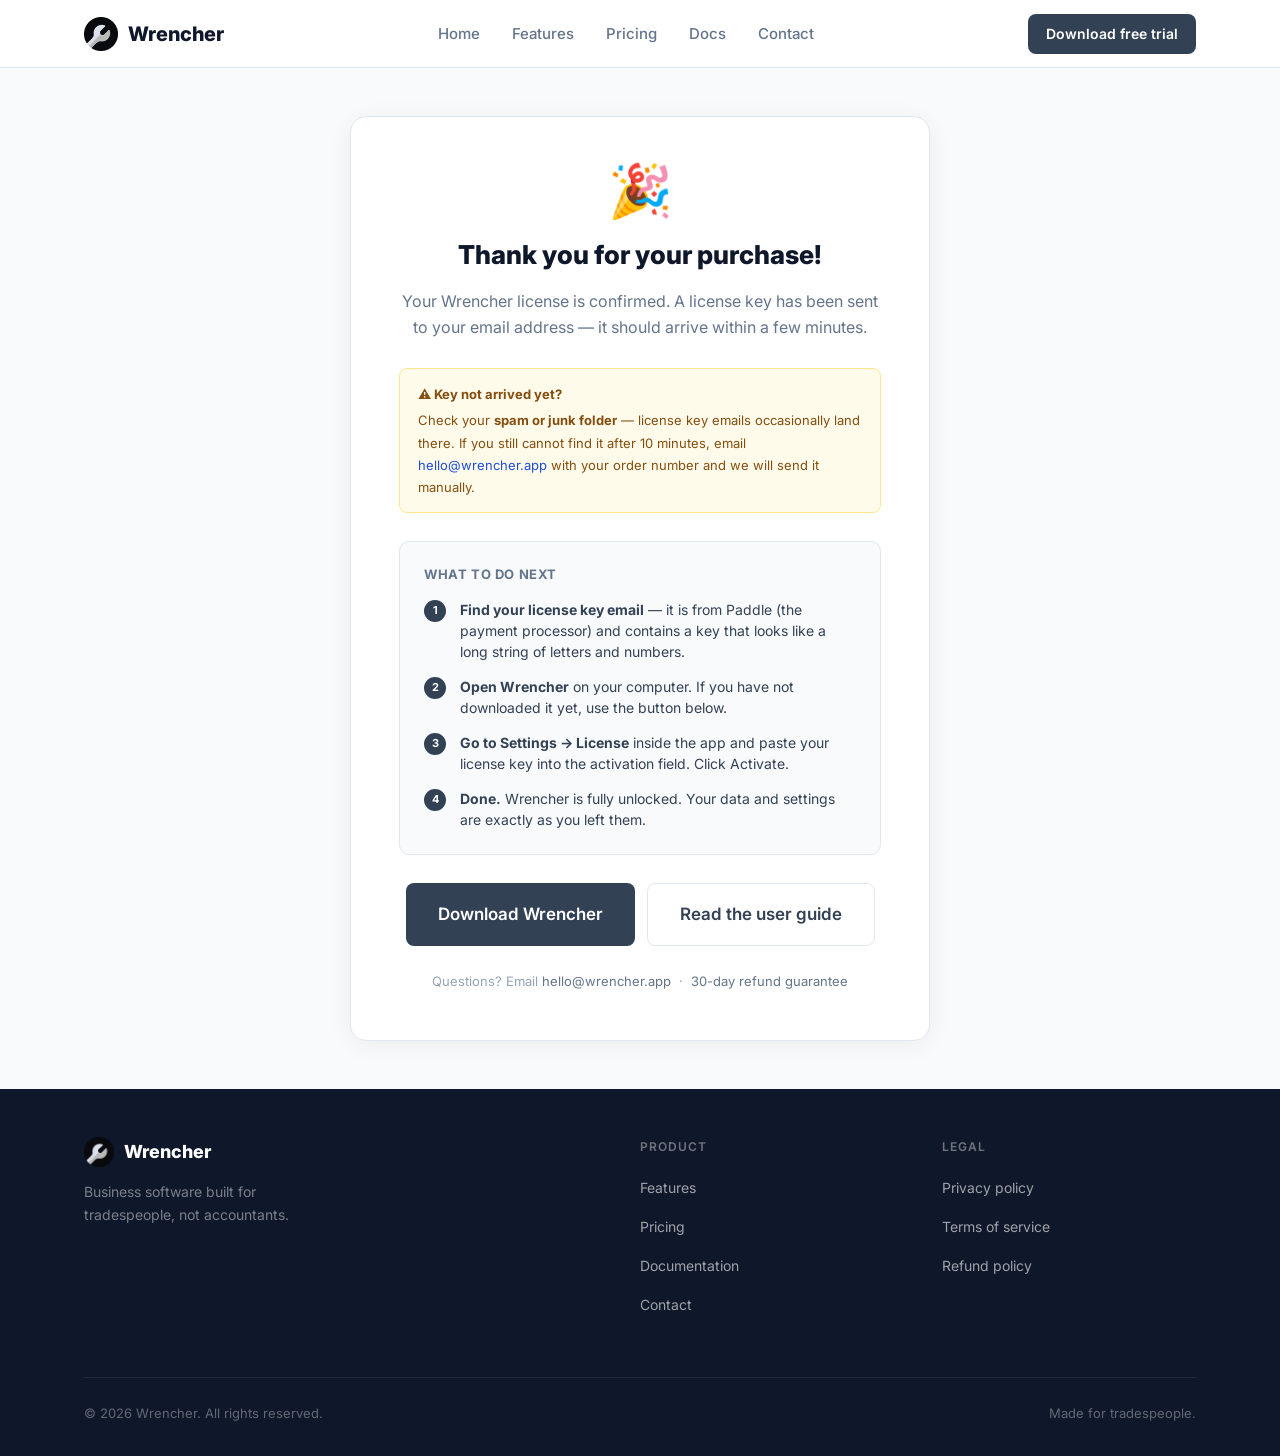
<file: thank-you.html>
<!DOCTYPE html>
<html lang="en">
<head>
  <meta charset="UTF-8">
  <meta name="viewport" content="width=device-width, initial-scale=1.0">
  <title>Thank you — Wrencher</title>
  <meta name="description" content="Your Wrencher license purchase is complete. Check your email for your license key.">
  <meta name="robots" content="noindex">
  <link rel="icon" href="assets/img/favicon.png">
  <link rel="stylesheet" href="assets/css/style.css">
  <link href="https://fonts.googleapis.com/css2?family=Inter:wght@400;500;600;700;800&display=swap" rel="stylesheet">
  <style>
    .thankyou {
      min-height: 80vh;
      display: flex;
      align-items: center;
      justify-content: center;
      padding: 48px 24px;
    }
    .thankyou__card {
      background: white;
      border: 1px solid #e2e8f0;
      border-radius: 16px;
      padding: 48px;
      max-width: 580px;
      width: 100%;
      text-align: center;
      box-shadow: 0 4px 24px rgba(0,0,0,.06);
    }
    .thankyou__icon {
      font-size: 52px;
      margin-bottom: 16px;
      line-height: 1;
    }
    .thankyou__title {
      font-size: 26px;
      font-weight: 800;
      color: #0f172a;
      margin-bottom: 12px;
    }
    .thankyou__sub {
      font-size: 16px;
      color: #64748b;
      line-height: 1.6;
      margin-bottom: 28px;
    }
    .thankyou__steps {
      background: #f8fafc;
      border: 1px solid #e2e8f0;
      border-radius: 10px;
      padding: 24px;
      text-align: left;
      margin-bottom: 28px;
    }
    .thankyou__steps h3 {
      font-size: 13px;
      font-weight: 700;
      color: #64748b;
      text-transform: uppercase;
      letter-spacing: .6px;
      margin-bottom: 16px;
    }
    .thankyou__step {
      display: flex;
      align-items: flex-start;
      gap: 14px;
      margin-bottom: 14px;
    }
    .thankyou__step:last-child { margin-bottom: 0; }
    .thankyou__step-num {
      background: #334155;
      color: white;
      font-size: 11px;
      font-weight: 700;
      width: 22px;
      height: 22px;
      border-radius: 50%;
      display: flex;
      align-items: center;
      justify-content: center;
      flex-shrink: 0;
      margin-top: 1px;
    }
    .thankyou__step-text {
      font-size: 14px;
      color: #334155;
      line-height: 1.5;
    }
    .thankyou__spam {
      background: #fffbeb;
      border: 1px solid #fde68a;
      border-radius: 8px;
      padding: 14px 18px;
      font-size: 13px;
      color: #854d0e;
      margin-bottom: 28px;
      text-align: left;
    }
    .thankyou__spam strong { display: block; margin-bottom: 4px; }
    .thankyou__actions {
      display: flex;
      gap: 12px;
      justify-content: center;
      flex-wrap: wrap;
    }
    .thankyou__note {
      margin-top: 24px;
      font-size: 13px;
      color: #94a3b8;
    }
    .thankyou__note a { color: #64748b; }
  </style>
  <script defer src="https://cdn.vercel-insights.com/v1/script.js"></script>
  <script defer src="https://cloud.umami.is/script.js" data-website-id="907d2de6-1e8d-4fe0-9528-f3a0af5a8998"></script>
</head>
<body style="background:#f8fafc;">

<nav class="nav">
  <div class="nav__inner">
    <a href="index.html" class="nav__brand"><img src="assets/img/logo.png" alt="Wrencher logo">Wrencher</a>
    <ul class="nav__links">
      <li><a href="index.html">Home</a></li>
      <li><a href="features.html">Features</a></li>
      <li><a href="pricing.html">Pricing</a></li>
      <li><a href="docs.html">Docs</a></li>
      <li><a href="contact.html">Contact</a></li>
    </ul>
    <div class="nav__cta">
      <a data-umami-event="download-click" href="https://github.com/balogtibike/wrencher/releases/latest/download/WrencherSetup.exe" class="btn btn-primary" style="height:40px;padding:0 18px;font-size:14px;">Download free trial</a>
    </div>
    <button class="nav__hamburger" aria-label="Menu"><span></span><span></span><span></span></button>
  </div>
</nav>

<div class="thankyou">
  <div class="thankyou__card">

    <div class="thankyou__icon">🎉</div>
    <div class="thankyou__title">Thank you for your purchase!</div>
    <p class="thankyou__sub">
      Your Wrencher license is confirmed. A license key has been
      sent to your email address — it should arrive within a few minutes.
    </p>

    <div class="thankyou__spam">
      <strong>⚠️ Key not arrived yet?</strong>
      Check your <b>spam or junk folder</b> — license key emails occasionally
      land there. If you still cannot find it after 10 minutes,
      email <a href="mailto:hello@wrencher.app">hello@wrencher.app</a>
      with your order number and we will send it manually.
    </div>

    <div class="thankyou__steps">
      <h3>What to do next</h3>
      <div class="thankyou__step">
        <div class="thankyou__step-num">1</div>
        <div class="thankyou__step-text">
          <b>Find your license key email</b> — it is from Paddle
          (the payment processor) and contains a key that looks like
          a long string of letters and numbers.
        </div>
      </div>
      <div class="thankyou__step">
        <div class="thankyou__step-num">2</div>
        <div class="thankyou__step-text">
          <b>Open Wrencher</b> on your computer. If you have not
          downloaded it yet, use the button below.
        </div>
      </div>
      <div class="thankyou__step">
        <div class="thankyou__step-num">3</div>
        <div class="thankyou__step-text">
          <b>Go to Settings → License</b> inside the app and paste
          your license key into the activation field. Click Activate.
        </div>
      </div>
      <div class="thankyou__step">
        <div class="thankyou__step-num">4</div>
        <div class="thankyou__step-text">
          <b>Done.</b> Wrencher is fully unlocked. Your data and settings
          are exactly as you left them.
        </div>
      </div>
    </div>

    <div class="thankyou__actions">
      <a data-umami-event="download-click" href="https://github.com/balogtibike/wrencher/releases/latest/download/WrencherSetup.exe"
         class="btn btn-primary btn-lg">
        Download Wrencher
      </a>
      <a href="docs.html" class="btn btn-outline btn-lg">
        Read the user guide
      </a>
    </div>

    <p class="thankyou__note">
      Questions? Email <a href="mailto:hello@wrencher.app">hello@wrencher.app</a>
      &nbsp;·&nbsp; <a href="refund.html">30-day refund guarantee</a>
    </p>

  </div>
</div>

<footer class="footer">
  <div class="container">
    <div class="footer__inner" style="grid-template-columns:2fr 1fr 1fr;">
      <div><a href="index.html" class="footer__brand"><img src="assets/img/logo.png" alt="Wrencher">Wrencher</a><p class="footer__tagline">Business software built for tradespeople, not accountants.</p></div>
      <div class="footer__col"><h5>Product</h5><ul><li><a href="features.html">Features</a></li><li><a href="pricing.html">Pricing</a></li><li><a href="docs.html">Documentation</a></li><li><a href="contact.html">Contact</a></li></ul></div>
      <div class="footer__col"><h5>Legal</h5><ul><li><a href="privacy.html">Privacy policy</a></li><li><a href="terms.html">Terms of service</a></li><li><a href="refund.html">Refund policy</a></li></ul></div>
    </div>
    <div class="footer__bottom"><span class="footer__copy">© 2026 Wrencher. All rights reserved.</span><span class="footer__copy">Made for tradespeople.</span></div>
  </div>
</footer>

<script src="assets/js/main.js"></script>
</body>
</html>
</file>
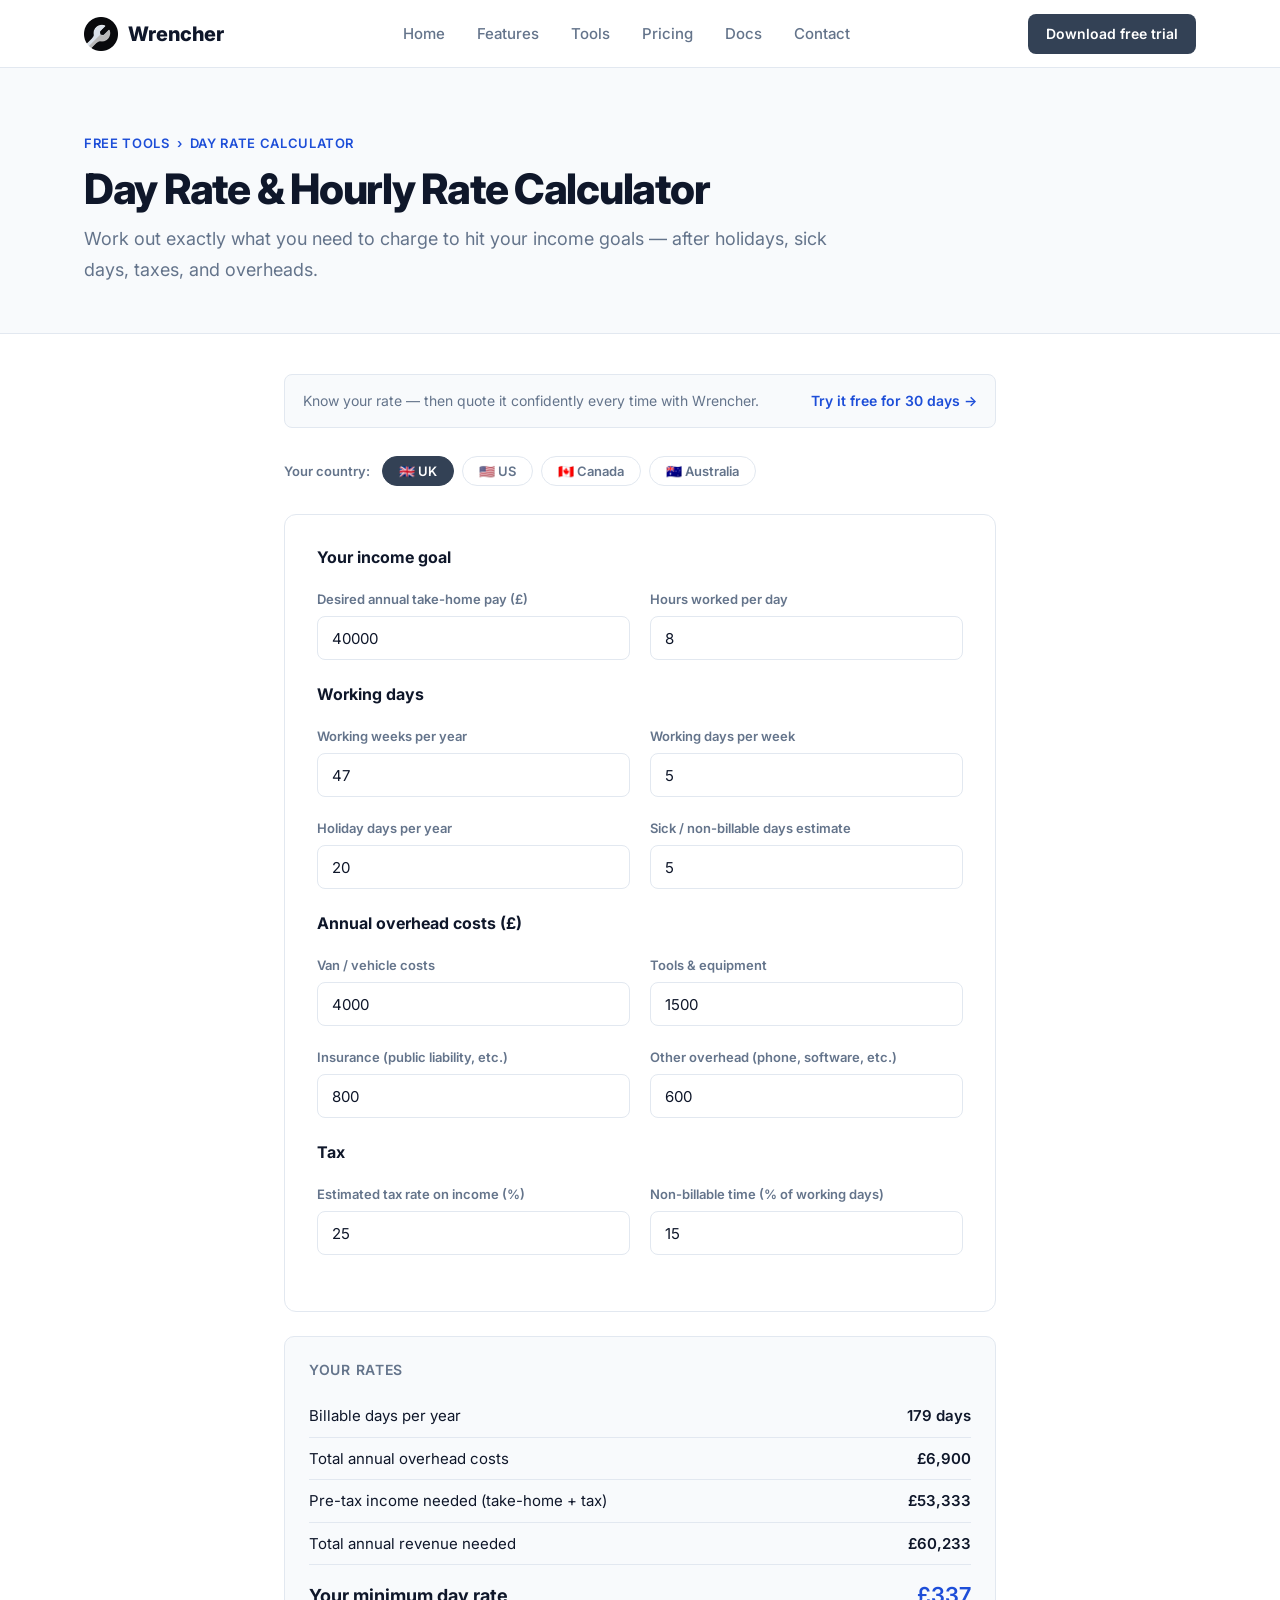
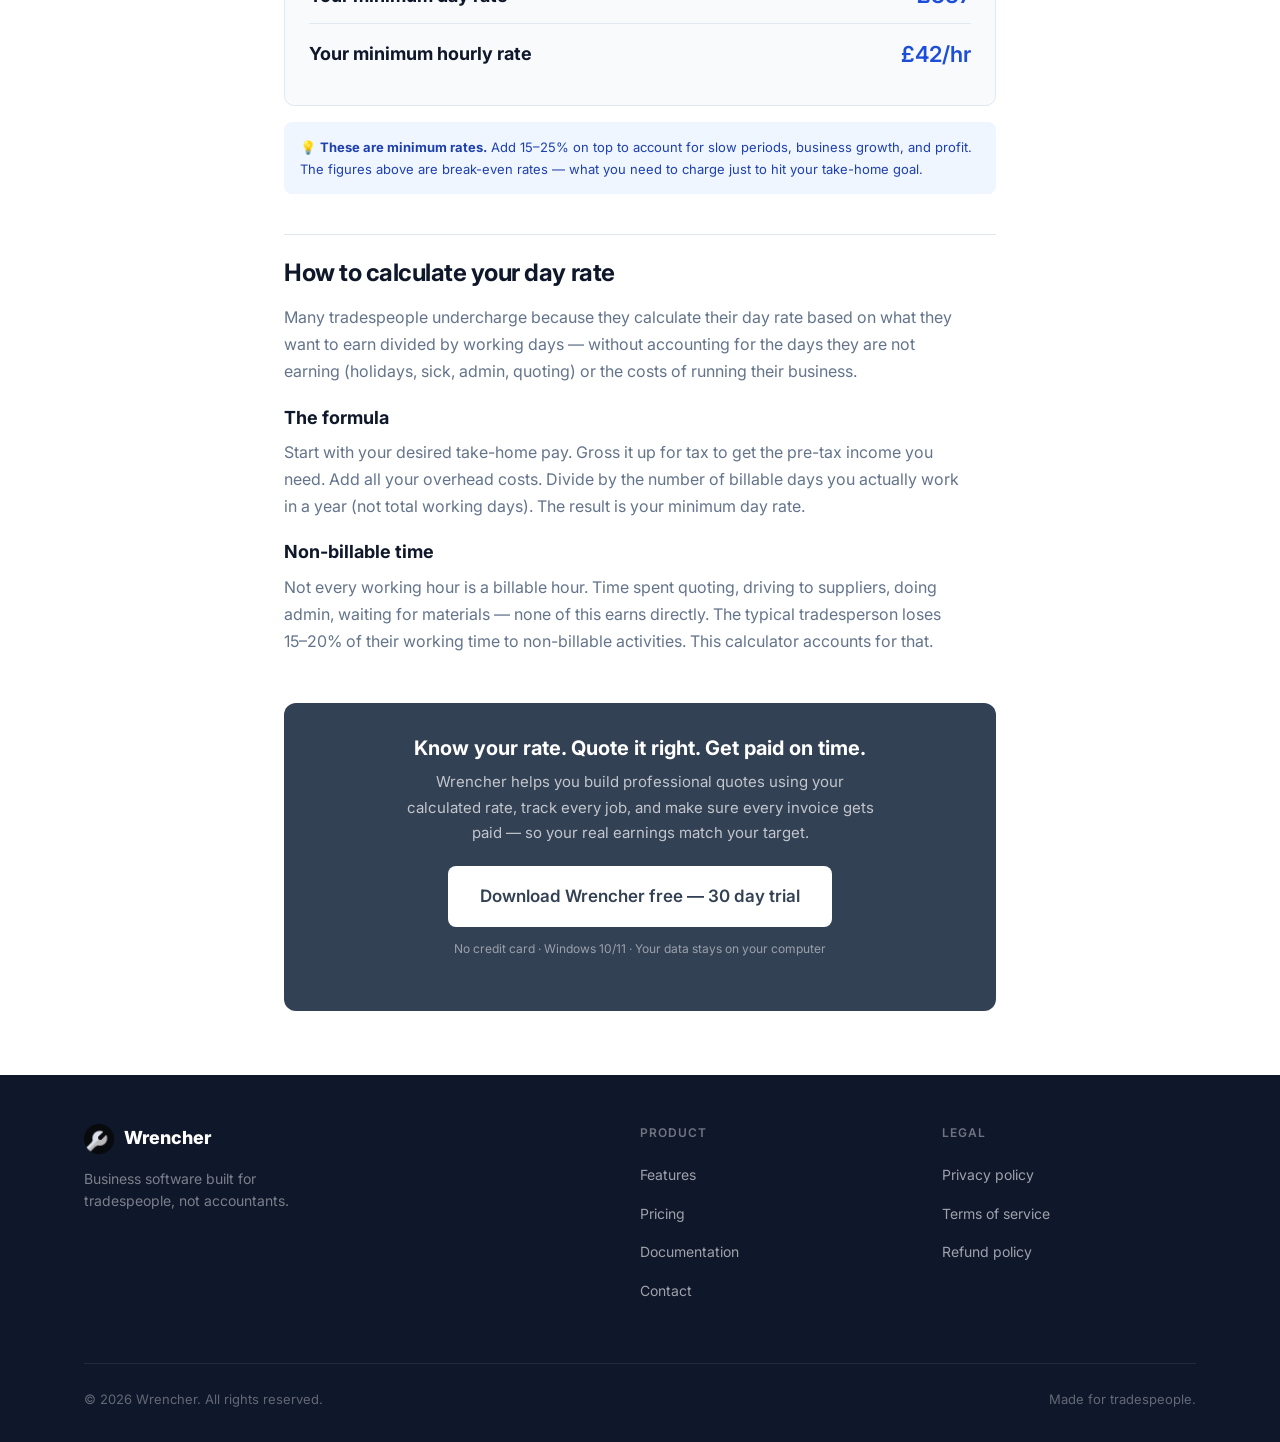
<file: tools/day-rate-calculator.html>
<!DOCTYPE html>
<html lang="en">
<head>
  <meta charset="UTF-8">
  <meta name="viewport" content="width=device-width, initial-scale=1.0">
  <title>Free Day Rate & Hourly Rate Calculator for Tradespeople — UK, US, Canada, Australia | Wrencher</title>
  <meta name="description" content="Calculate your day rate or hourly rate as a self-employed tradesperson. Accounts for holidays, sick days, overhead costs, tools, insurance, and desired take-home pay.">
  <link rel="icon" href="../assets/img/favicon.png">
  <link rel="stylesheet" href="../assets/css/style.css">
  <link href="https://fonts.googleapis.com/css2?family=Inter:wght@400;500;600;700;800&display=swap" rel="stylesheet">
  <script defer src="https://cdn.vercel-insights.com/v1/script.js"></script>
  <script defer src="https://cloud.umami.is/script.js" data-website-id="907d2de6-1e8d-4fe0-9528-f3a0af5a8998"></script>
</head>
<body>

<nav class="nav">
  <div class="nav__inner">
    <a href="../index.html" class="nav__brand"><img src="../assets/img/logo.png" alt="Wrencher logo">Wrencher</a>
    <ul class="nav__links">
      <li><a href="../index.html">Home</a></li>
      <li><a href="../features.html">Features</a></li>
      <li><a href="index.html">Tools</a></li>
      <li><a href="../pricing.html">Pricing</a></li>
      <li><a href="../docs.html">Docs</a></li>
      <li><a href="../contact.html">Contact</a></li>
    </ul>
    <div class="nav__cta">
      <a data-umami-event="download-click" href="https://github.com/balogtibike/wrencher/releases/latest/download/WrencherSetup.exe" class="btn btn-primary" style="height:40px;padding:0 18px;font-size:14px;">Download free trial</a>
    </div>
    <button class="nav__hamburger" aria-label="Menu"><span></span><span></span><span></span></button>
  </div>
</nav>

<div class="page-header">
  <div class="container">
    <span class="section__label"><a href="index.html" style="color:var(--blue);text-decoration:none;">Free tools</a> &nbsp;›&nbsp; Day rate calculator</span>
    <h1>Day Rate &amp; Hourly Rate Calculator</h1>
    <p>Work out exactly what you need to charge to hit your income goals — after holidays, sick days, taxes, and overheads.</p>
  </div>
</div>

<section class="section" style="padding-top:40px;padding-bottom:64px;">
  <div class="container" style="max-width:760px;">

    <div class="calc-cta-top">
      <span>Know your rate — then quote it confidently every time with Wrencher.</span>
      <a data-umami-event="download-click" href="https://github.com/balogtibike/wrencher/releases/latest/download/WrencherSetup.exe">Try it free for 30 days →</a>
    </div>

    <div class="country-bar">
      <span>Your country:</span>
      <button class="country-btn active" onclick="setCountry('uk',this)">🇬🇧 UK</button>
      <button class="country-btn" onclick="setCountry('us',this)">🇺🇸 US</button>
      <button class="country-btn" onclick="setCountry('ca',this)">🇨🇦 Canada</button>
      <button class="country-btn" onclick="setCountry('au',this)">🇦🇺 Australia</button>
    </div>

    <div class="calc-card">
      <h3 style="margin-bottom:20px;font-size:16px;">Your income goal</h3>
      <div class="calc-grid">
        <div class="calc-field">
          <label>Desired annual take-home pay (<span class="lbl-currency">£</span>)</label>
          <input type="number" id="takehome" value="40000" min="0" oninput="calculate()">
        </div>
        <div class="calc-field">
          <label>Hours worked per day</label>
          <input type="number" id="hours" value="8" min="1" max="16" step="0.5" oninput="calculate()">
        </div>
      </div>

      <h3 style="margin-bottom:20px;font-size:16px;">Working days</h3>
      <div class="calc-grid">
        <div class="calc-field">
          <label>Working weeks per year</label>
          <input type="number" id="weeks" value="47" min="1" max="52" oninput="calculate()">
        </div>
        <div class="calc-field">
          <label>Working days per week</label>
          <input type="number" id="daysperweek" value="5" min="1" max="7" oninput="calculate()">
        </div>
        <div class="calc-field">
          <label>Holiday days per year</label>
          <input type="number" id="holidays" value="20" min="0" oninput="calculate()">
        </div>
        <div class="calc-field">
          <label>Sick / non-billable days estimate</label>
          <input type="number" id="sick" value="5" min="0" oninput="calculate()">
        </div>
      </div>

      <h3 style="margin-bottom:20px;font-size:16px;">Annual overhead costs (<span class="lbl-currency">£</span>)</h3>
      <div class="calc-grid">
        <div class="calc-field">
          <label>Van / vehicle costs</label>
          <input type="number" id="vehicle" value="4000" min="0" oninput="calculate()">
        </div>
        <div class="calc-field">
          <label>Tools &amp; equipment</label>
          <input type="number" id="tools" value="1500" min="0" oninput="calculate()">
        </div>
        <div class="calc-field">
          <label>Insurance (public liability, etc.)</label>
          <input type="number" id="insurance" value="800" min="0" oninput="calculate()">
        </div>
        <div class="calc-field">
          <label>Other overhead (phone, software, etc.)</label>
          <input type="number" id="other" value="600" min="0" oninput="calculate()">
        </div>
      </div>

      <h3 style="margin-bottom:20px;font-size:16px;">Tax</h3>
      <div class="calc-grid">
        <div class="calc-field">
          <label>Estimated tax rate on income (%)</label>
          <input type="number" id="taxrate" value="25" min="0" max="60" oninput="calculate()">
        </div>
        <div class="calc-field">
          <label>Non-billable time (% of working days)</label>
          <input type="number" id="nonbillable" value="15" min="0" max="80" oninput="calculate()">
        </div>
      </div>
    </div>

    <div class="calc-result">
      <h3>Your rates</h3>
      <div class="result-row">
        <span>Billable days per year</span>
        <span class="result-val" id="res-days">—</span>
      </div>
      <div class="result-row">
        <span>Total annual overhead costs</span>
        <span class="result-val" id="res-overhead">—</span>
      </div>
      <div class="result-row">
        <span>Pre-tax income needed (take-home + tax)</span>
        <span class="result-val" id="res-pretax">—</span>
      </div>
      <div class="result-row">
        <span>Total annual revenue needed</span>
        <span class="result-val" id="res-revenue">—</span>
      </div>
      <div class="result-row total">
        <span>Your minimum day rate</span>
        <span class="result-val" id="res-day">—</span>
      </div>
      <div class="result-row total">
        <span>Your minimum hourly rate</span>
        <span class="result-val" id="res-hour">—</span>
      </div>
    </div>

    <div style="margin-top:16px;padding:14px 16px;background:#eff6ff;border-radius:8px;font-size:13px;color:#1e40af;">
      💡 <strong>These are minimum rates.</strong> Add 15–25% on top to account for slow periods, business growth, and profit. The figures above are break-even rates — what you need to charge just to hit your take-home goal.
    </div>

    <div class="docs__section" style="margin-top:40px;">
      <h2>How to calculate your day rate</h2>
      <p>Many tradespeople undercharge because they calculate their day rate based on what they want to earn divided by working days — without accounting for the days they are not earning (holidays, sick, admin, quoting) or the costs of running their business.</p>
      <h3>The formula</h3>
      <p>Start with your desired take-home pay. Gross it up for tax to get the pre-tax income you need. Add all your overhead costs. Divide by the number of billable days you actually work in a year (not total working days). The result is your minimum day rate.</p>
      <h3>Non-billable time</h3>
      <p>Not every working hour is a billable hour. Time spent quoting, driving to suppliers, doing admin, waiting for materials — none of this earns directly. The typical tradesperson loses 15–20% of their working time to non-billable activities. This calculator accounts for that.</p>
    </div>

    <div class="calc-cta-bottom">
      <h3>Know your rate. Quote it right. Get paid on time.</h3>
      <p>Wrencher helps you build professional quotes using your calculated rate, track every job, and make sure every invoice gets paid — so your real earnings match your target.</p>
      <a data-umami-event="download-click" href="https://github.com/balogtibike/wrencher/releases/latest/download/WrencherSetup.exe" class="btn btn-primary btn-lg" style="background:white;color:var(--slate);">Download Wrencher free — 30 day trial</a>
      <p style="margin-top:12px;font-size:12px;color:rgba(255,255,255,.5);">No credit card · Windows 10/11 · Your data stays on your computer</p>
    </div>

  </div>
</section>

<footer class="footer">
  <div class="container">
    <div class="footer__inner" style="grid-template-columns:2fr 1fr 1fr;">
      <div><a href="../index.html" class="footer__brand"><img src="../assets/img/logo.png" alt="Wrencher">Wrencher</a><p class="footer__tagline">Business software built for tradespeople, not accountants.</p></div>
      <div class="footer__col"><h5>Product</h5><ul><li><a href="../features.html">Features</a></li><li><a href="../pricing.html">Pricing</a></li><li><a href="../docs.html">Documentation</a></li><li><a href="../contact.html">Contact</a></li></ul></div>
      <div class="footer__col"><h5>Legal</h5><ul><li><a href="../privacy.html">Privacy policy</a></li><li><a href="../terms.html">Terms of service</a></li><li><a href="../refund.html">Refund policy</a></li></ul></div>
    </div>
    <div class="footer__bottom"><span class="footer__copy">© 2026 Wrencher. All rights reserved.</span><span class="footer__copy">Made for tradespeople.</span></div>
  </div>
</footer>

<script src="../assets/js/main.js"></script>
<script>
const COUNTRIES = {
  uk: { sym:'£' }, us: { sym:'$' }, ca: { sym:'$' }, au: { sym:'$' }
};
let current = localStorage.getItem('wrencher_country') || 'uk';

function setCountry(code, btn) {
  current = code;
  localStorage.setItem('wrencher_country', code);
  document.querySelectorAll('.country-btn').forEach(b => b.classList.remove('active'));
  btn.classList.add('active');
  document.querySelectorAll('.lbl-currency').forEach(el => el.textContent = COUNTRIES[code].sym);
  calculate();
}

function fmt(n) {
  const sym = COUNTRIES[current].sym;
  return sym + Math.round(n).toLocaleString();
}

function calculate() {
  const takehome    = parseFloat(document.getElementById('takehome').value)    || 0;
  const hours       = parseFloat(document.getElementById('hours').value)       || 8;
  const weeks       = parseFloat(document.getElementById('weeks').value)       || 47;
  const dpw         = parseFloat(document.getElementById('daysperweek').value) || 5;
  const holidays    = parseFloat(document.getElementById('holidays').value)    || 0;
  const sick        = parseFloat(document.getElementById('sick').value)        || 0;
  const vehicle     = parseFloat(document.getElementById('vehicle').value)     || 0;
  const tools       = parseFloat(document.getElementById('tools').value)       || 0;
  const insurance   = parseFloat(document.getElementById('insurance').value)   || 0;
  const other       = parseFloat(document.getElementById('other').value)       || 0;
  const taxrate     = parseFloat(document.getElementById('taxrate').value)     || 0;
  const nonbillable = parseFloat(document.getElementById('nonbillable').value) || 0;

  const totalWorkingDays = weeks * dpw;
  const availableDays    = totalWorkingDays - holidays - sick;
  const billableDays     = availableDays * (1 - nonbillable / 100);
  const overhead         = vehicle + tools + insurance + other;
  const pretax           = takehome / (1 - taxrate / 100);
  const totalRevenue     = pretax + overhead;
  const dayRate          = billableDays > 0 ? totalRevenue / billableDays : 0;
  const hourRate         = hours > 0 ? dayRate / hours : 0;

  document.getElementById('res-days').textContent    = Math.round(billableDays) + ' days';
  document.getElementById('res-overhead').textContent = fmt(overhead);
  document.getElementById('res-pretax').textContent  = fmt(pretax);
  document.getElementById('res-revenue').textContent = fmt(totalRevenue);
  document.getElementById('res-day').textContent     = fmt(dayRate);
  document.getElementById('res-hour').textContent    = fmt(hourRate) + '/hr';
}

(function() {
  const saved = localStorage.getItem('wrencher_country') || 'uk';
  const btn = document.querySelector(`.country-btn[onclick*="'${saved}'"]`);
  if (btn) setCountry(saved, btn);
  else calculate();
})();
</script>
</body>
</html>
</file>
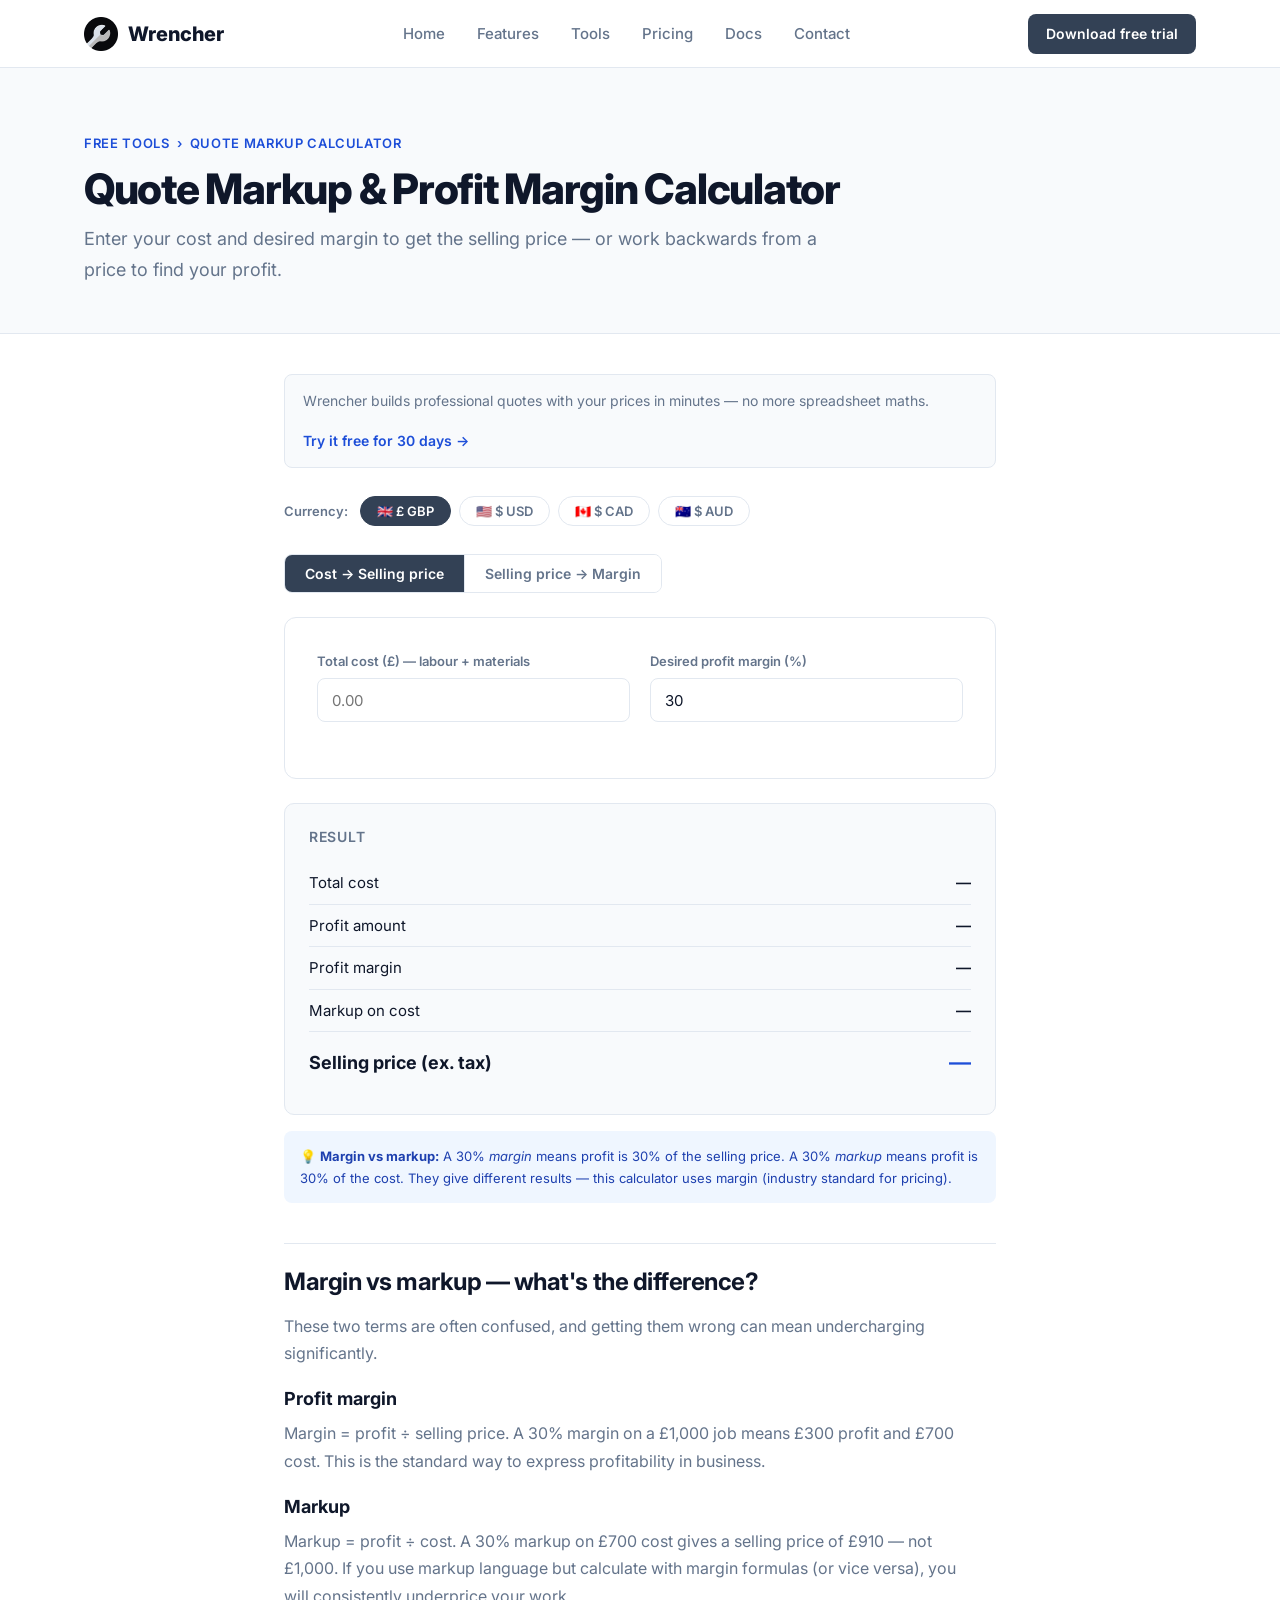
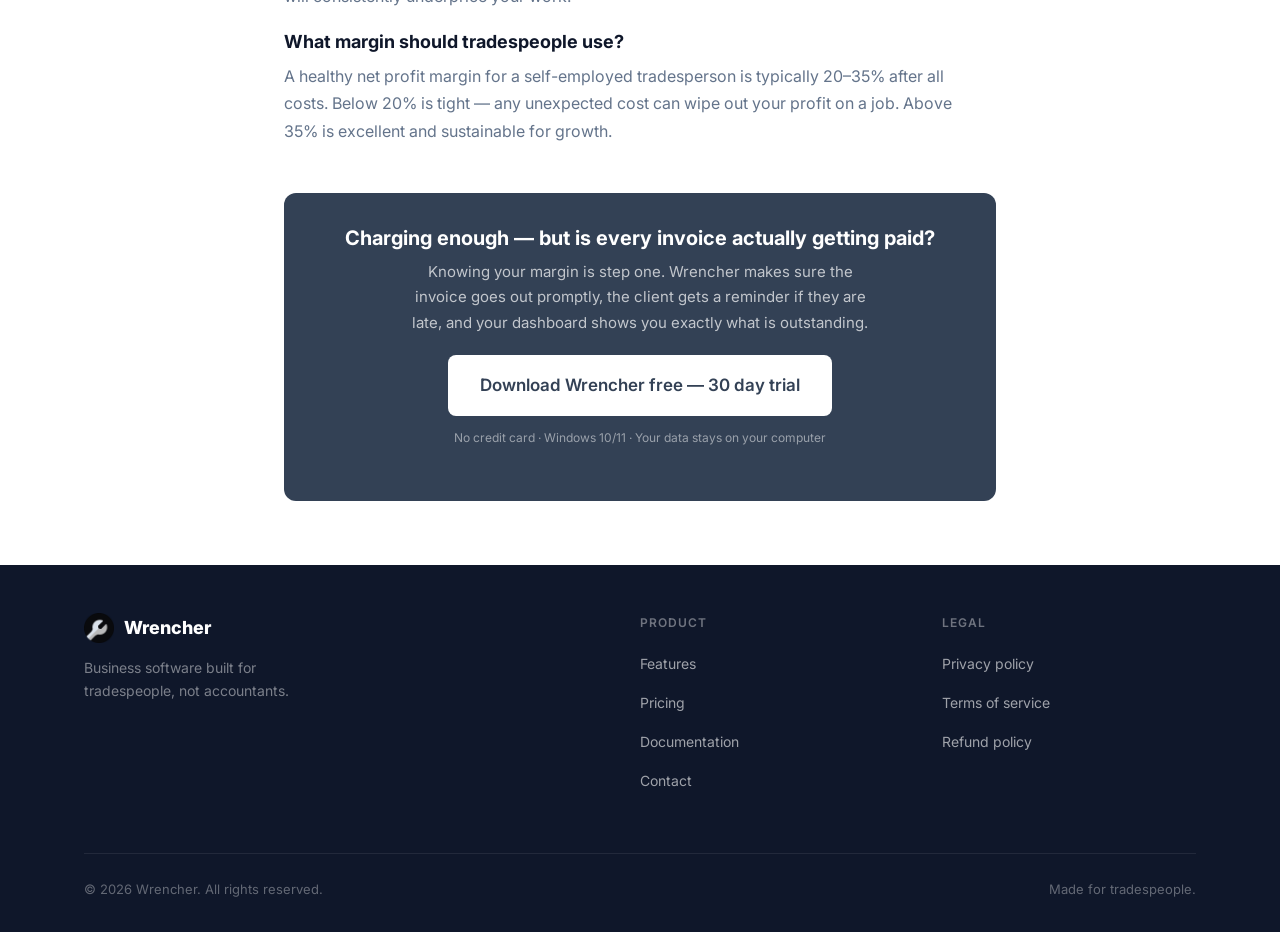
<file: tools/markup-calculator.html>
<!DOCTYPE html>
<html lang="en">
<head>
  <meta charset="UTF-8">
  <meta name="viewport" content="width=device-width, initial-scale=1.0">
  <title>Free Quote Markup Calculator for Tradespeople — Profit Margin | Wrencher</title>
  <meta name="description" content="Calculate your selling price from cost and desired profit margin. Or work backwards from a selling price to find your margin. Free markup calculator for tradespeople.">
  <link rel="icon" href="../assets/img/favicon.png">
  <link rel="stylesheet" href="../assets/css/style.css">
  <link href="https://fonts.googleapis.com/css2?family=Inter:wght@400;500;600;700;800&display=swap" rel="stylesheet">
  <script defer src="https://cdn.vercel-insights.com/v1/script.js"></script>
  <script defer src="https://cloud.umami.is/script.js" data-website-id="907d2de6-1e8d-4fe0-9528-f3a0af5a8998"></script>
</head>
<body>
<nav class="nav">
  <div class="nav__inner">
    <a href="../index.html" class="nav__brand"><img src="../assets/img/logo.png" alt="Wrencher logo">Wrencher</a>
    <ul class="nav__links">
      <li><a href="../index.html">Home</a></li><li><a href="../features.html">Features</a></li>
      <li><a href="index.html">Tools</a></li><li><a href="../pricing.html">Pricing</a></li>
      <li><a href="../docs.html">Docs</a></li><li><a href="../contact.html">Contact</a></li>
    </ul>
    <div class="nav__cta"><a data-umami-event="download-click" href="https://github.com/balogtibike/wrencher/releases/latest/download/WrencherSetup.exe" class="btn btn-primary" style="height:40px;padding:0 18px;font-size:14px;">Download free trial</a></div>
    <button class="nav__hamburger" aria-label="Menu"><span></span><span></span><span></span></button>
  </div>
</nav>

<div class="page-header">
  <div class="container">
    <span class="section__label"><a href="index.html" style="color:var(--blue);text-decoration:none;">Free tools</a> &nbsp;›&nbsp; Quote markup calculator</span>
    <h1>Quote Markup &amp; Profit Margin Calculator</h1>
    <p>Enter your cost and desired margin to get the selling price — or work backwards from a price to find your profit.</p>
  </div>
</div>

<section class="section" style="padding-top:40px;padding-bottom:64px;">
  <div class="container" style="max-width:760px;">

    <div class="calc-cta-top">
      <span>Wrencher builds professional quotes with your prices in minutes — no more spreadsheet maths.</span>
      <a data-umami-event="download-click" href="https://github.com/balogtibike/wrencher/releases/latest/download/WrencherSetup.exe">Try it free for 30 days →</a>
    </div>

    <div class="country-bar">
      <span>Currency:</span>
      <button class="country-btn active" onclick="setCountry('uk',this)">🇬🇧 £ GBP</button>
      <button class="country-btn" onclick="setCountry('us',this)">🇺🇸 $ USD</button>
      <button class="country-btn" onclick="setCountry('ca',this)">🇨🇦 $ CAD</button>
      <button class="country-btn" onclick="setCountry('au',this)">🇦🇺 $ AUD</button>
    </div>

    <!-- Mode tabs -->
    <div style="display:flex;gap:0;margin-bottom:24px;border:1px solid var(--rule);border-radius:8px;overflow:hidden;width:fit-content;">
      <button id="tab-forward" onclick="setMode('forward')" style="padding:10px 20px;border:none;background:var(--slate);color:white;font-family:inherit;font-size:14px;font-weight:600;cursor:pointer;">Cost → Selling price</button>
      <button id="tab-backward" onclick="setMode('backward')" style="padding:10px 20px;border:none;background:var(--white);color:var(--steel);font-family:inherit;font-size:14px;font-weight:600;cursor:pointer;border-left:1px solid var(--rule);">Selling price → Margin</button>
    </div>

    <div class="calc-card">
      <div id="mode-forward">
        <div class="calc-grid">
          <div class="calc-field">
            <label>Total cost (<span class="lbl-currency">£</span>) — labour + materials</label>
            <input type="number" id="cost" placeholder="0.00" min="0" step="0.01" oninput="calculate()">
          </div>
          <div class="calc-field">
            <label>Desired profit margin (%)</label>
            <input type="number" id="margin" value="30" min="0" max="99" step="1" oninput="calculate()">
          </div>
        </div>
      </div>
      <div id="mode-backward" style="display:none;">
        <div class="calc-grid">
          <div class="calc-field">
            <label>Selling price (<span class="lbl-currency">£</span>)</label>
            <input type="number" id="sell" placeholder="0.00" min="0" step="0.01" oninput="calculate()">
          </div>
          <div class="calc-field">
            <label>Total cost (<span class="lbl-currency">£</span>)</label>
            <input type="number" id="cost2" placeholder="0.00" min="0" step="0.01" oninput="calculate()">
          </div>
        </div>
      </div>
    </div>

    <div class="calc-result">
      <h3>Result</h3>
      <div class="result-row"><span>Total cost</span><span class="result-val" id="r-cost">—</span></div>
      <div class="result-row"><span>Profit amount</span><span class="result-val" id="r-profit">—</span></div>
      <div class="result-row"><span>Profit margin</span><span class="result-val" id="r-margin">—</span></div>
      <div class="result-row"><span>Markup on cost</span><span class="result-val" id="r-markup">—</span></div>
      <div class="result-row total"><span>Selling price (ex. tax)</span><span class="result-val" id="r-sell">—</span></div>
    </div>

    <div style="margin-top:16px;padding:14px 16px;background:#eff6ff;border-radius:8px;font-size:13px;color:#1e40af;">
      💡 <strong>Margin vs markup:</strong> A 30% <em>margin</em> means profit is 30% of the selling price. A 30% <em>markup</em> means profit is 30% of the cost. They give different results — this calculator uses margin (industry standard for pricing).
    </div>

    <div class="docs__section" style="margin-top:40px;">
      <h2>Margin vs markup — what's the difference?</h2>
      <p>These two terms are often confused, and getting them wrong can mean undercharging significantly.</p>
      <h3>Profit margin</h3>
      <p>Margin = profit ÷ selling price. A 30% margin on a £1,000 job means £300 profit and £700 cost. This is the standard way to express profitability in business.</p>
      <h3>Markup</h3>
      <p>Markup = profit ÷ cost. A 30% markup on £700 cost gives a selling price of £910 — not £1,000. If you use markup language but calculate with margin formulas (or vice versa), you will consistently underprice your work.</p>
      <h3>What margin should tradespeople use?</h3>
      <p>A healthy net profit margin for a self-employed tradesperson is typically 20–35% after all costs. Below 20% is tight — any unexpected cost can wipe out your profit on a job. Above 35% is excellent and sustainable for growth.</p>
    </div>

    <div class="calc-cta-bottom">
      <h3>Charging enough — but is every invoice actually getting paid?</h3>
      <p>Knowing your margin is step one. Wrencher makes sure the invoice goes out promptly, the client gets a reminder if they are late, and your dashboard shows you exactly what is outstanding.</p>
      <a data-umami-event="download-click" href="https://github.com/balogtibike/wrencher/releases/latest/download/WrencherSetup.exe" class="btn btn-primary btn-lg" style="background:white;color:var(--slate);">Download Wrencher free — 30 day trial</a>
      <p style="margin-top:12px;font-size:12px;color:rgba(255,255,255,.5);">No credit card · Windows 10/11 · Your data stays on your computer</p>
    </div>

  </div>
</section>

<footer class="footer">
  <div class="container">
    <div class="footer__inner" style="grid-template-columns:2fr 1fr 1fr;">
      <div><a href="../index.html" class="footer__brand"><img src="../assets/img/logo.png" alt="Wrencher">Wrencher</a><p class="footer__tagline">Business software built for tradespeople, not accountants.</p></div>
      <div class="footer__col"><h5>Product</h5><ul><li><a href="../features.html">Features</a></li><li><a href="../pricing.html">Pricing</a></li><li><a href="../docs.html">Documentation</a></li><li><a href="../contact.html">Contact</a></li></ul></div>
      <div class="footer__col"><h5>Legal</h5><ul><li><a href="../privacy.html">Privacy policy</a></li><li><a href="../terms.html">Terms of service</a></li><li><a href="../refund.html">Refund policy</a></li></ul></div>
    </div>
    <div class="footer__bottom"><span class="footer__copy">© 2026 Wrencher. All rights reserved.</span><span class="footer__copy">Made for tradespeople.</span></div>
  </div>
</footer>
<script src="../assets/js/main.js"></script>
<script>
const SYMS = { uk:'£', us:'$', ca:'$', au:'$' };
let current = localStorage.getItem('wrencher_country') || 'uk';
let mode = 'forward';

function setCountry(code, btn) {
  current = code;
  localStorage.setItem('wrencher_country', code);
  document.querySelectorAll('.country-btn').forEach(b => b.classList.remove('active'));
  btn.classList.add('active');
  document.querySelectorAll('.lbl-currency').forEach(el => el.textContent = SYMS[code]);
  calculate();
}

function setMode(m) {
  mode = m;
  document.getElementById('mode-forward').style.display  = m === 'forward'  ? '' : 'none';
  document.getElementById('mode-backward').style.display = m === 'backward' ? '' : 'none';
  document.getElementById('tab-forward').style.background  = m === 'forward'  ? 'var(--slate)' : 'var(--white)';
  document.getElementById('tab-forward').style.color       = m === 'forward'  ? 'white' : 'var(--steel)';
  document.getElementById('tab-backward').style.background = m === 'backward' ? 'var(--slate)' : 'var(--white)';
  document.getElementById('tab-backward').style.color      = m === 'backward' ? 'white' : 'var(--steel)';
  calculate();
}

function fmt(n) { return SYMS[current] + n.toFixed(2).replace(/\B(?=(\d{3})+(?!\d))/g,','); }

function calculate() {
  let cost, sell, profit, margin, markup;
  if (mode === 'forward') {
    cost   = parseFloat(document.getElementById('cost').value)   || 0;
    margin = parseFloat(document.getElementById('margin').value) || 0;
    if (margin >= 100) margin = 99;
    sell   = cost / (1 - margin / 100);
    profit = sell - cost;
    markup = cost > 0 ? (profit / cost * 100) : 0;
  } else {
    sell   = parseFloat(document.getElementById('sell').value)  || 0;
    cost   = parseFloat(document.getElementById('cost2').value) || 0;
    profit = sell - cost;
    margin = sell > 0 ? (profit / sell * 100) : 0;
    markup = cost > 0 ? (profit / cost * 100) : 0;
  }
  const hasVal = cost > 0 || sell > 0;
  document.getElementById('r-cost').textContent   = hasVal ? fmt(cost)   : '—';
  document.getElementById('r-profit').textContent = hasVal ? fmt(profit) : '—';
  document.getElementById('r-margin').textContent = hasVal ? margin.toFixed(1) + '%' : '—';
  document.getElementById('r-markup').textContent = hasVal ? markup.toFixed(1) + '%' : '—';
  document.getElementById('r-sell').textContent   = hasVal ? fmt(sell)   : '—';
}

(function() {
  const saved = localStorage.getItem('wrencher_country') || 'uk';
  const btn = document.querySelector(`.country-btn[onclick*="'${saved}'"]`);
  if (btn) setCountry(saved, btn);
})();
</script>
</body>
</html>
</file>
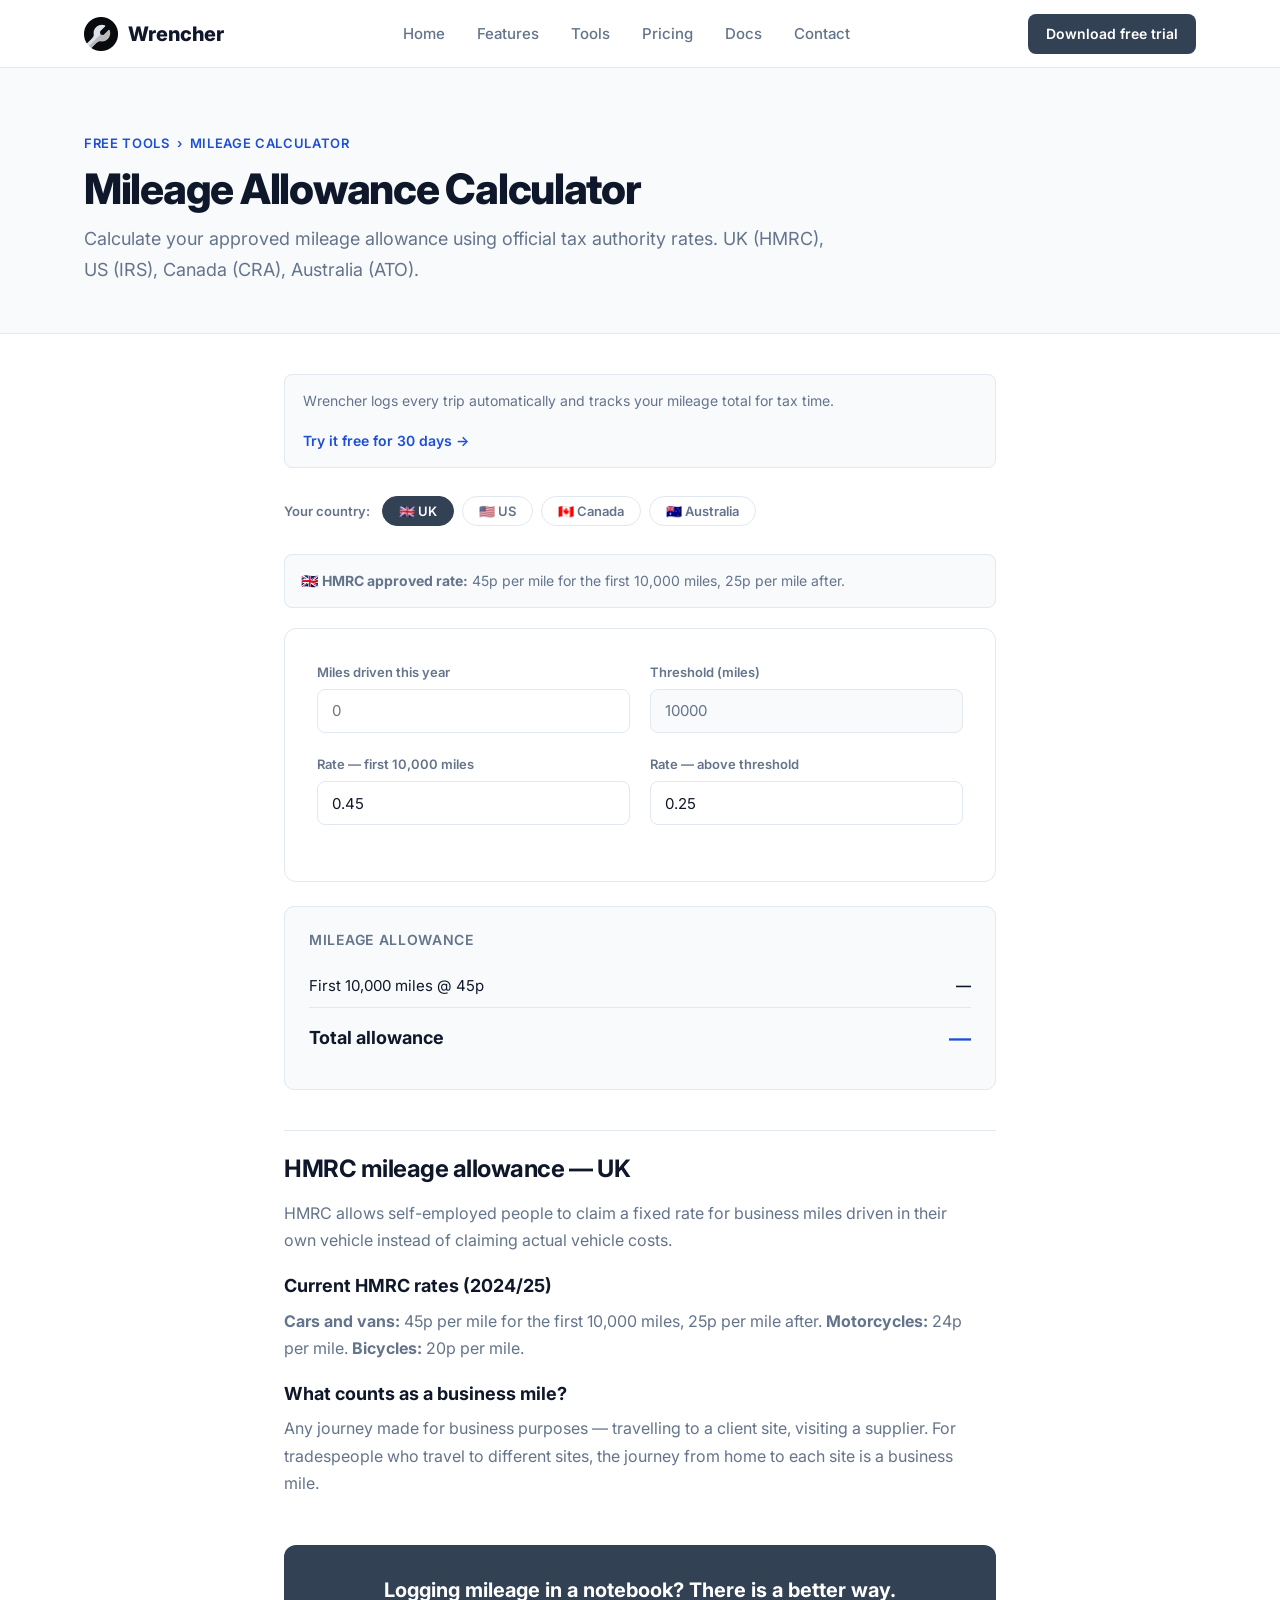
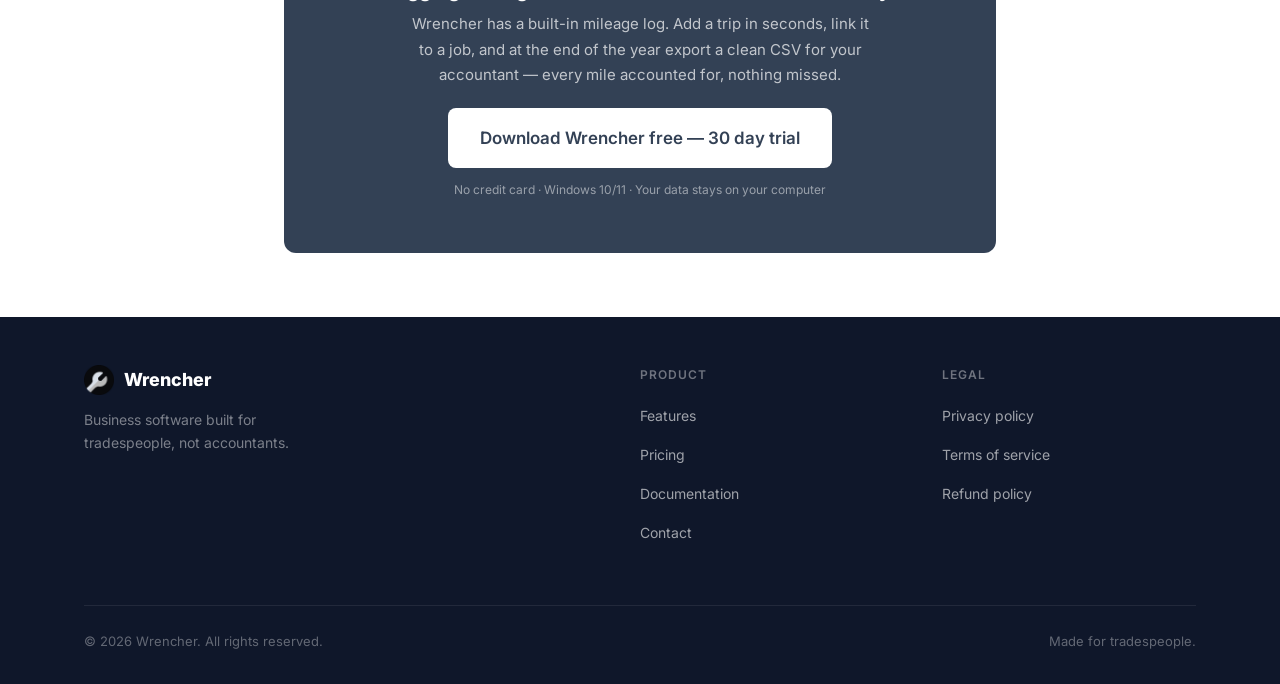
<file: tools/mileage-calculator.html>
<!DOCTYPE html>
<html lang="en">
<head>
  <meta charset="UTF-8">
  <meta name="viewport" content="width=device-width, initial-scale=1.0">
  <title>Free Mileage Allowance Calculator — HMRC, IRS, CRA, ATO Rates | Wrencher</title>
  <meta name="description" content="Calculate your approved mileage allowance for tax purposes. HMRC rates for UK (45p/25p per mile), IRS rate for US, CRA rate for Canada, ATO rate for Australia.">
  <link rel="icon" href="../assets/img/favicon.png">
  <link rel="stylesheet" href="../assets/css/style.css">
  <link href="https://fonts.googleapis.com/css2?family=Inter:wght@400;500;600;700;800&display=swap" rel="stylesheet">
  <script defer src="https://cdn.vercel-insights.com/v1/script.js"></script>
  <script defer src="https://cloud.umami.is/script.js" data-website-id="907d2de6-1e8d-4fe0-9528-f3a0af5a8998"></script>
</head>
<body>
<nav class="nav">
  <div class="nav__inner">
    <a href="../index.html" class="nav__brand"><img src="../assets/img/logo.png" alt="Wrencher logo">Wrencher</a>
    <ul class="nav__links">
      <li><a href="../index.html">Home</a></li><li><a href="../features.html">Features</a></li>
      <li><a href="index.html">Tools</a></li><li><a href="../pricing.html">Pricing</a></li>
      <li><a href="../docs.html">Docs</a></li><li><a href="../contact.html">Contact</a></li>
    </ul>
    <div class="nav__cta"><a data-umami-event="download-click" href="https://github.com/balogtibike/wrencher/releases/latest/download/WrencherSetup.exe" class="btn btn-primary" style="height:40px;padding:0 18px;font-size:14px;">Download free trial</a></div>
    <button class="nav__hamburger" aria-label="Menu"><span></span><span></span><span></span></button>
  </div>
</nav>

<div class="page-header">
  <div class="container">
    <span class="section__label"><a href="index.html" style="color:var(--blue);text-decoration:none;">Free tools</a> &nbsp;›&nbsp; Mileage calculator</span>
    <h1>Mileage Allowance Calculator</h1>
    <p>Calculate your approved mileage allowance using official tax authority rates. UK (HMRC), US (IRS), Canada (CRA), Australia (ATO).</p>
  </div>
</div>

<section class="section" style="padding-top:40px;padding-bottom:64px;">
  <div class="container" style="max-width:760px;">

    <div class="calc-cta-top">
      <span>Wrencher logs every trip automatically and tracks your mileage total for tax time.</span>
      <a data-umami-event="download-click" href="https://github.com/balogtibike/wrencher/releases/latest/download/WrencherSetup.exe">Try it free for 30 days →</a>
    </div>

    <div class="country-bar">
      <span>Your country:</span>
      <button class="country-btn active" onclick="setCountry('uk',this)">🇬🇧 UK</button>
      <button class="country-btn" onclick="setCountry('us',this)">🇺🇸 US</button>
      <button class="country-btn" onclick="setCountry('ca',this)">🇨🇦 Canada</button>
      <button class="country-btn" onclick="setCountry('au',this)">🇦🇺 Australia</button>
    </div>

    <div style="margin-bottom:20px;padding:14px 16px;background:var(--paper);border:1px solid var(--rule);border-radius:8px;font-size:14px;color:var(--steel);" id="rate-info">
      🇬🇧 <strong>HMRC approved rate:</strong> 45p per mile for the first 10,000 miles, 25p per mile after.
    </div>

    <div class="calc-card">
      <div class="calc-grid">
        <div class="calc-field">
          <label id="lbl-distance">Miles driven this year</label>
          <input type="number" id="miles" placeholder="0" min="0" oninput="calculate()">
        </div>
        <div class="calc-field">
          <label id="lbl-threshold">Threshold (<span id="lbl-unit">miles</span>)</label>
          <input type="number" id="threshold" value="10000" min="0" readonly style="background:var(--paper);color:var(--steel);">
        </div>
        <div class="calc-field">
          <label id="lbl-rate1">Rate — first <span id="lbl-t1">10,000 miles</span></label>
          <input type="number" id="rate1" value="0.45" min="0" step="0.001" oninput="calculate()">
        </div>
        <div class="calc-field">
          <label id="lbl-rate2">Rate — above threshold</label>
          <input type="number" id="rate2" value="0.25" min="0" step="0.001" oninput="calculate()">
        </div>
      </div>
    </div>

    <div class="calc-result">
      <h3>Mileage allowance</h3>
      <div class="result-row" id="row-tier1">
        <span id="lbl-tier1">First 10,000 miles @ 45p</span>
        <span class="result-val" id="res-tier1">—</span>
      </div>
      <div class="result-row" id="row-tier2" style="display:none;">
        <span id="lbl-tier2">Remaining miles @ 25p</span>
        <span class="result-val" id="res-tier2">—</span>
      </div>
      <div class="result-row total">
        <span>Total allowance</span>
        <span class="result-val" id="res-total">—</span>
      </div>
    </div>

    <div class="docs__section" style="margin-top:40px;">
      <h2 id="info-h">HMRC mileage allowance — UK</h2>
      <div id="info-body">
        <p>HMRC allows self-employed people to claim a fixed rate for business miles driven in their own vehicle, instead of claiming actual vehicle costs. This is called the Approved Mileage Allowance Payment (AMAP).</p>
        <h3>Current HMRC rates (2024/25)</h3>
        <p><strong>Cars and vans:</strong> 45p per mile for the first 10,000 business miles in the tax year, 25p per mile for every mile above 10,000.</p>
        <p><strong>Motorcycles:</strong> 24p per mile (flat rate, no threshold).</p>
        <p><strong>Bicycles:</strong> 20p per mile (flat rate).</p>
        <h3>What counts as a business mile?</h3>
        <p>Any journey made for business purposes — travelling to a client site, visiting a supplier, attending a training course. Commuting from home to a regular fixed place of work does not count. For most tradespeople who travel to different job sites each day, the journey from home to each site is a business mile.</p>
        <h3>Do you have to use the AMAP rate?</h3>
        <p>No — you can instead claim your actual vehicle expenses (fuel, insurance, servicing, depreciation) on a proportional basis. The AMAP rate is simpler and often more beneficial for tradespeople who drive a lot in efficient vehicles.</p>
      </div>
    </div>

    <div class="calc-cta-bottom">
      <h3>Logging mileage in a notebook? There is a better way.</h3>
      <p>Wrencher has a built-in mileage log. Add a trip in seconds, link it to a job, and at the end of the year export a clean CSV for your accountant — every mile accounted for, nothing missed.</p>
      <a data-umami-event="download-click" href="https://github.com/balogtibike/wrencher/releases/latest/download/WrencherSetup.exe" class="btn btn-primary btn-lg" style="background:white;color:var(--slate);">Download Wrencher free — 30 day trial</a>
      <p style="margin-top:12px;font-size:12px;color:rgba(255,255,255,.5);">No credit card · Windows 10/11 · Your data stays on your computer</p>
    </div>

  </div>
</section>

<footer class="footer">
  <div class="container">
    <div class="footer__inner" style="grid-template-columns:2fr 1fr 1fr;">
      <div><a href="../index.html" class="footer__brand"><img src="../assets/img/logo.png" alt="Wrencher">Wrencher</a><p class="footer__tagline">Business software built for tradespeople, not accountants.</p></div>
      <div class="footer__col"><h5>Product</h5><ul><li><a href="../features.html">Features</a></li><li><a href="../pricing.html">Pricing</a></li><li><a href="../docs.html">Documentation</a></li><li><a href="../contact.html">Contact</a></li></ul></div>
      <div class="footer__col"><h5>Legal</h5><ul><li><a href="../privacy.html">Privacy policy</a></li><li><a href="../terms.html">Terms of service</a></li><li><a href="../refund.html">Refund policy</a></li></ul></div>
    </div>
    <div class="footer__bottom"><span class="footer__copy">© 2026 Wrencher. All rights reserved.</span><span class="footer__copy">Made for tradespeople.</span></div>
  </div>
</footer>
<script src="../assets/js/main.js"></script>
<script>
const CONFIG = {
  uk: {
    sym:'£', unit:'miles', threshold:10000,
    rate1:0.45, rate2:0.25,
    rateInfo:'🇬🇧 <strong>HMRC approved rate:</strong> 45p per mile for the first 10,000 miles, 25p per mile after.',
    info_h: 'HMRC mileage allowance — UK',
    info: '<p>HMRC allows self-employed people to claim a fixed rate for business miles driven in their own vehicle instead of claiming actual vehicle costs.</p><h3>Current HMRC rates (2024/25)</h3><p><strong>Cars and vans:</strong> 45p per mile for the first 10,000 miles, 25p per mile after. <strong>Motorcycles:</strong> 24p per mile. <strong>Bicycles:</strong> 20p per mile.</p><h3>What counts as a business mile?</h3><p>Any journey made for business purposes — travelling to a client site, visiting a supplier. For tradespeople who travel to different sites, the journey from home to each site is a business mile.</p>',
  },
  us: {
    sym:'$', unit:'miles', threshold:0,
    rate1:0.67, rate2:0.67,
    rateInfo:'🇺🇸 <strong>IRS standard mileage rate (2024):</strong> 67 cents per mile for business use.',
    info_h: 'IRS mileage rate — United States',
    info: '<p>The IRS sets a standard mileage rate each year for calculating the deductible cost of operating a vehicle for business purposes. For 2024, the rate is <strong>67 cents per mile</strong>.</p><h3>How to claim</h3><p>Track your business miles during the year. Multiply total business miles by the IRS rate to get your deductible amount. Keep a mileage log with date, destination, purpose, and miles driven for each trip.</p><h3>Standard rate vs actual expenses</h3><p>You can choose to deduct actual vehicle expenses (gas, insurance, depreciation) instead. Most self-employed tradespeople find the standard rate simpler and comparable in value.</p>',
  },
  ca: {
    sym:'$', unit:'km', threshold:5000,
    rate1:0.70, rate2:0.64,
    rateInfo:'🇨🇦 <strong>CRA rate (2024):</strong> 70¢ per km for the first 5,000 km, 64¢ per km after.',
    info_h: 'CRA mileage rate — Canada',
    info: '<p>The Canada Revenue Agency (CRA) sets per-kilometre rates for calculating vehicle expenses for self-employed individuals. For 2024, the rate is <strong>70¢/km for the first 5,000 km</strong> and <strong>64¢/km after that</strong>.</p><h3>Quebec residents</h3><p>Rates are slightly different for residents of Quebec — check the CRA website for the current Quebec-specific rates.</p><h3>Record keeping</h3><p>Keep a logbook recording the date, destination, purpose, and kilometres driven for each business trip. The CRA may request this if you are audited.</p>',
  },
  au: {
    sym:'$', unit:'km', threshold:0,
    rate1:0.85, rate2:0.85,
    rateInfo:'🇦🇺 <strong>ATO rate (2023/24):</strong> 85 cents per kilometre for business use.',
    info_h: 'ATO mileage rate — Australia',
    info: '<p>The Australian Taxation Office (ATO) sets a cents per kilometre rate for claiming vehicle expenses. For 2023/24, the rate is <strong>85 cents per kilometre</strong>.</p><h3>The cents per km method</h3><p>You can claim up to 5,000 business kilometres per year using this method — no receipts required, but you need to be able to show how you calculated your business kilometres.</p><h3>Logbook method</h3><p>If you drive more than 5,000 business km per year, the logbook method usually gives a higher deduction. This involves keeping a 12-week logbook to establish your business use percentage.</p>',
  },
};
let current = localStorage.getItem('wrencher_country') || 'uk';

function setCountry(code, btn) {
  current = code;
  localStorage.setItem('wrencher_country', code);
  document.querySelectorAll('.country-btn').forEach(b => b.classList.remove('active'));
  btn.classList.add('active');
  const c = CONFIG[code];
  document.getElementById('rate-info').innerHTML = c.rateInfo;
  document.getElementById('rate1').value = c.rate1;
  document.getElementById('rate2').value = c.rate2;
  document.getElementById('threshold').value = c.threshold;
  const unit = c.unit;
  document.getElementById('lbl-unit').textContent = unit;
  document.getElementById('lbl-distance').textContent = unit.charAt(0).toUpperCase() + unit.slice(1) + ' driven this year';
  document.getElementById('lbl-threshold').textContent = 'Threshold (' + unit + ')';
  document.getElementById('lbl-rate1').innerHTML = 'Rate — first <span id="lbl-t1">' + (c.threshold > 0 ? c.threshold.toLocaleString() + ' ' + unit : 'all ' + unit) + '</span>';
  document.getElementById('info-h').textContent = c.info_h;
  document.getElementById('info-body').innerHTML = c.info;
  if (c.threshold === 0) {
    document.getElementById('row-tier2').style.display = 'none';
  }
  calculate();
}

function fmt(n) { return CONFIG[current].sym + n.toFixed(2).replace(/\B(?=(\d{3})+(?!\d))/g,','); }

function calculate() {
  const c   = CONFIG[current];
  const dist = parseFloat(document.getElementById('miles').value) || 0;
  const r1  = parseFloat(document.getElementById('rate1').value) || 0;
  const r2  = parseFloat(document.getElementById('rate2').value) || 0;
  const thr = c.threshold;
  let t1, t2, total;
  if (thr > 0 && dist > thr) {
    t1 = thr * r1;
    t2 = (dist - thr) * r2;
    document.getElementById('row-tier2').style.display = '';
    document.getElementById('lbl-tier1').textContent = 'First ' + thr.toLocaleString() + ' ' + c.unit + ' @ ' + (r1*100).toFixed(0) + 'p';
    document.getElementById('lbl-tier2').textContent = 'Remaining ' + (dist - thr).toLocaleString() + ' ' + c.unit + ' @ ' + (r2*100).toFixed(0) + 'p';
    document.getElementById('res-tier1').textContent = dist ? fmt(t1) : '—';
    document.getElementById('res-tier2').textContent = dist ? fmt(t2) : '—';
  } else {
    t1 = dist * r1;
    t2 = 0;
    document.getElementById('row-tier2').style.display = 'none';
    document.getElementById('res-tier1').textContent = dist ? fmt(t1) : '—';
  }
  total = t1 + t2;
  document.getElementById('res-total').textContent = dist ? fmt(total) : '—';
}

(function() {
  const saved = localStorage.getItem('wrencher_country') || 'uk';
  const btn = document.querySelector(`.country-btn[onclick*="'${saved}'"]`);
  if (btn) setCountry(saved, btn);
  else calculate();
})();
</script>
</body>
</html>
</file>
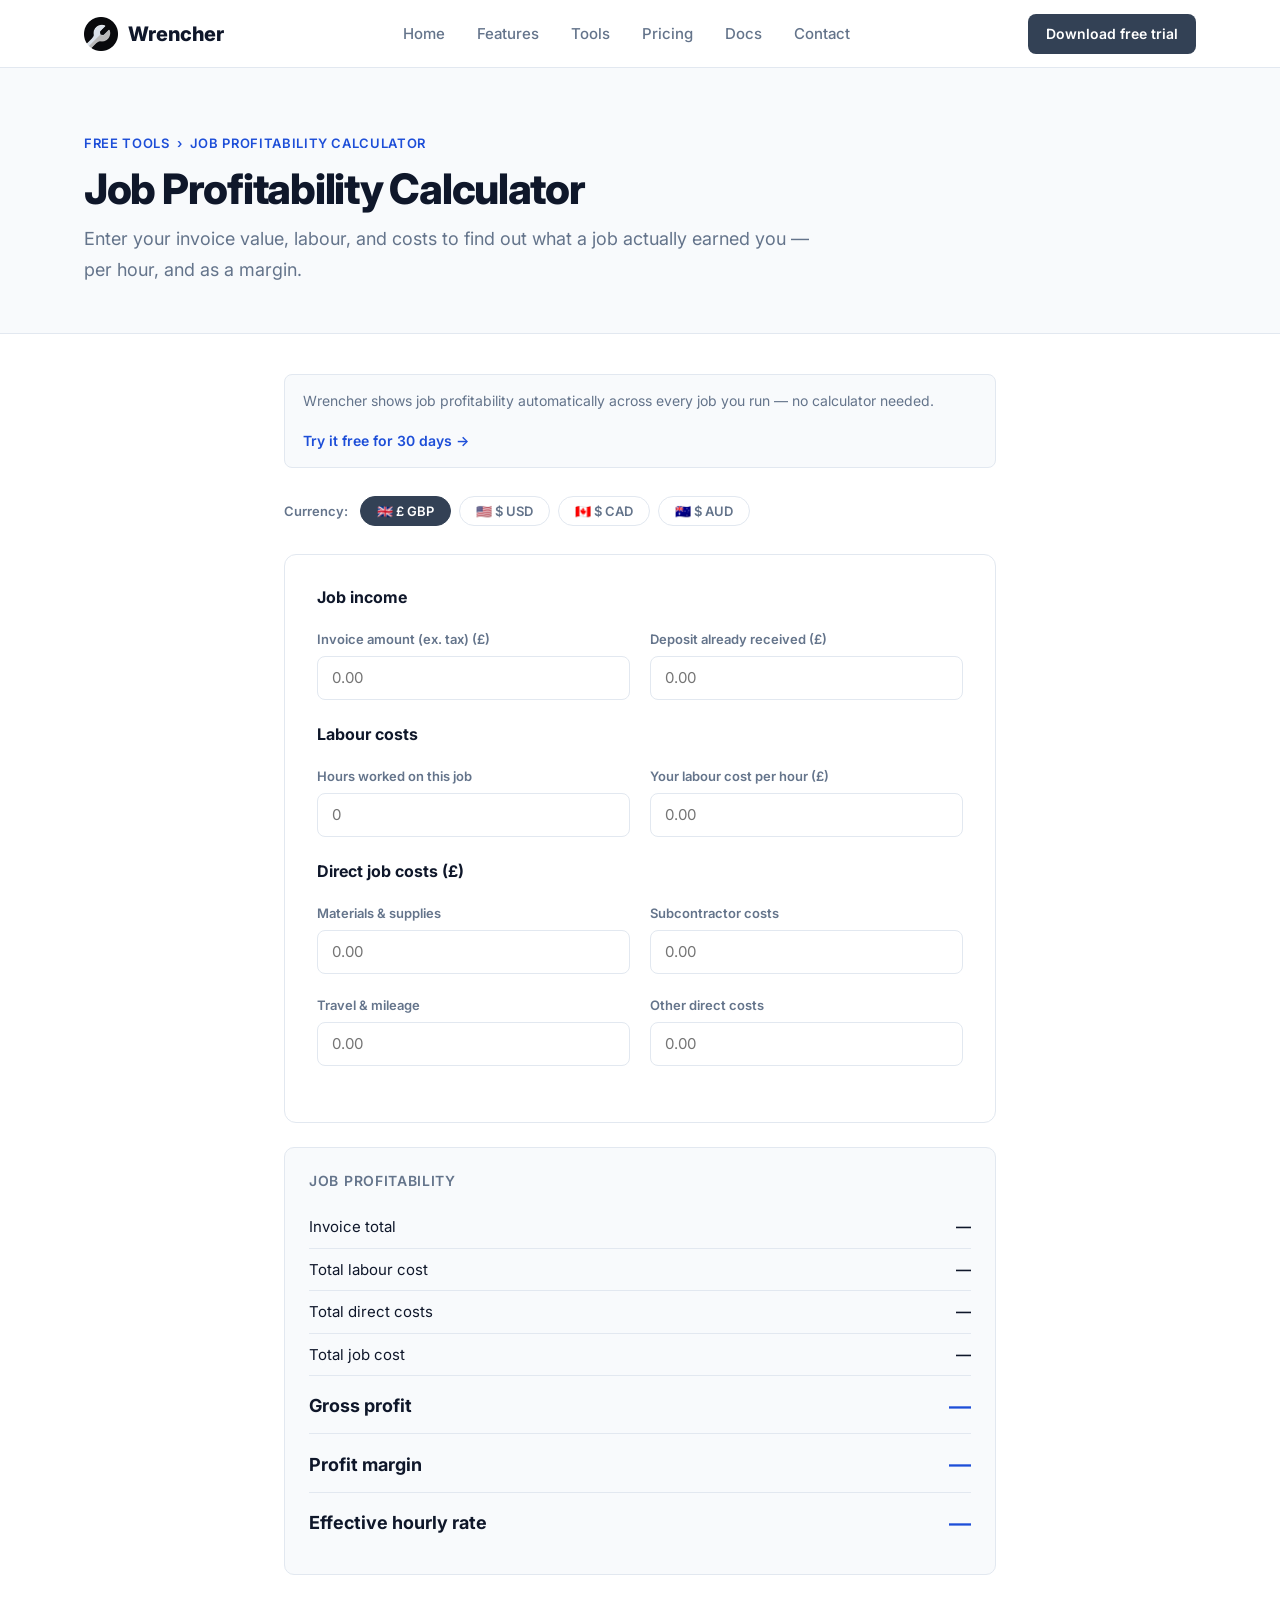
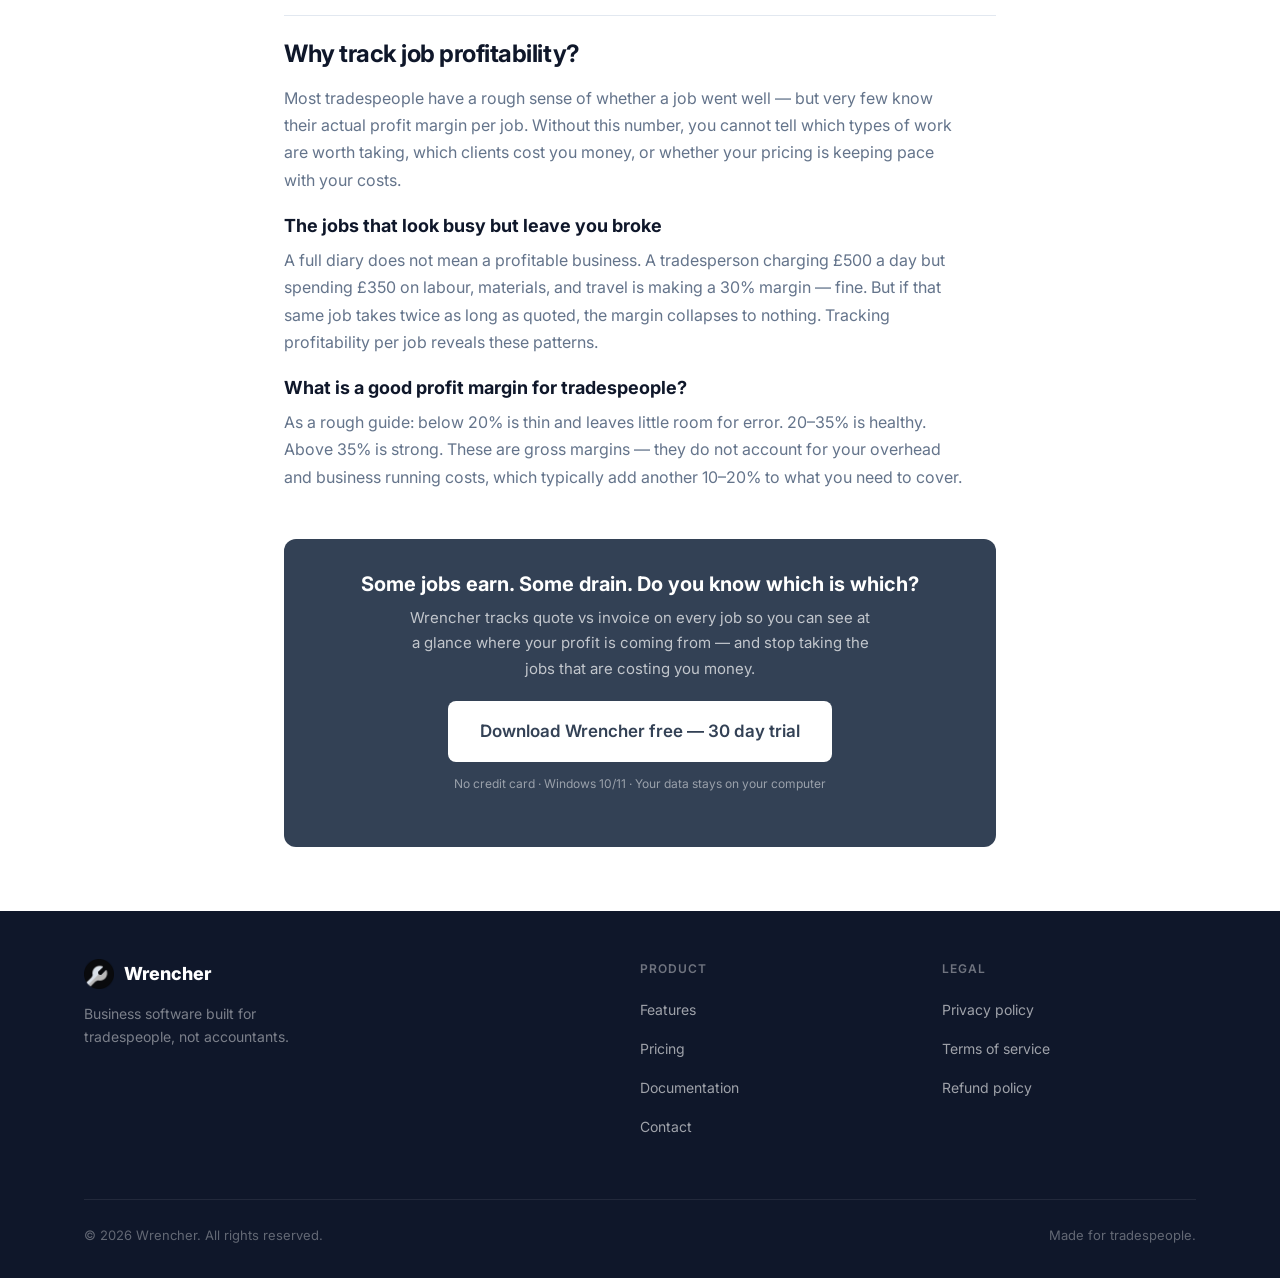
<file: tools/profitability-calculator.html>
<!DOCTYPE html>
<html lang="en">
<head>
  <meta charset="UTF-8">
  <meta name="viewport" content="width=device-width, initial-scale=1.0">
  <title>Free Job Profitability Calculator for Tradespeople | Wrencher</title>
  <meta name="description" content="Find out how much a job actually made. Enter your quote value, labour hours, materials and overhead to see your real profit margin and hourly earnings.">
  <link rel="icon" href="../assets/img/favicon.png">
  <link rel="stylesheet" href="../assets/css/style.css">
  <link href="https://fonts.googleapis.com/css2?family=Inter:wght@400;500;600;700;800&display=swap" rel="stylesheet">
  <script defer src="https://cdn.vercel-insights.com/v1/script.js"></script>
  <script defer src="https://cloud.umami.is/script.js" data-website-id="907d2de6-1e8d-4fe0-9528-f3a0af5a8998"></script>
</head>
<body>
<nav class="nav">
  <div class="nav__inner">
    <a href="../index.html" class="nav__brand"><img src="../assets/img/logo.png" alt="Wrencher logo">Wrencher</a>
    <ul class="nav__links">
      <li><a href="../index.html">Home</a></li><li><a href="../features.html">Features</a></li>
      <li><a href="index.html">Tools</a></li><li><a href="../pricing.html">Pricing</a></li>
      <li><a href="../docs.html">Docs</a></li><li><a href="../contact.html">Contact</a></li>
    </ul>
    <div class="nav__cta"><a data-umami-event="download-click" href="https://github.com/balogtibike/wrencher/releases/latest/download/WrencherSetup.exe" class="btn btn-primary" style="height:40px;padding:0 18px;font-size:14px;">Download free trial</a></div>
    <button class="nav__hamburger" aria-label="Menu"><span></span><span></span><span></span></button>
  </div>
</nav>

<div class="page-header">
  <div class="container">
    <span class="section__label"><a href="index.html" style="color:var(--blue);text-decoration:none;">Free tools</a> &nbsp;›&nbsp; Job profitability calculator</span>
    <h1>Job Profitability Calculator</h1>
    <p>Enter your invoice value, labour, and costs to find out what a job actually earned you — per hour, and as a margin.</p>
  </div>
</div>

<section class="section" style="padding-top:40px;padding-bottom:64px;">
  <div class="container" style="max-width:760px;">

    <div class="calc-cta-top">
      <span>Wrencher shows job profitability automatically across every job you run — no calculator needed.</span>
      <a data-umami-event="download-click" href="https://github.com/balogtibike/wrencher/releases/latest/download/WrencherSetup.exe">Try it free for 30 days →</a>
    </div>

    <div class="country-bar">
      <span>Currency:</span>
      <button class="country-btn active" onclick="setCountry('uk',this)">🇬🇧 £ GBP</button>
      <button class="country-btn" onclick="setCountry('us',this)">🇺🇸 $ USD</button>
      <button class="country-btn" onclick="setCountry('ca',this)">🇨🇦 $ CAD</button>
      <button class="country-btn" onclick="setCountry('au',this)">🇦🇺 $ AUD</button>
    </div>

    <div class="calc-card">
      <h3 style="margin-bottom:20px;font-size:16px;">Job income</h3>
      <div class="calc-grid">
        <div class="calc-field">
          <label>Invoice amount (ex. tax) (<span class="lbl-currency">£</span>)</label>
          <input type="number" id="invoice" placeholder="0.00" min="0" step="0.01" oninput="calculate()">
        </div>
        <div class="calc-field">
          <label>Deposit already received (<span class="lbl-currency">£</span>)</label>
          <input type="number" id="deposit" placeholder="0.00" min="0" step="0.01" oninput="calculate()">
        </div>
      </div>

      <h3 style="margin-bottom:20px;font-size:16px;">Labour costs</h3>
      <div class="calc-grid">
        <div class="calc-field">
          <label>Hours worked on this job</label>
          <input type="number" id="hours" placeholder="0" min="0" step="0.5" oninput="calculate()">
        </div>
        <div class="calc-field">
          <label>Your labour cost per hour (<span class="lbl-currency">£</span>)</label>
          <input type="number" id="labourrate" placeholder="0.00" min="0" step="0.01" oninput="calculate()">
        </div>
      </div>

      <h3 style="margin-bottom:20px;font-size:16px;">Direct job costs (<span class="lbl-currency">£</span>)</h3>
      <div class="calc-grid">
        <div class="calc-field">
          <label>Materials &amp; supplies</label>
          <input type="number" id="materials" placeholder="0.00" min="0" step="0.01" oninput="calculate()">
        </div>
        <div class="calc-field">
          <label>Subcontractor costs</label>
          <input type="number" id="sub" placeholder="0.00" min="0" step="0.01" oninput="calculate()">
        </div>
        <div class="calc-field">
          <label>Travel &amp; mileage</label>
          <input type="number" id="travel" placeholder="0.00" min="0" step="0.01" oninput="calculate()">
        </div>
        <div class="calc-field">
          <label>Other direct costs</label>
          <input type="number" id="other" placeholder="0.00" min="0" step="0.01" oninput="calculate()">
        </div>
      </div>
    </div>

    <div class="calc-result">
      <h3>Job profitability</h3>
      <div class="result-row"><span>Invoice total</span><span class="result-val" id="r-invoice">—</span></div>
      <div class="result-row"><span>Total labour cost</span><span class="result-val" id="r-labour">—</span></div>
      <div class="result-row"><span>Total direct costs</span><span class="result-val" id="r-costs">—</span></div>
      <div class="result-row"><span>Total job cost</span><span class="result-val" id="r-total-cost">—</span></div>
      <div class="result-row total"><span>Gross profit</span><span class="result-val" id="r-profit">—</span></div>
      <div class="result-row total"><span>Profit margin</span><span class="result-val" id="r-margin">—</span></div>
      <div class="result-row total"><span>Effective hourly rate</span><span class="result-val" id="r-hourly">—</span></div>
    </div>

    <div id="profit-msg" style="display:none;margin-top:16px;padding:14px 16px;border-radius:8px;font-size:13px;"></div>

    <div class="docs__section" style="margin-top:40px;">
      <h2>Why track job profitability?</h2>
      <p>Most tradespeople have a rough sense of whether a job went well — but very few know their actual profit margin per job. Without this number, you cannot tell which types of work are worth taking, which clients cost you money, or whether your pricing is keeping pace with your costs.</p>
      <h3>The jobs that look busy but leave you broke</h3>
      <p>A full diary does not mean a profitable business. A tradesperson charging £500 a day but spending £350 on labour, materials, and travel is making a 30% margin — fine. But if that same job takes twice as long as quoted, the margin collapses to nothing. Tracking profitability per job reveals these patterns.</p>
      <h3>What is a good profit margin for tradespeople?</h3>
      <p>As a rough guide: below 20% is thin and leaves little room for error. 20–35% is healthy. Above 35% is strong. These are gross margins — they do not account for your overhead and business running costs, which typically add another 10–20% to what you need to cover.</p>
    </div>

    <div class="calc-cta-bottom">
      <h3>Some jobs earn. Some drain. Do you know which is which?</h3>
      <p>Wrencher tracks quote vs invoice on every job so you can see at a glance where your profit is coming from — and stop taking the jobs that are costing you money.</p>
      <a data-umami-event="download-click" href="https://github.com/balogtibike/wrencher/releases/latest/download/WrencherSetup.exe" class="btn btn-primary btn-lg" style="background:white;color:var(--slate);">Download Wrencher free — 30 day trial</a>
      <p style="margin-top:12px;font-size:12px;color:rgba(255,255,255,.5);">No credit card · Windows 10/11 · Your data stays on your computer</p>
    </div>

  </div>
</section>

<footer class="footer">
  <div class="container">
    <div class="footer__inner" style="grid-template-columns:2fr 1fr 1fr;">
      <div><a href="../index.html" class="footer__brand"><img src="../assets/img/logo.png" alt="Wrencher">Wrencher</a><p class="footer__tagline">Business software built for tradespeople, not accountants.</p></div>
      <div class="footer__col"><h5>Product</h5><ul><li><a href="../features.html">Features</a></li><li><a href="../pricing.html">Pricing</a></li><li><a href="../docs.html">Documentation</a></li><li><a href="../contact.html">Contact</a></li></ul></div>
      <div class="footer__col"><h5>Legal</h5><ul><li><a href="../privacy.html">Privacy policy</a></li><li><a href="../terms.html">Terms of service</a></li><li><a href="../refund.html">Refund policy</a></li></ul></div>
    </div>
    <div class="footer__bottom"><span class="footer__copy">© 2026 Wrencher. All rights reserved.</span><span class="footer__copy">Made for tradespeople.</span></div>
  </div>
</footer>
<script src="../assets/js/main.js"></script>
<script>
const SYMS = { uk:'£', us:'$', ca:'$', au:'$' };
let current = localStorage.getItem('wrencher_country') || 'uk';

function setCountry(code, btn) {
  current = code;
  localStorage.setItem('wrencher_country', code);
  document.querySelectorAll('.country-btn').forEach(b => b.classList.remove('active'));
  btn.classList.add('active');
  document.querySelectorAll('.lbl-currency').forEach(el => el.textContent = SYMS[code]);
  calculate();
}

function fmt(n) { return SYMS[current] + Math.abs(n).toFixed(2).replace(/\B(?=(\d{3})+(?!\d))/g,','); }

function calculate() {
  const invoice   = parseFloat(document.getElementById('invoice').value)    || 0;
  const hours     = parseFloat(document.getElementById('hours').value)      || 0;
  const lrate     = parseFloat(document.getElementById('labourrate').value) || 0;
  const materials = parseFloat(document.getElementById('materials').value)  || 0;
  const sub       = parseFloat(document.getElementById('sub').value)        || 0;
  const travel    = parseFloat(document.getElementById('travel').value)     || 0;
  const other     = parseFloat(document.getElementById('other').value)      || 0;

  const labour     = hours * lrate;
  const directCost = materials + sub + travel + other;
  const totalCost  = labour + directCost;
  const profit     = invoice - totalCost;
  const margin     = invoice > 0 ? (profit / invoice * 100) : 0;
  const hourly     = hours > 0 ? profit / hours : 0;

  const hasVal = invoice > 0;
  document.getElementById('r-invoice').textContent    = hasVal ? fmt(invoice)   : '—';
  document.getElementById('r-labour').textContent     = hasVal ? fmt(labour)    : '—';
  document.getElementById('r-costs').textContent      = hasVal ? fmt(directCost): '—';
  document.getElementById('r-total-cost').textContent = hasVal ? fmt(totalCost) : '—';
  document.getElementById('r-profit').textContent     = hasVal ? (profit < 0 ? '-' : '') + fmt(profit) : '—';
  document.getElementById('r-margin').textContent     = hasVal ? margin.toFixed(1) + '%' : '—';
  document.getElementById('r-hourly').textContent     = hasVal && hours > 0 ? fmt(hourly) + '/hr' : '—';

  // Feedback message
  const msg = document.getElementById('profit-msg');
  if (hasVal) {
    msg.style.display = '';
    if (profit < 0) {
      msg.style.background = '#fef2f2'; msg.style.color = '#dc2626';
      msg.innerHTML = '⚠️ <strong>This job lost money.</strong> Your costs exceed your invoice by ' + fmt(Math.abs(profit)) + '. Review your labour estimate or pricing for similar jobs.';
    } else if (margin < 20) {
      msg.style.background = '#fffbeb'; msg.style.color = '#854d0e';
      msg.innerHTML = '⚠️ <strong>Thin margin.</strong> Under 20% leaves little room for unexpected costs. Consider whether your pricing reflects the real effort and risk.';
    } else if (margin >= 35) {
      msg.style.background = '#f0fdf4'; msg.style.color = '#166534';
      msg.innerHTML = '✓ <strong>Strong margin.</strong> ' + margin.toFixed(1) + '% is a healthy, sustainable profit for this job.';
    } else {
      msg.style.background = '#f0fdf4'; msg.style.color = '#166534';
      msg.innerHTML = '✓ <strong>Healthy margin.</strong> ' + margin.toFixed(1) + '% is a solid profit for this type of work.';
    }
  } else {
    msg.style.display = 'none';
  }
}

(function() {
  const saved = localStorage.getItem('wrencher_country') || 'uk';
  const btn = document.querySelector(`.country-btn[onclick*="'${saved}'"]`);
  if (btn) setCountry(saved, btn);
})();
</script>
</body>
</html>
</file>
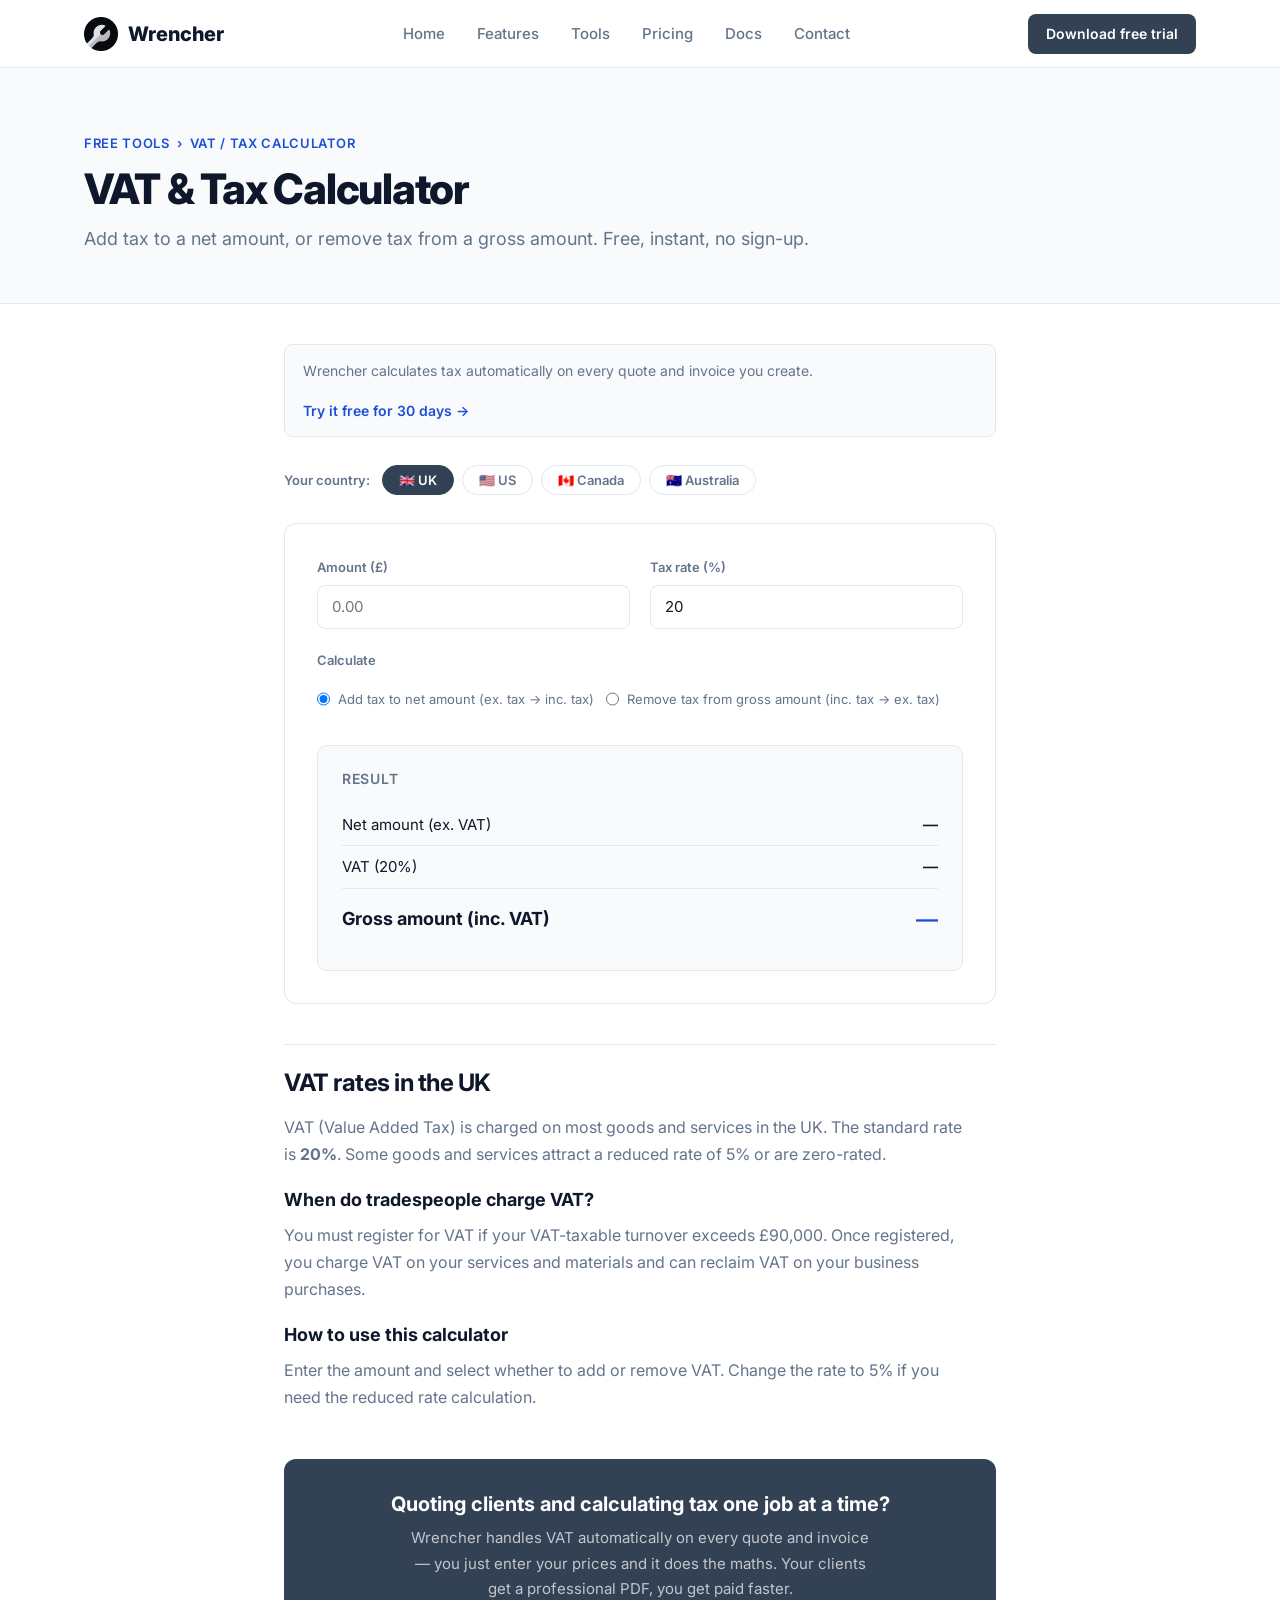
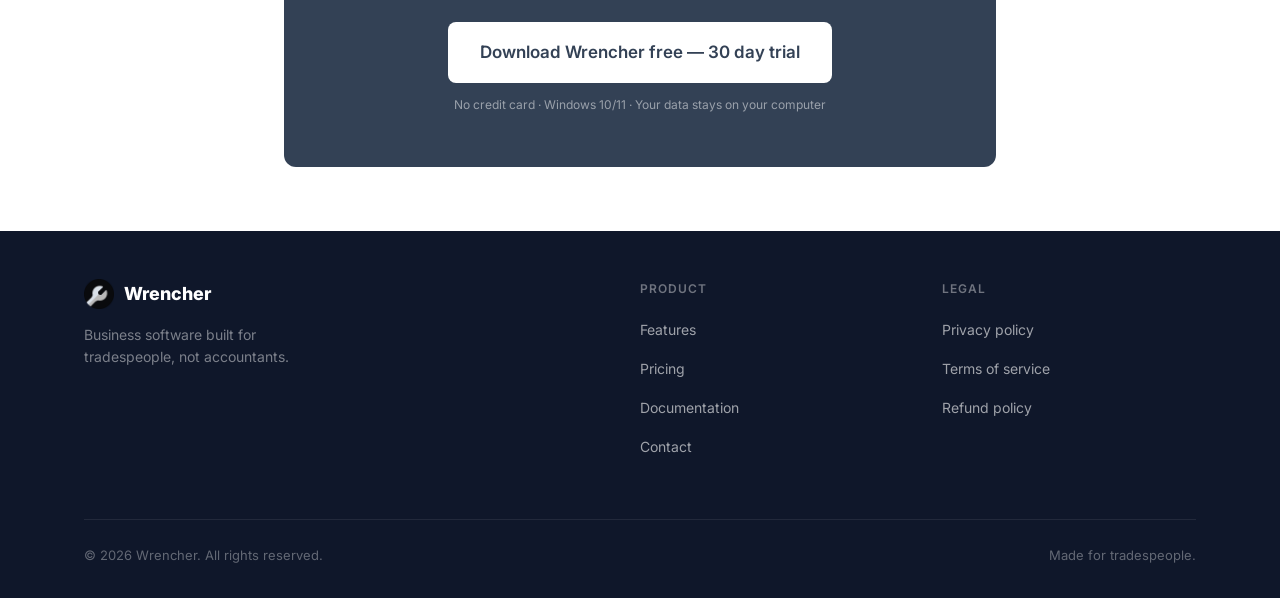
<file: tools/tax-calculator.html>
<!DOCTYPE html>
<html lang="en">
<head>
  <meta charset="UTF-8">
  <meta name="viewport" content="width=device-width, initial-scale=1.0">
  <title>Free VAT & Tax Calculator for Tradespeople — UK, US, Canada, Australia | Wrencher</title>
  <meta name="description" content="Free VAT and tax calculator for tradespeople. Add or remove VAT, GST, or sales tax instantly. Supports UK (20%), US, Canada (GST/HST), and Australia (GST 10%).">
  <link rel="icon" href="../assets/img/favicon.png">
  <link rel="stylesheet" href="../assets/css/style.css">
  <link href="https://fonts.googleapis.com/css2?family=Inter:wght@400;500;600;700;800&display=swap" rel="stylesheet">
  <script defer src="https://cdn.vercel-insights.com/v1/script.js"></script>
  <script defer src="https://cloud.umami.is/script.js" data-website-id="907d2de6-1e8d-4fe0-9528-f3a0af5a8998"></script>
</head>
<body>

<nav class="nav">
  <div class="nav__inner">
    <a href="../index.html" class="nav__brand"><img src="../assets/img/logo.png" alt="Wrencher logo">Wrencher</a>
    <ul class="nav__links">
      <li><a href="../index.html">Home</a></li>
      <li><a href="../features.html">Features</a></li>
      <li><a href="index.html">Tools</a></li>
      <li><a href="../pricing.html">Pricing</a></li>
      <li><a href="../docs.html">Docs</a></li>
      <li><a href="../contact.html">Contact</a></li>
    </ul>
    <div class="nav__cta">
      <a data-umami-event="download-click" href="https://github.com/balogtibike/wrencher/releases/latest/download/WrencherSetup.exe" class="btn btn-primary" style="height:40px;padding:0 18px;font-size:14px;">Download free trial</a>
    </div>
    <button class="nav__hamburger" aria-label="Menu"><span></span><span></span><span></span></button>
  </div>
</nav>

<div class="page-header">
  <div class="container">
    <span class="section__label"><a href="index.html" style="color:var(--blue);text-decoration:none;">Free tools</a> &nbsp;›&nbsp; VAT / Tax calculator</span>
    <h1>VAT &amp; Tax Calculator</h1>
    <p>Add tax to a net amount, or remove tax from a gross amount. Free, instant, no sign-up.</p>
  </div>
</div>

<section class="section" style="padding-top:40px;padding-bottom:64px;">
  <div class="container" style="max-width:760px;">

    <!-- Top CTA -->
    <div class="calc-cta-top">
      <span>Wrencher calculates tax automatically on every quote and invoice you create.</span>
      <a data-umami-event="download-click" href="https://github.com/balogtibike/wrencher/releases/latest/download/WrencherSetup.exe">Try it free for 30 days →</a>
    </div>

    <!-- Country selector -->
    <div class="country-bar">
      <span>Your country:</span>
      <button class="country-btn active" onclick="setCountry('uk',this)">🇬🇧 UK</button>
      <button class="country-btn" onclick="setCountry('us',this)">🇺🇸 US</button>
      <button class="country-btn" onclick="setCountry('ca',this)">🇨🇦 Canada</button>
      <button class="country-btn" onclick="setCountry('au',this)">🇦🇺 Australia</button>
    </div>

    <!-- Calculator -->
    <div class="calc-card">
      <div class="calc-grid">
        <div class="calc-field">
          <label for="amount">Amount (<span class="lbl-currency">£</span>)</label>
          <input type="number" id="amount" placeholder="0.00" min="0" step="0.01" oninput="calculate()">
        </div>
        <div class="calc-field">
          <label for="rate">Tax rate (%)</label>
          <input type="number" id="rate" value="20" min="0" max="100" step="0.1" oninput="calculate()">
        </div>
        <div class="calc-field full">
          <label>Calculate</label>
          <div style="display:flex;gap:12px;">
            <label style="display:flex;align-items:center;gap:8px;font-weight:400;cursor:pointer;">
              <input type="radio" name="mode" value="add" checked onchange="calculate()">
              Add tax to net amount (ex. tax → inc. tax)
            </label>
            <label style="display:flex;align-items:center;gap:8px;font-weight:400;cursor:pointer;">
              <input type="radio" name="mode" value="remove" onchange="calculate()">
              Remove tax from gross amount (inc. tax → ex. tax)
            </label>
          </div>
        </div>
      </div>

      <div class="calc-result">
        <h3>Result</h3>
        <div class="result-row">
          <span id="lbl-net">Net amount (ex. VAT)</span>
          <span class="result-val" id="res-net">—</span>
        </div>
        <div class="result-row">
          <span id="lbl-tax">VAT (20%)</span>
          <span class="result-val" id="res-tax">—</span>
        </div>
        <div class="result-row total">
          <span id="lbl-gross">Gross amount (inc. VAT)</span>
          <span class="result-val" id="res-gross">—</span>
        </div>
      </div>
    </div>

    <!-- Info section -->
    <div class="docs__section" style="margin-top:40px;">
      <h2 id="info-heading">VAT rates in the UK</h2>
      <div id="info-body">
        <p>VAT (Value Added Tax) is charged on most goods and services in the UK. The standard rate is <strong>20%</strong>. Some goods and services attract a reduced rate of 5% (e.g. domestic energy, children's car seats) or are zero-rated (e.g. most food, books, children's clothing).</p>
        <h3>When do tradespeople charge VAT?</h3>
        <p>You must register for VAT if your VAT-taxable turnover exceeds the current threshold (£90,000 for 2024/25). Once registered, you charge VAT on your services and materials and can reclaim VAT on your business purchases.</p>
        <h3>How to use this calculator</h3>
        <p>Enter the amount and select whether you want to add VAT (for quoting a price to a client) or remove VAT (to find the net amount from a VAT-inclusive price). The standard 20% rate is pre-filled — change it if you need to calculate at the reduced 5% rate.</p>
      </div>
    </div>

    <!-- Bottom CTA -->
    <div class="calc-cta-bottom">
      <h3>Quoting clients and calculating tax one job at a time?</h3>
      <p>Wrencher handles VAT automatically on every quote and invoice — you just enter your prices and it does the maths. Your clients get a professional PDF, you get paid faster.</p>
      <a data-umami-event="download-click" href="https://github.com/balogtibike/wrencher/releases/latest/download/WrencherSetup.exe" class="btn btn-primary btn-lg" style="background:white;color:var(--slate);">Download Wrencher free — 30 day trial</a>
      <p style="margin-top:12px;font-size:12px;color:rgba(255,255,255,.5);">No credit card · Windows 10/11 · Your data stays on your computer</p>
    </div>

  </div>
</section>

<footer class="footer">
  <div class="container">
    <div class="footer__inner" style="grid-template-columns:2fr 1fr 1fr;">
      <div><a href="../index.html" class="footer__brand"><img src="../assets/img/logo.png" alt="Wrencher">Wrencher</a><p class="footer__tagline">Business software built for tradespeople, not accountants.</p></div>
      <div class="footer__col"><h5>Product</h5><ul><li><a href="../features.html">Features</a></li><li><a href="../pricing.html">Pricing</a></li><li><a href="../docs.html">Documentation</a></li><li><a href="../contact.html">Contact</a></li></ul></div>
      <div class="footer__col"><h5>Legal</h5><ul><li><a href="../privacy.html">Privacy policy</a></li><li><a href="../terms.html">Terms of service</a></li><li><a href="../refund.html">Refund policy</a></li></ul></div>
    </div>
    <div class="footer__bottom"><span class="footer__copy">© 2026 Wrencher. All rights reserved.</span><span class="footer__copy">Made for tradespeople.</span></div>
  </div>
</footer>

<script src="../assets/js/main.js"></script>
<script>
const COUNTRIES = {
  uk: { sym:'£', name:'VAT', rate:20, label:'UK',
    info_h: 'VAT rates in the UK',
    info: '<p>VAT (Value Added Tax) is charged on most goods and services in the UK. The standard rate is <strong>20%</strong>. Some goods and services attract a reduced rate of 5% or are zero-rated.</p><h3>When do tradespeople charge VAT?</h3><p>You must register for VAT if your VAT-taxable turnover exceeds £90,000. Once registered, you charge VAT on your services and materials and can reclaim VAT on your business purchases.</p><h3>How to use this calculator</h3><p>Enter the amount and select whether to add or remove VAT. Change the rate to 5% if you need the reduced rate calculation.</p>' },
  us: { sym:'$', name:'Sales Tax', rate:0, label:'US',
    info_h: 'Sales tax in the United States',
    info: '<p>Sales tax in the US is set at the state and local level — there is no federal sales tax. Rates vary from 0% to over 10% depending on your state and city.</p><h3>Common state sales tax rates</h3><p>California: 7.25% base · Texas: 6.25% · Florida: 6% · New York: 4% base · No sales tax: Oregon, Montana, New Hampshire, Delaware.</p><h3>How to use this calculator</h3><p>Enter your state sales tax rate in the Tax rate field. Your accountant or state revenue authority can confirm the exact rate including local additions.</p>' },
  ca: { sym:'$', name:'GST/HST', rate:5, label:'CA',
    info_h: 'GST and HST in Canada',
    info: '<p>Canada charges GST (Goods and Services Tax) at <strong>5%</strong> federally. Most provinces also charge PST (Provincial Sales Tax), or combine them into HST (Harmonized Sales Tax).</p><h3>Common rates by province</h3><p>Ontario: HST 13% · British Columbia: GST 5% + PST 7% = 12% · Alberta: GST 5% only · Quebec: GST 5% + QST 9.975% · Nova Scotia: HST 15%.</p><h3>How to use this calculator</h3><p>Enter the combined rate for your province. If your province has HST, enter that single rate. If separate GST + PST, add them together.</p>' },
  au: { sym:'$', name:'GST', rate:10, label:'AU',
    info_h: 'GST in Australia',
    info: '<p>GST (Goods and Services Tax) in Australia is charged at a flat <strong>10%</strong> on most goods and services. It applies nationwide with no state variations.</p><h3>When do tradespeople register for GST?</h3><p>You must register for GST if your annual turnover is $75,000 or more ($150,000 for non-profits). Once registered, you charge GST and can claim GST credits on your business expenses.</p><h3>How to use this calculator</h3><p>The rate is pre-set to 10%. Use "Add tax" to calculate the GST-inclusive price for a client, or "Remove tax" to find the GST-exclusive amount from a total that already includes GST.</p>' },
};

let current = localStorage.getItem('wrencher_country') || 'uk';

function setCountry(code, btn) {
  current = code;
  localStorage.setItem('wrencher_country', code);
  document.querySelectorAll('.country-btn').forEach(b => b.classList.remove('active'));
  btn.classList.add('active');
  const c = COUNTRIES[code];
  document.querySelectorAll('.lbl-currency').forEach(el => el.textContent = c.sym);
  document.getElementById('rate').value = c.rate;
  document.getElementById('info-heading').textContent = c.info_h;
  document.getElementById('info-body').innerHTML = c.info;
  calculate();
}

function fmt(n) {
  const c = COUNTRIES[current];
  return c.sym + n.toFixed(2).replace(/\B(?=(\d{3})+(?!\d))/g, ',');
}

function calculate() {
  const c      = COUNTRIES[current];
  const amt    = parseFloat(document.getElementById('amount').value) || 0;
  const rate   = parseFloat(document.getElementById('rate').value) || 0;
  const mode   = document.querySelector('input[name="mode"]:checked').value;
  const taxName = c.name + ' (' + rate + '%)';
  let net, tax, gross;

  if (mode === 'add') {
    net   = amt;
    tax   = net * rate / 100;
    gross = net + tax;
    document.getElementById('lbl-net').textContent   = 'Net amount (ex. ' + c.name + ')';
    document.getElementById('lbl-gross').textContent = 'Gross amount (inc. ' + c.name + ')';
  } else {
    gross = amt;
    net   = gross / (1 + rate / 100);
    tax   = gross - net;
    document.getElementById('lbl-net').textContent   = 'Net amount (ex. ' + c.name + ')';
    document.getElementById('lbl-gross').textContent = 'Gross amount entered';
  }

  document.getElementById('lbl-tax').textContent  = taxName;
  document.getElementById('res-net').textContent  = amt ? fmt(net)   : '—';
  document.getElementById('res-tax').textContent  = amt ? fmt(tax)   : '—';
  document.getElementById('res-gross').textContent = amt ? fmt(gross) : '—';
}

// Init
(function() {
  const saved = localStorage.getItem('wrencher_country') || 'uk';
  const btn = document.querySelector(`.country-btn[onclick*="'${saved}'"]`);
  if (btn) setCountry(saved, btn);
  else calculate();
})();
</script>
</body>
</html>
</file>
<file: assets/css/style.css>
/* ── Wrencher · style.css ─────────────────────────────────────────────── */

@import url('https://fonts.googleapis.com/css2?family=Inter:wght@400;500;600;700;800&display=swap');

/* ── Tokens ──────────────────────────────────────────────────────────── */
:root {
  --ink:    #0f172a;
  --slate:  #334155;
  --steel:  #64748b;
  --rule:   #e2e8f0;
  --paper:  #f8fafc;
  --white:  #ffffff;
  --blue:   #1d4ed8;
  --blue-h: #1e40af;
  --green:  #166534;
  --amber:  #854d0e;
  --red:    #dc2626;

  --radius: 10px;
  --shadow: 0 4px 24px rgba(15,23,42,.08);
  --shadow-lg: 0 12px 48px rgba(15,23,42,.13);

  --max: 1160px;
  --nav-h: 68px;
}

/* ── Reset ───────────────────────────────────────────────────────────── */
*, *::before, *::after { box-sizing: border-box; margin: 0; padding: 0; }
html { scroll-behavior: smooth; -webkit-font-smoothing: antialiased; }
body {
  font-family: 'Inter', system-ui, sans-serif;
  font-size: 17px;
  line-height: 1.7;
  color: var(--ink);
  background: var(--white);
}
img { max-width: 100%; display: block; }
a { color: var(--blue); text-decoration: none; }
a:hover { text-decoration: underline; }

/* ── Utilities ───────────────────────────────────────────────────────── */
.container { max-width: var(--max); margin: 0 auto; padding: 0 24px; }
.paper { background: var(--paper); }
.white { background: var(--white); }
.text-center { text-align: center; }
.text-steel { color: var(--steel); }

/* ── Typography ──────────────────────────────────────────────────────── */
h1 { font-size: clamp(36px, 5vw, 58px); font-weight: 800; line-height: 1.1; letter-spacing: -0.03em; color: var(--ink); }
h2 { font-size: clamp(28px, 3.5vw, 40px); font-weight: 700; line-height: 1.2; letter-spacing: -0.02em; color: var(--ink); }
h3 { font-size: 20px; font-weight: 700; line-height: 1.3; color: var(--ink); }
h4 { font-size: 15px; font-weight: 600; color: var(--steel); letter-spacing: 0.06em; text-transform: uppercase; }
p { max-width: 68ch; }

/* ── Buttons ─────────────────────────────────────────────────────────── */
.btn {
  display: inline-flex; align-items: center; gap: 8px;
  font-family: inherit; font-size: 15px; font-weight: 600;
  padding: 13px 26px; border-radius: 8px; border: none;
  cursor: pointer; transition: background .15s, transform .1s;
  text-decoration: none; white-space: nowrap;
}
.btn:hover { text-decoration: none; }
.btn-primary {
  background: var(--slate); color: var(--white);
}
.btn-primary:hover { background: #1e293b; transform: translateY(-1px); }
.btn-outline {
  background: transparent; color: var(--slate);
  border: 1.5px solid var(--rule);
}
.btn-outline:hover { border-color: var(--slate); background: var(--paper); }
.btn-lg { font-size: 17px; padding: 16px 32px; }

/* ── Nav ─────────────────────────────────────────────────────────────── */
.nav {
  position: sticky; top: 0; z-index: 100;
  background: var(--white);
  border-bottom: 1px solid var(--rule);
  height: var(--nav-h);
  display: flex; align-items: center;
}
.nav__inner {
  display: flex; align-items: center;
  justify-content: space-between;
  width: 100%; max-width: var(--max);
  margin: 0 auto; padding: 0 24px;
}
.nav__brand {
  display: flex; align-items: center; gap: 10px;
  font-size: 20px; font-weight: 800; color: var(--ink);
  text-decoration: none;
}
.nav__brand img { width: 34px; height: 34px; border-radius: 8px; }
.nav__links {
  display: flex; align-items: center; gap: 32px;
  list-style: none;
}
.nav__links a {
  font-size: 15px; font-weight: 500; color: var(--steel);
  transition: color .15s;
}
.nav__links a:hover { color: var(--ink); text-decoration: none; }
.nav__cta { display: flex; align-items: center; gap: 12px; }
.nav__hamburger {
  display: none; flex-direction: column; gap: 5px;
  background: none; border: none; cursor: pointer; padding: 4px;
}
.nav__hamburger span {
  display: block; width: 22px; height: 2px;
  background: var(--ink); border-radius: 2px;
  transition: .2s;
}

/* ── Hero ────────────────────────────────────────────────────────────── */
.hero {
  padding: 80px 0 0;
  background: var(--white);
  overflow: hidden;
}
.hero__inner {
  display: grid;
  grid-template-columns: 1fr 1fr;
  gap: 64px;
  align-items: center;
  max-width: var(--max);
  margin: 0 auto;
  padding: 0 24px;
}
.hero__tag {
  display: inline-block;
  font-size: 13px; font-weight: 600;
  color: var(--blue);
  background: #eff6ff;
  padding: 4px 12px; border-radius: 20px;
  margin-bottom: 20px;
}
.hero__headline { margin-bottom: 20px; }
.hero__sub {
  font-size: 19px; color: var(--steel);
  line-height: 1.6; margin-bottom: 36px;
  max-width: 52ch;
}
.hero__ctas { display: flex; align-items: center; gap: 16px; flex-wrap: wrap; }
.hero__note {
  margin-top: 14px;
  font-size: 13px; color: var(--steel);
}
.hero__screenshot {
  position: relative;
  padding-bottom: 40px;
}
.hero__screenshot img {
  border-radius: 12px;
  box-shadow: var(--shadow-lg);
  border: 1px solid var(--rule);
  width: 100%;
}
.hero__stripe {
  position: absolute; bottom: 0; right: -24px;
  width: 60%; height: 200px;
  background: var(--paper);
  border-radius: 12px 0 0 0;
  z-index: -1;
}

/* ── Stats bar ───────────────────────────────────────────────────────── */
.stats {
  background: var(--slate);
  padding: 28px 0;
  margin-top: 0;
}
.stats__inner {
  display: flex; justify-content: center;
  gap: 64px; flex-wrap: wrap;
}
.stats__item { text-align: center; }
.stats__num {
  font-size: 28px; font-weight: 800;
  color: var(--white); line-height: 1;
}
.stats__label {
  font-size: 13px; color: rgba(255,255,255,.6);
  margin-top: 4px;
}

/* ── Section base ────────────────────────────────────────────────────── */
.section { padding: 96px 0; }
.section__label {
  font-size: 13px; font-weight: 600;
  color: var(--blue); letter-spacing: 0.05em;
  text-transform: uppercase;
  margin-bottom: 12px;
  display: block;
}
.section__heading { margin-bottom: 16px; }
.section__sub {
  font-size: 18px; color: var(--steel);
  line-height: 1.65; margin-bottom: 48px;
  max-width: 60ch;
}

/* ── Pain section ────────────────────────────────────────────────────── */
.pain { background: var(--paper); }
.pain__grid {
  display: grid;
  grid-template-columns: repeat(2, 1fr);
  gap: 20px;
}
.pain__card {
  background: var(--white);
  border: 1px solid var(--rule);
  border-radius: var(--radius);
  padding: 24px;
  transition: border-color .2s;
}
.pain__card:hover { border-color: #94a3b8; }
.pain__card-inner {
  display: flex;
  align-items: flex-start;
  gap: 14px;
}
.pain__card-icon {
  flex-shrink: 0;
  width: 2.2em;
  height: 2.2em;
  margin-top: 2px;
}
.pain__card-icon img {
  width: 100%;
  height: 100%;
  opacity: .65;
}
.pain__icon {
  font-size: 22px; margin-bottom: 12px;
}
.pain__text {
  font-size: 16px; line-height: 1.65;
  color: var(--steel); max-width: none;
  margin: 0;
}

/* ── Features overview ───────────────────────────────────────────────── */
.features-overview { background: var(--white); }
.features-overview__grid {
  display: grid;
  grid-template-columns: repeat(3, 1fr);
  gap: 28px;
}
.feat-card {
  padding: 28px;
  border: 1px solid var(--rule);
  border-radius: var(--radius);
  transition: box-shadow .2s, transform .2s;
}
.feat-card:hover {
  box-shadow: var(--shadow);
  transform: translateY(-2px);
}
.feat-card__icon {
  width: 44px; height: 44px;
  background: var(--paper);
  border-radius: 10px;
  display: flex; align-items: center; justify-content: center;
  font-size: 20px;
  margin-bottom: 16px;
}
.feat-card__title { margin-bottom: 8px; font-size: 17px; }
.feat-card__body { font-size: 15px; color: var(--steel); max-width: none; }

/* ── Screenshots section ─────────────────────────────────────────────── */
.screenshots { background: var(--paper); }
.screenshots__grid {
  display: grid;
  grid-template-columns: 1fr 1fr;
  gap: 24px;
}
.screenshots__grid--3 {
  grid-template-columns: repeat(3, 1fr);
}
.shot {
  border-radius: var(--radius);
  overflow: hidden;
  border: 1px solid var(--rule);
  box-shadow: var(--shadow);
}
.shot img { width: 100%; height: auto; }
.shot__cap {
  background: var(--white);
  padding: 14px 16px;
  font-size: 14px; font-weight: 600;
  color: var(--steel);
  border-top: 1px solid var(--rule);
}

/* ── Pricing ─────────────────────────────────────────────────────────── */
.pricing { background: var(--white); }
.pricing__grid {
  display: grid;
  grid-template-columns: repeat(3, 1fr);
  gap: 20px;
  align-items: start;
}
.price-card {
  border: 1px solid var(--rule);
  border-radius: 12px;
  padding: 32px 28px;
  position: relative;
}
.price-card--featured {
  border-color: var(--slate);
  border-width: 2px;
}
.price-card__badge {
  position: absolute;
  top: -13px; left: 50%;
  transform: translateX(-50%);
  background: var(--slate);
  color: var(--white);
  font-size: 12px; font-weight: 700;
  padding: 4px 14px;
  border-radius: 20px;
  white-space: nowrap;
}
.price-card__name {
  font-size: 14px; font-weight: 600;
  color: var(--steel); text-transform: uppercase;
  letter-spacing: 0.06em;
  margin-bottom: 20px;
}
.price-card__amount {
  margin-bottom: 6px;
}
.price-card__num {
  font-size: 48px; font-weight: 800;
  line-height: 1; color: var(--ink);
}
.price-card__currency {
  font-size: 22px; font-weight: 700;
  vertical-align: top; margin-top: 8px;
  display: inline-block;
}
.price-card__period {
  font-size: 15px; color: var(--steel);
  margin-bottom: 4px;
}
.price-card__was {
  font-size: 14px; color: var(--steel);
  margin-bottom: 20px;
}
.price-card__was s { color: var(--steel); }
.price-card__was strong { color: var(--green); }
.price-card__divider {
  height: 1px; background: var(--rule);
  margin: 20px 0;
}
.price-card__features {
  list-style: none;
  margin-bottom: 28px;
}
.price-card__features li {
  font-size: 15px; color: var(--ink);
  padding: 6px 0;
  display: flex; align-items: flex-start; gap: 10px;
}
.price-card__features li::before {
  content: "✓";
  color: var(--green);
  font-weight: 700;
  flex-shrink: 0;
  margin-top: 1px;
}
.price-card__features li.na {
  color: var(--steel);
}
.price-card__features li.na::before {
  content: "—";
  color: var(--rule);
}
.price-card .btn { width: 100%; justify-content: center; }
.pricing__note {
  text-align: center;
  margin-top: 28px;
  font-size: 14px; color: var(--steel);
}

/* ── FAQ ─────────────────────────────────────────────────────────────── */
.faq { background: var(--paper); }
.faq__list { max-width: 720px; margin: 0 auto; }
.faq__item {
  border-bottom: 1px solid var(--rule);
}
.faq__q {
  width: 100%; background: none; border: none;
  display: flex; justify-content: space-between; align-items: center;
  padding: 22px 0;
  font-family: inherit; font-size: 17px; font-weight: 600;
  color: var(--ink); cursor: pointer; text-align: left; gap: 16px;
}
.faq__q svg {
  flex-shrink: 0; transition: transform .2s;
  color: var(--steel);
}
.faq__item.open .faq__q svg { transform: rotate(45deg); }
.faq__a {
  display: none;
  padding: 0 0 22px;
  font-size: 16px; color: var(--steel);
  line-height: 1.7;
}
.faq__item.open .faq__a { display: block; }

/* ── Final CTA ───────────────────────────────────────────────────────── */
.cta-section {
  background: var(--slate);
  padding: 96px 0;
  text-align: center;
}
.cta-section h2 { color: var(--white); margin-bottom: 16px; }
.cta-section p { color: rgba(255,255,255,.7); margin: 0 auto 36px; font-size: 18px; }
.cta-section .btn-primary {
  background: var(--white); color: var(--slate);
}
.cta-section .btn-primary:hover { background: var(--paper); }
.cta-section__note {
  margin-top: 14px;
  font-size: 13px; color: rgba(255,255,255,.5);
}

/* ── Footer ──────────────────────────────────────────────────────────── */
.footer {
  background: var(--ink);
  padding: 48px 0 32px;
}
.footer__inner {
  display: grid;
  grid-template-columns: 2fr 1fr 1fr 1fr;
  gap: 48px;
  margin-bottom: 48px;
}
.footer__brand {
  display: flex; align-items: center; gap: 10px;
  font-size: 18px; font-weight: 800;
  color: var(--white); margin-bottom: 14px;
  text-decoration: none;
}
.footer__brand img { width: 30px; height: 30px; border-radius: 6px; }
.footer__tagline {
  font-size: 14px; color: rgba(255,255,255,.45);
  max-width: 28ch; line-height: 1.6;
}
.footer__col h5 {
  font-size: 12px; font-weight: 600;
  color: rgba(255,255,255,.4);
  text-transform: uppercase; letter-spacing: 0.08em;
  margin-bottom: 16px;
}
.footer__col ul { list-style: none; }
.footer__col li { margin-bottom: 10px; }
.footer__col a {
  font-size: 14px; color: rgba(255,255,255,.6);
  transition: color .15s;
}
.footer__col a:hover { color: var(--white); text-decoration: none; }
.footer__bottom {
  border-top: 1px solid rgba(255,255,255,.08);
  padding-top: 24px;
  display: flex; justify-content: space-between; align-items: center;
  flex-wrap: wrap; gap: 12px;
}
.footer__copy {
  font-size: 13px; color: rgba(255,255,255,.35);
}

/* ── Page header (inner pages) ───────────────────────────────────────── */
.page-header {
  background: var(--paper);
  padding: 64px 0 48px;
  border-bottom: 1px solid var(--rule);
}
.page-header h1 { font-size: clamp(28px, 4vw, 42px); margin-bottom: 12px; }
.page-header p { font-size: 18px; color: var(--steel); }

/* ── Features page ───────────────────────────────────────────────────── */
.feature-block {
  padding: 80px 0;
  border-bottom: 1px solid var(--rule);
}
.feature-block:last-child { border-bottom: none; }
.feature-block__inner {
  display: grid;
  grid-template-columns: 1fr 1fr;
  gap: 72px;
  align-items: center;
}
.feature-block__inner--rev { direction: rtl; }
.feature-block__inner--rev > * { direction: ltr; }
.feature-block__body { }
.feature-block__tag {
  display: inline-block;
  font-size: 12px; font-weight: 700;
  color: var(--blue); background: #eff6ff;
  padding: 3px 10px; border-radius: 20px;
  margin-bottom: 14px;
}
.feature-block__title { margin-bottom: 14px; }
.feature-block__desc { font-size: 17px; color: var(--steel); margin-bottom: 20px; }
.feature-block__list {
  list-style: none;
}
.feature-block__list li {
  font-size: 15px; color: var(--ink);
  padding: 5px 0; display: flex; align-items: flex-start; gap: 10px;
}
.feature-block__list li::before {
  content: "✓"; color: var(--green);
  font-weight: 700; flex-shrink: 0; margin-top: 1px;
}
.feature-block__img {
  border-radius: 12px;
  box-shadow: var(--shadow-lg);
  border: 1px solid var(--rule);
}

/* ── Docs page ───────────────────────────────────────────────────────── */
.docs__download {
  background: var(--paper);
  border: 1px solid var(--rule);
  border-radius: var(--radius);
  padding: 32px;
  display: flex; align-items: center;
  justify-content: space-between; gap: 24px;
  flex-wrap: wrap;
  margin-bottom: 48px;
}
.docs__download h3 { margin-bottom: 6px; }
.docs__download p { font-size: 15px; color: var(--steel); max-width: none; }
.docs__toc {
  background: var(--paper);
  border: 1px solid var(--rule);
  border-radius: var(--radius);
  padding: 24px;
  margin-bottom: 40px;
}
.docs__toc h4 { margin-bottom: 14px; font-size: 13px; }
.docs__toc ol {
  padding-left: 18px;
  display: grid;
  grid-template-columns: 1fr 1fr;
  gap: 4px 32px;
}
.docs__toc li { font-size: 14px; }
.docs__toc a { color: var(--blue); }
.docs__section { margin-bottom: 48px; }
.docs__section h2 {
  font-size: 24px; padding-top: 24px;
  border-top: 1px solid var(--rule);
  margin-bottom: 16px;
}
.docs__section h3 { font-size: 18px; margin: 20px 0 10px; }
.docs__section p { font-size: 16px; color: var(--steel); margin-bottom: 12px; }
.docs__section ul, .docs__section ol {
  padding-left: 20px; margin-bottom: 12px;
}
.docs__section li { font-size: 15px; color: var(--steel); margin-bottom: 4px; }

/* ── Contact page ────────────────────────────────────────────────────── */
.contact__grid {
  display: grid;
  grid-template-columns: 1fr 1.6fr;
  gap: 72px;
  align-items: start;
}
.contact__info h3 { margin-bottom: 12px; }
.contact__info p { font-size: 16px; color: var(--steel); margin-bottom: 24px; }
.contact__item {
  display: flex; align-items: flex-start; gap: 12px;
  margin-bottom: 16px;
}
.contact__item-icon {
  width: 36px; height: 36px;
  background: var(--paper);
  border-radius: 8px;
  display: flex; align-items: center; justify-content: center;
  font-size: 16px; flex-shrink: 0;
}
.contact__item-text { font-size: 15px; }
.contact__item-label {
  font-size: 12px; color: var(--steel);
  font-weight: 600; text-transform: uppercase;
  letter-spacing: 0.06em;
}
.contact__form {
  background: var(--paper);
  border: 1px solid var(--rule);
  border-radius: 12px;
  padding: 36px;
}
.form-group { margin-bottom: 20px; }
.form-group label {
  display: block;
  font-size: 14px; font-weight: 600;
  color: var(--ink); margin-bottom: 6px;
}
.form-group input,
.form-group select,
.form-group textarea {
  width: 100%;
  font-family: inherit; font-size: 15px;
  color: var(--ink);
  background: var(--white);
  border: 1px solid var(--rule);
  border-radius: 8px;
  padding: 11px 14px;
  transition: border-color .15s;
  outline: none;
}
.form-group input:focus,
.form-group select:focus,
.form-group textarea:focus {
  border-color: var(--slate);
}
.form-group textarea { resize: vertical; min-height: 120px; }
.form-row { display: grid; grid-template-columns: 1fr 1fr; gap: 16px; }
.form-success {
  display: none;
  background: #dcfce7;
  border: 1px solid #166534;
  border-radius: 8px;
  padding: 16px;
  text-align: center;
  color: var(--green);
  font-weight: 600;
  margin-top: 16px;
}

/* ── Legal pages ─────────────────────────────────────────────────────── */
.legal { max-width: 760px; margin: 0 auto; padding: 64px 24px; }
.legal h1 { margin-bottom: 8px; }
.legal__date { font-size: 14px; color: var(--steel); margin-bottom: 40px; }
.legal h2 { font-size: 22px; margin: 36px 0 12px; }
.legal p { font-size: 16px; color: var(--steel); margin-bottom: 14px; }
.legal ul { padding-left: 20px; margin-bottom: 14px; }
.legal li { font-size: 16px; color: var(--steel); margin-bottom: 6px; }

/* ── Responsive ──────────────────────────────────────────────────────── */
@media (max-width: 900px) {
  .hero__inner { grid-template-columns: 1fr; gap: 48px; }
  .hero__screenshot { padding-bottom: 0; }
  .hero__stripe { display: none; }
  .pain__grid { grid-template-columns: 1fr; }
  .features-overview__grid { grid-template-columns: 1fr 1fr; }
  .pricing__grid { grid-template-columns: 1fr; max-width: 420px; margin: 0 auto; }
  .footer__inner { grid-template-columns: 1fr 1fr; }
  .feature-block__inner { grid-template-columns: 1fr; gap: 40px; }
  .feature-block__inner--rev { direction: ltr; }
  .contact__grid { grid-template-columns: 1fr; }
  .screenshots__grid { grid-template-columns: 1fr; }
  .screenshots__grid--3 { grid-template-columns: 1fr; }
}
@media (max-width: 640px) {
  .nav__links { display: none; }
  .nav__hamburger { display: flex; }
  .nav__links.open {
    display: flex; flex-direction: column;
    position: fixed; top: var(--nav-h); left: 0; right: 0;
    background: var(--white);
    border-bottom: 1px solid var(--rule);
    padding: 20px 24px;
    gap: 16px;
    z-index: 99;
  }
  .features-overview__grid { grid-template-columns: 1fr; }
  .footer__inner { grid-template-columns: 1fr; }
  .stats__inner { gap: 32px; }
  .form-row { grid-template-columns: 1fr; }
  .docs__toc ol { grid-template-columns: 1fr; }
}
@media (prefers-reduced-motion: reduce) {
  *, *::before, *::after { transition: none !important; animation: none !important; }
}

/* ── Tools / Calculators ─────────────────────────────────────────────── */
.country-bar {
  display: flex; align-items: center; gap: 8px;
  flex-wrap: wrap; margin-bottom: 28px;
}
.country-bar span {
  font-size: 13px; font-weight: 600; color: var(--steel);
  margin-right: 4px;
}
.country-btn {
  padding: 6px 16px; border-radius: 20px; border: 1.5px solid var(--rule);
  background: var(--white); color: var(--steel);
  font-family: inherit; font-size: 13px; font-weight: 600;
  cursor: pointer; transition: all .15s;
}
.country-btn:hover { border-color: var(--slate); color: var(--ink); }
.country-btn.active {
  background: var(--slate); color: var(--white);
  border-color: var(--slate);
}
.calc-card {
  background: var(--white); border: 1px solid var(--rule);
  border-radius: 12px; padding: 32px;
  margin-bottom: 24px;
}
.calc-grid {
  display: grid; grid-template-columns: 1fr 1fr;
  gap: 20px; margin-bottom: 24px;
}
.calc-field { display: flex; flex-direction: column; gap: 6px; }
.calc-field label {
  font-size: 13px; font-weight: 600; color: var(--steel);
}
.calc-field input, .calc-field select {
  height: 44px; border: 1.5px solid var(--rule);
  border-radius: 8px; padding: 0 14px;
  font-family: inherit; font-size: 15px; color: var(--ink);
  background: var(--white); outline: none;
  transition: border-color .15s;
}
.calc-field input:focus, .calc-field select:focus {
  border-color: var(--slate);
}
.calc-field.full { grid-column: 1 / -1; }
.calc-result {
  background: var(--paper); border: 1px solid var(--rule);
  border-radius: 10px; padding: 24px;
}
.calc-result h3 {
  font-size: 14px; font-weight: 600; color: var(--steel);
  text-transform: uppercase; letter-spacing: 0.05em;
  margin-bottom: 16px;
}
.result-row {
  display: flex; justify-content: space-between;
  align-items: center; padding: 8px 0;
  border-bottom: 1px solid var(--rule);
  font-size: 15px;
}
.result-row:last-child { border-bottom: none; }
.result-row.total {
  font-weight: 700; font-size: 18px;
  color: var(--ink); padding-top: 12px;
}
.result-val { font-weight: 600; color: var(--ink); }
.result-row.total .result-val { color: var(--blue); font-size: 22px; }
.calc-cta-top {
  background: var(--paper); border: 1px solid var(--rule);
  border-radius: 8px; padding: 14px 18px;
  display: flex; align-items: center; justify-content: space-between;
  gap: 16px; flex-wrap: wrap; margin-bottom: 28px;
  font-size: 14px; color: var(--steel);
}
.calc-cta-top a { font-weight: 600; color: var(--blue); white-space: nowrap; }
.calc-cta-bottom {
  background: var(--slate); border-radius: 12px;
  padding: 32px; text-align: center; margin-top: 40px;
}
.calc-cta-bottom h3 { color: var(--white); margin-bottom: 8px; }
.calc-cta-bottom p { color: rgba(255,255,255,.7); font-size: 15px; margin: 0 auto 20px; max-width: 52ch; }
@media (max-width: 640px) {
  .calc-grid { grid-template-columns: 1fr; }
  .calc-cta-top { flex-direction: column; align-items: flex-start; }
}
</file>
